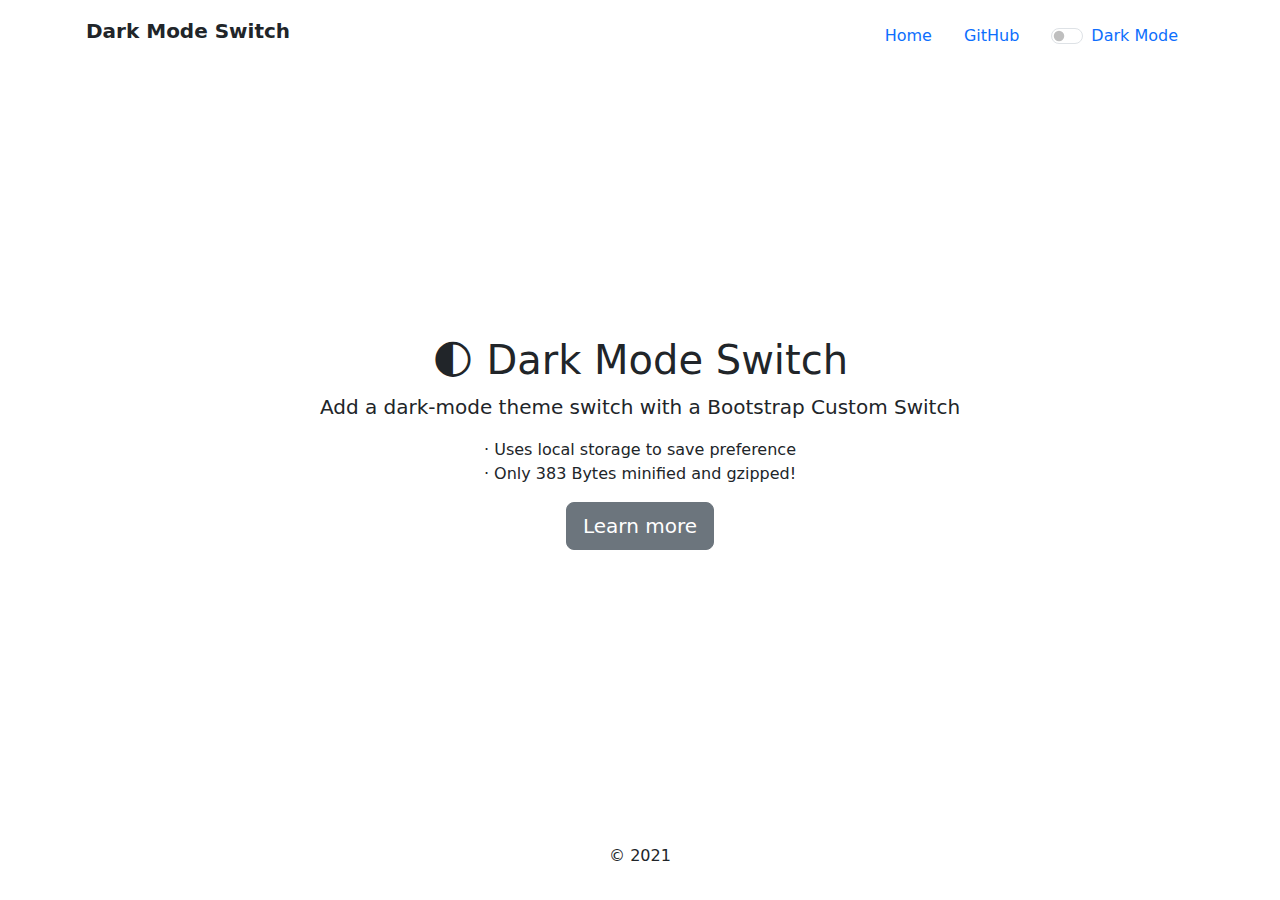
<file: assets/plugins/dark-mode-switch/index.html>
<!doctype html>
<html lang="en" class="h-100">

<head>
  <meta charset="utf-8">
  <meta http-equiv="x-ua-compatible" content="ie=edge">
  <meta name="viewport" content="width=device-width, initial-scale=1">
  <title>Dark Mode Switch</title>
  <meta name="description" content="Add a dark-mode theme toggle with a Bootstrap Custom Switch">

  <link rel="icon"
    href="data:image/svg+xml,<svg xmlns=%22http://www.w3.org/2000/svg%22 viewBox=%220 0 100 100%22><text y=%22.9em%22 font-size=%2280%22>🌓</text></svg>">
  
  <meta property="og:site_name" content="GitHub">
  <meta property="og:image"
    content="https://repository-images.githubusercontent.com/194995309/38db8f80-9db7-11e9-998f-43f2a26d9e0b">
  <meta property="og:title" content="dark-mode-switch">
  <meta property="og:description" content="Add a dark-mode theme toggle with a Bootstrap Custom Switch">
  <meta property="og:url" content="https://coliff.github.io/dark-mode-switch/">
  <link rel="author" href="https://christianoliff.com/">
  <meta name="twitter:creator" content="@christianoliff">
  <meta name="monetization" content="$ilp.uphold.com/Epqzn3YGr2MB">

  <link rel="stylesheet" href="https://cdn.jsdelivr.net/npm/bootstrap@5/dist/css/bootstrap.min.css">

  <!-- IE 11 polyfill for CSS and Custom Properties -->
  <script
    nomodule>window.MSInputMethodContext && document.documentMode && document.write('<link rel="stylesheet" href="https://cdn.jsdelivr.net/npm/bootstrap-ie11@5/css/bootstrap-ie11.min.css"><script src="https://cdn.jsdelivr.net/npm/ie11-custom-properties@4/ie11CustomProperties.min.js"><\/script>');</script>

  <link rel="stylesheet" href="dark-mode.css">

</head>

<body class="bg-white text-center d-flex h-100">

  <div class="container d-flex p-3 mx-auto w-100 flex-column">
    <header class="mb-auto">
      <div class="float-md-start fw-bold fs-5">Dark Mode Switch</div>
      <nav class="nav justify-content-center float-md-end">
        <a class="nav-link active" href="https://coliff.github.io/dark-mode-switch/">Home</a>
        <a class="nav-link" href="https://github.com/coliff/dark-mode-switch" target="_blank">GitHub</a>
        <div class="nav-link">

          <div class="form-check form-switch">
            <input type="checkbox" class="form-check-input" id="darkSwitch">
            <label class="custom-control-label" for="darkSwitch">Dark Mode</label>
          </div>
          <script src="dark-mode-switch.min.js"></script>

        </div>
      </nav>
    </header>

    <main role="main">
      <h1>🌓 Dark Mode Switch</h1>
      <p class="lead">Add a dark-mode theme switch with a Bootstrap Custom Switch</p>
      <ul class="list-unstyled">
        <li>&middot; Uses local storage to save preference</li>
        <li>&middot; Only 383 Bytes minified and gzipped!</li>
      </ul>
      <p>
        <a href="https://github.com/coliff/dark-mode-switch" target="_blank" rel="noopener"
          class="btn btn-lg btn-secondary">
          Learn more
        </a>
      </p>
    </main>

    <footer class="mt-auto">
      <p>&copy; 2021</p>
    </footer>

  </div>
</body>

</html>
</file>
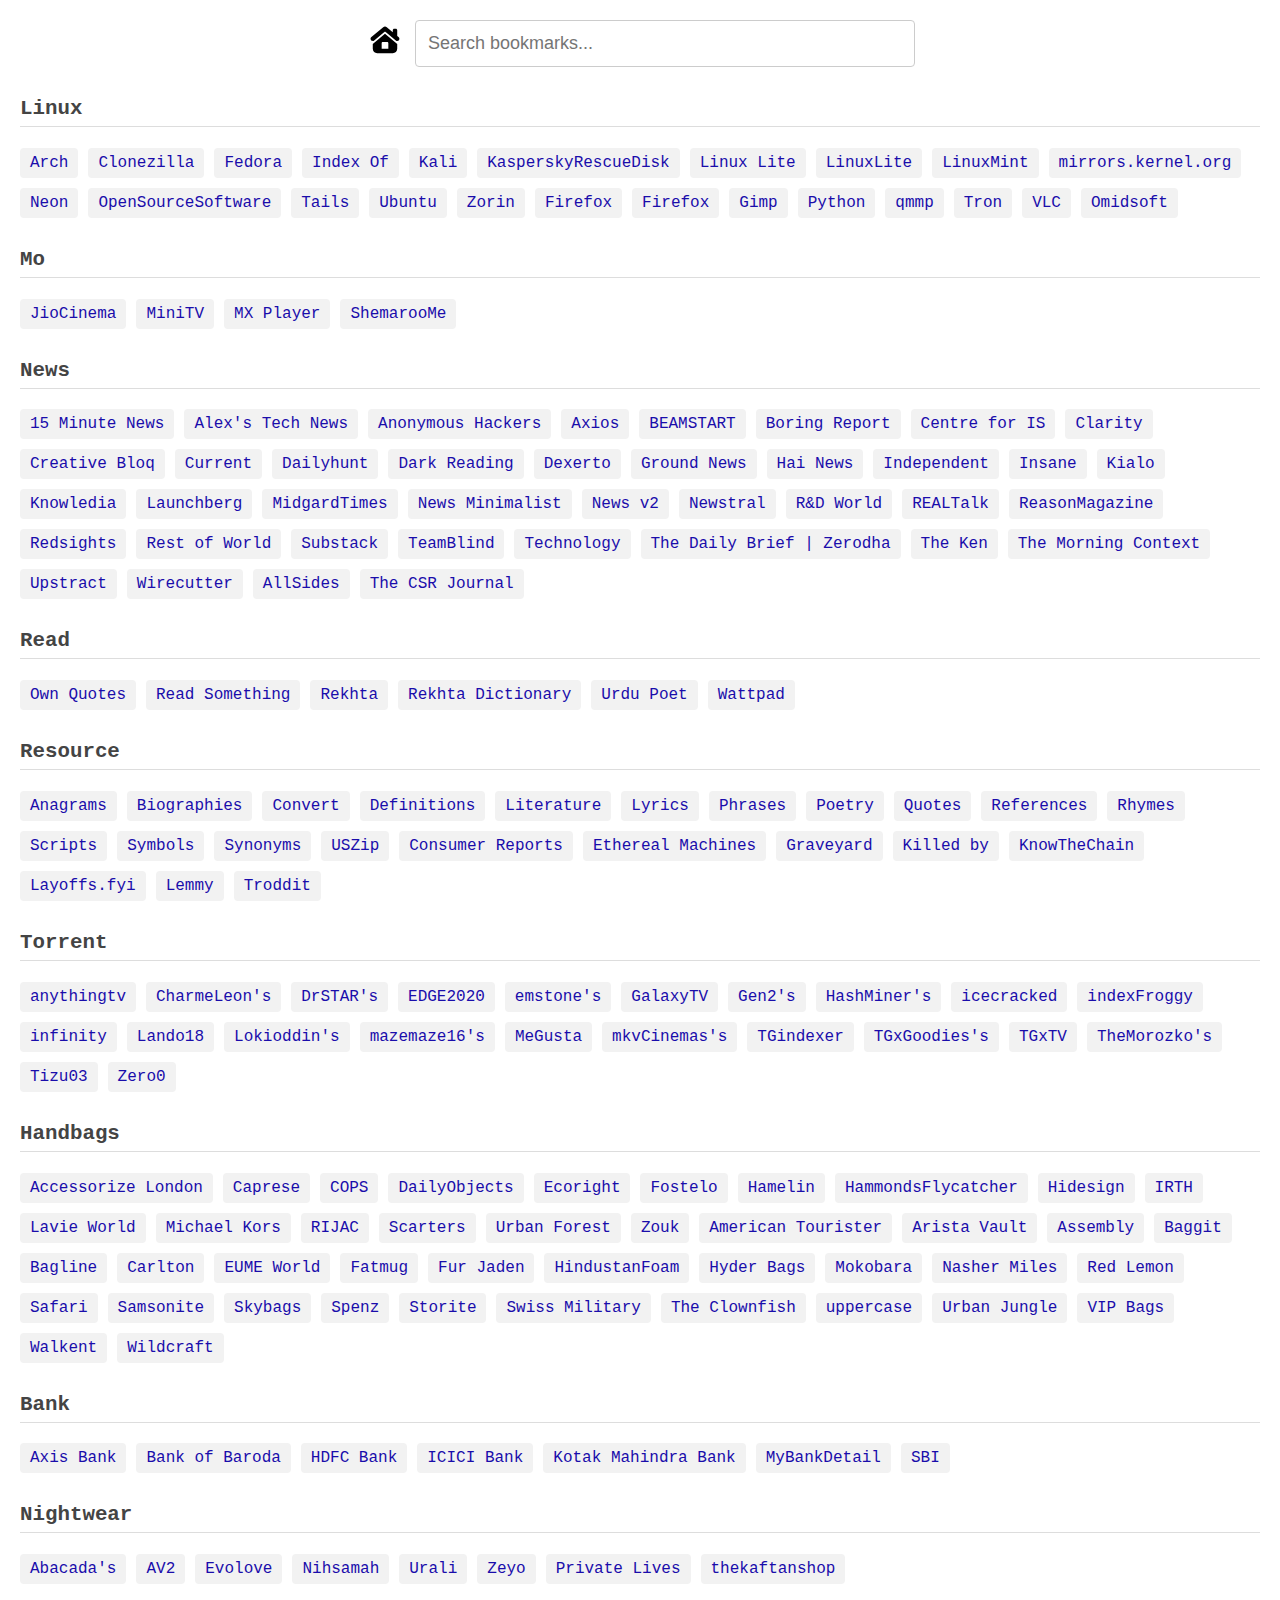
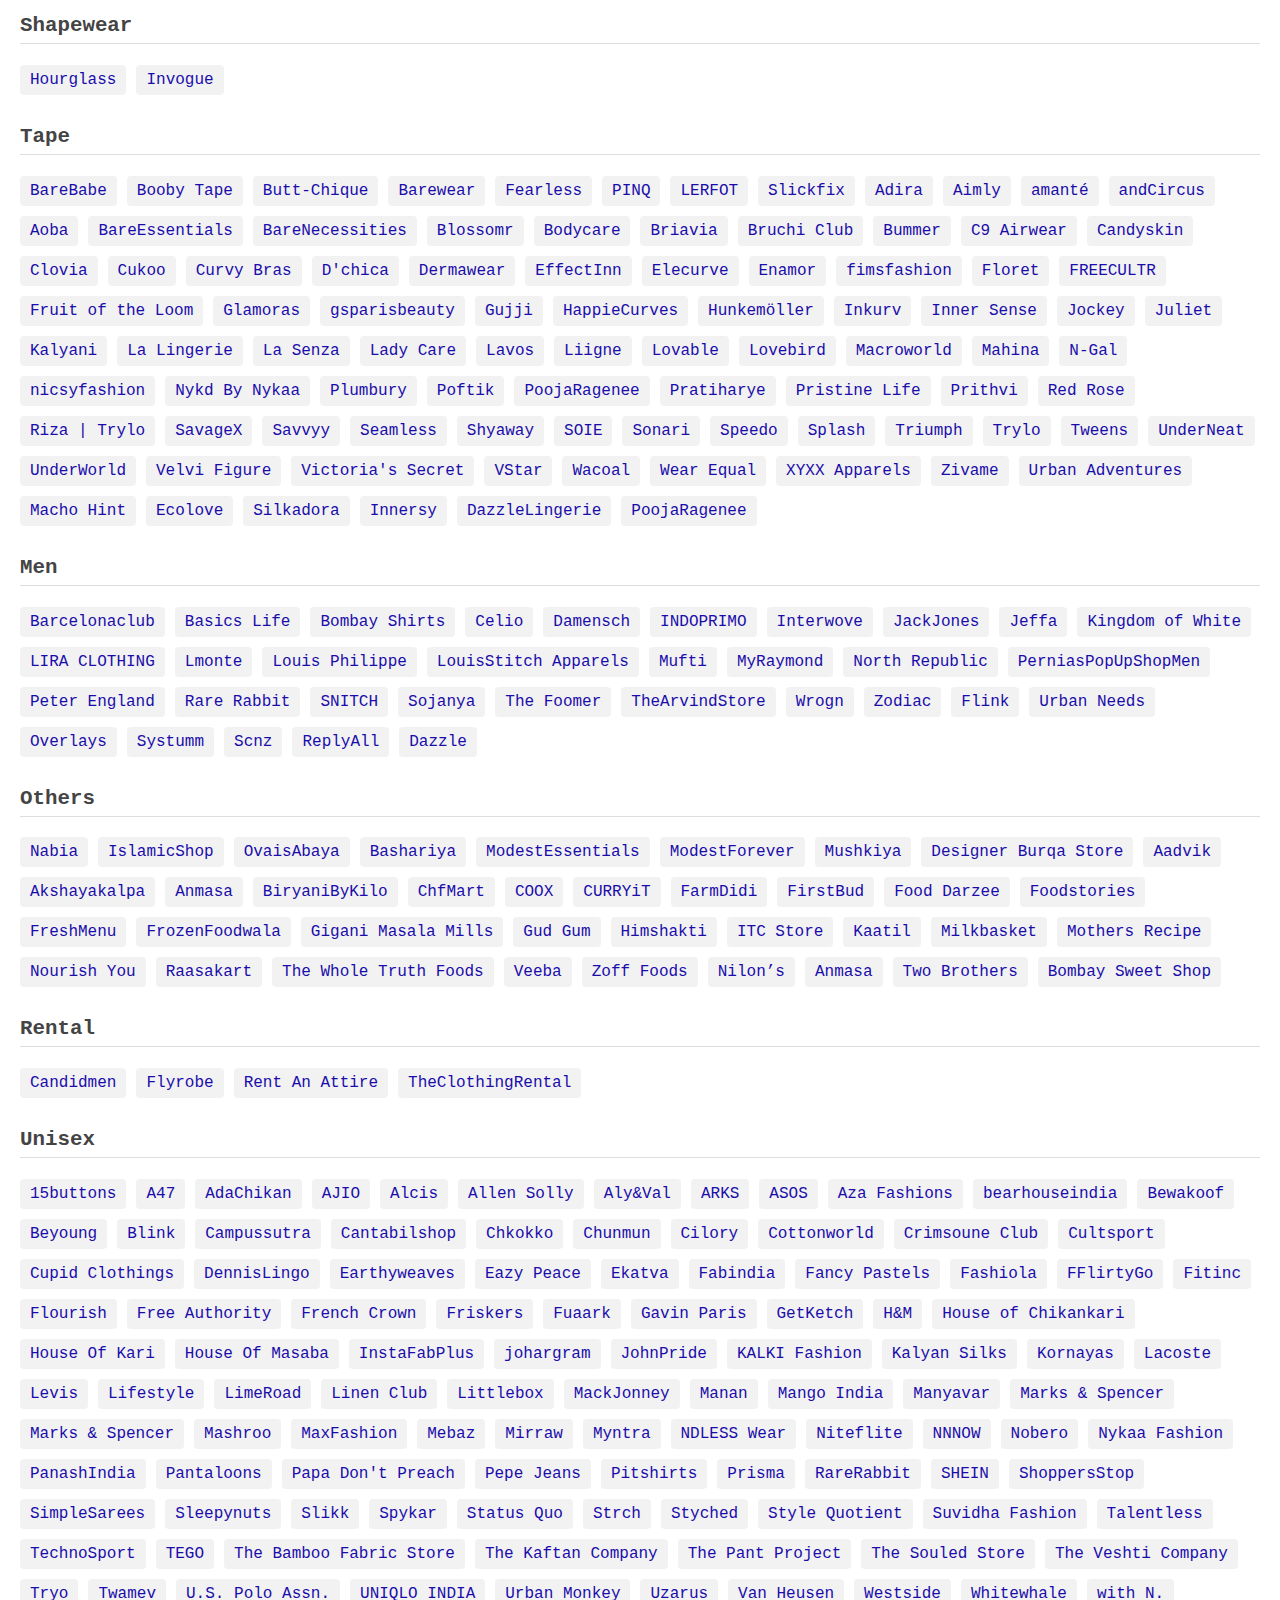
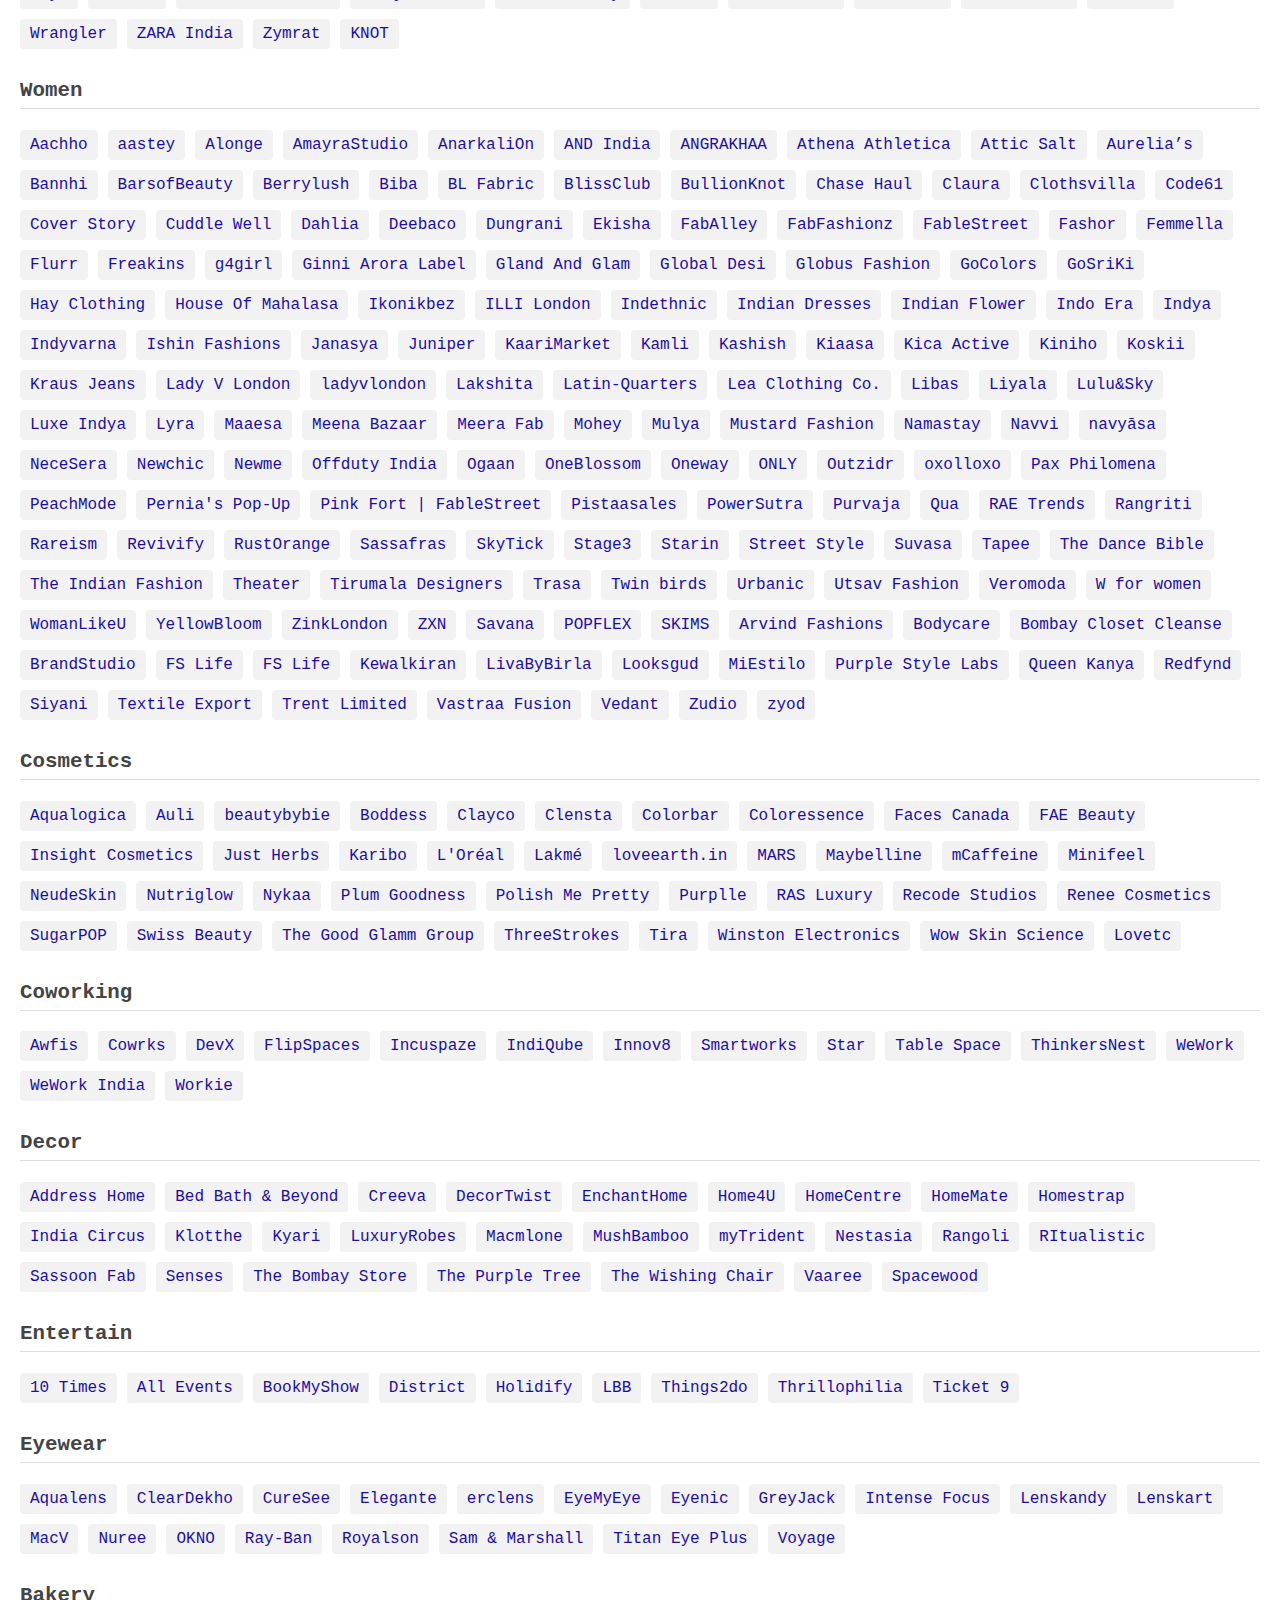
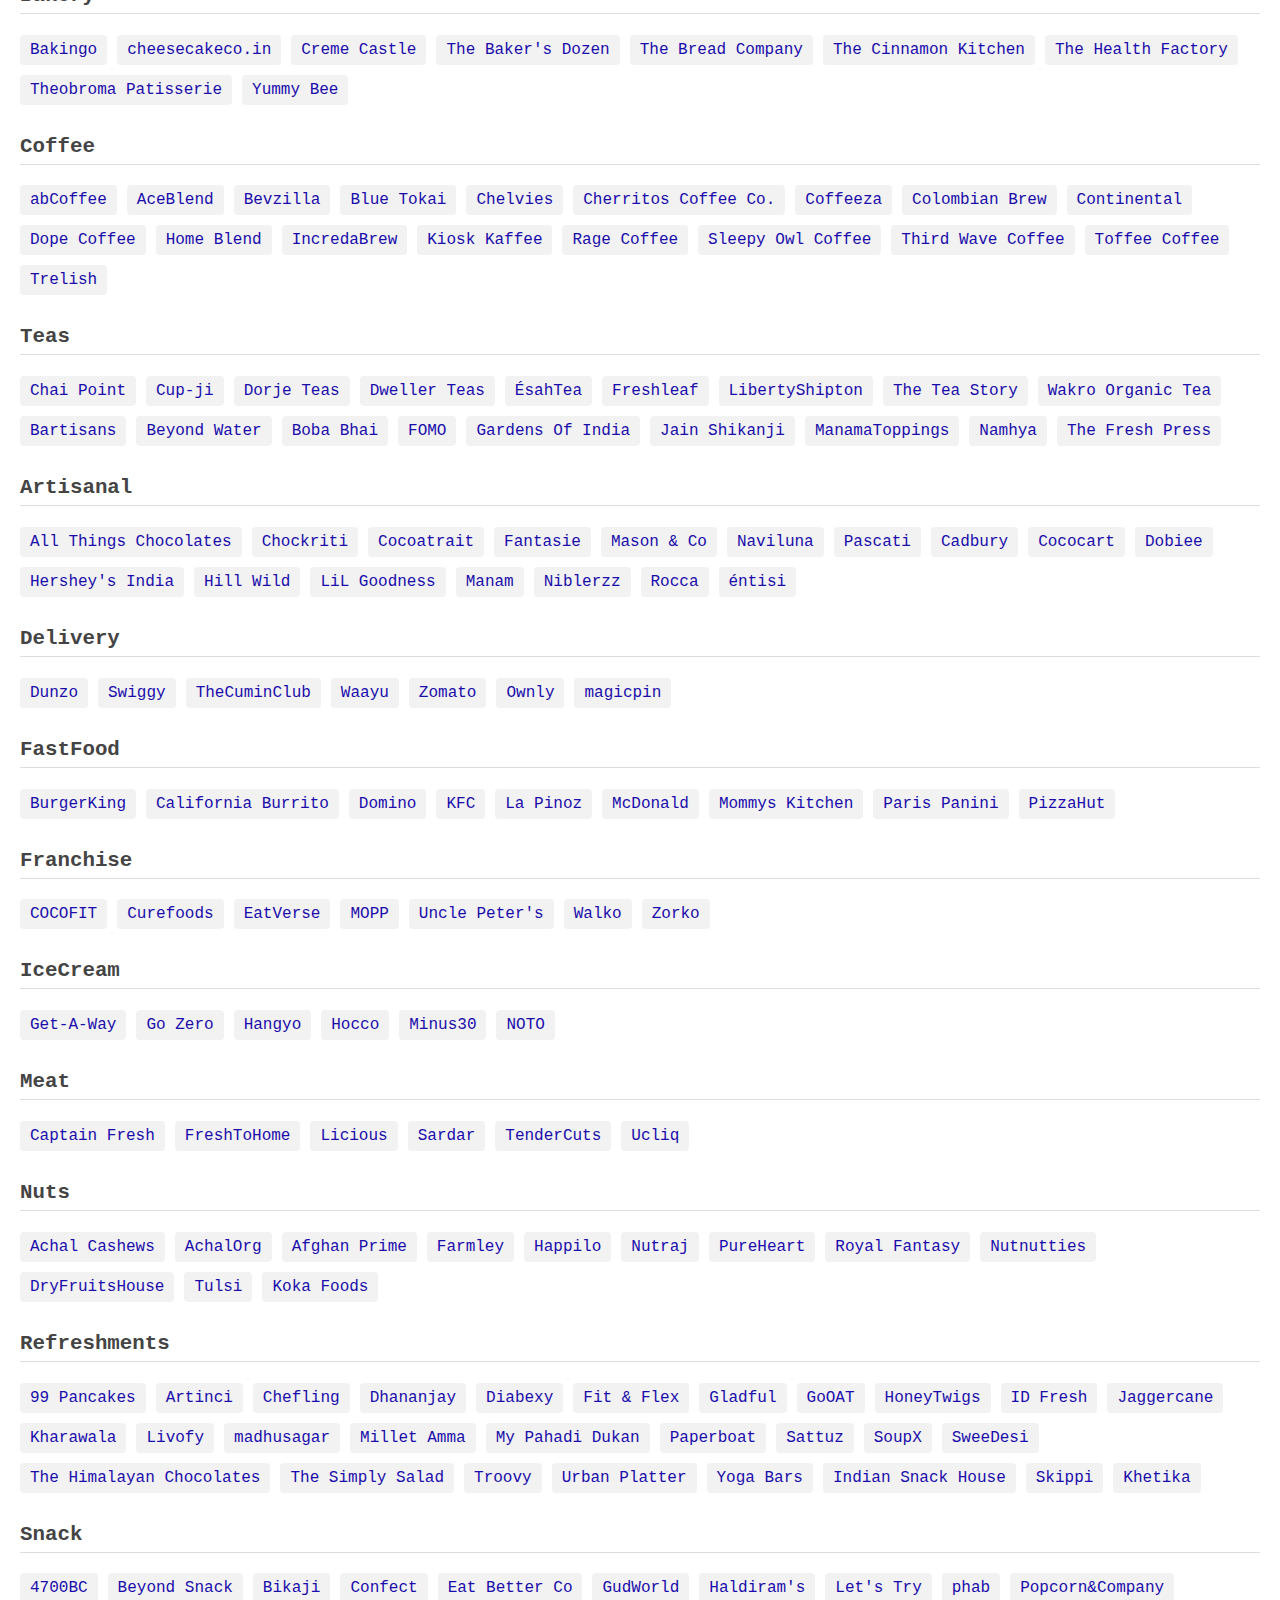
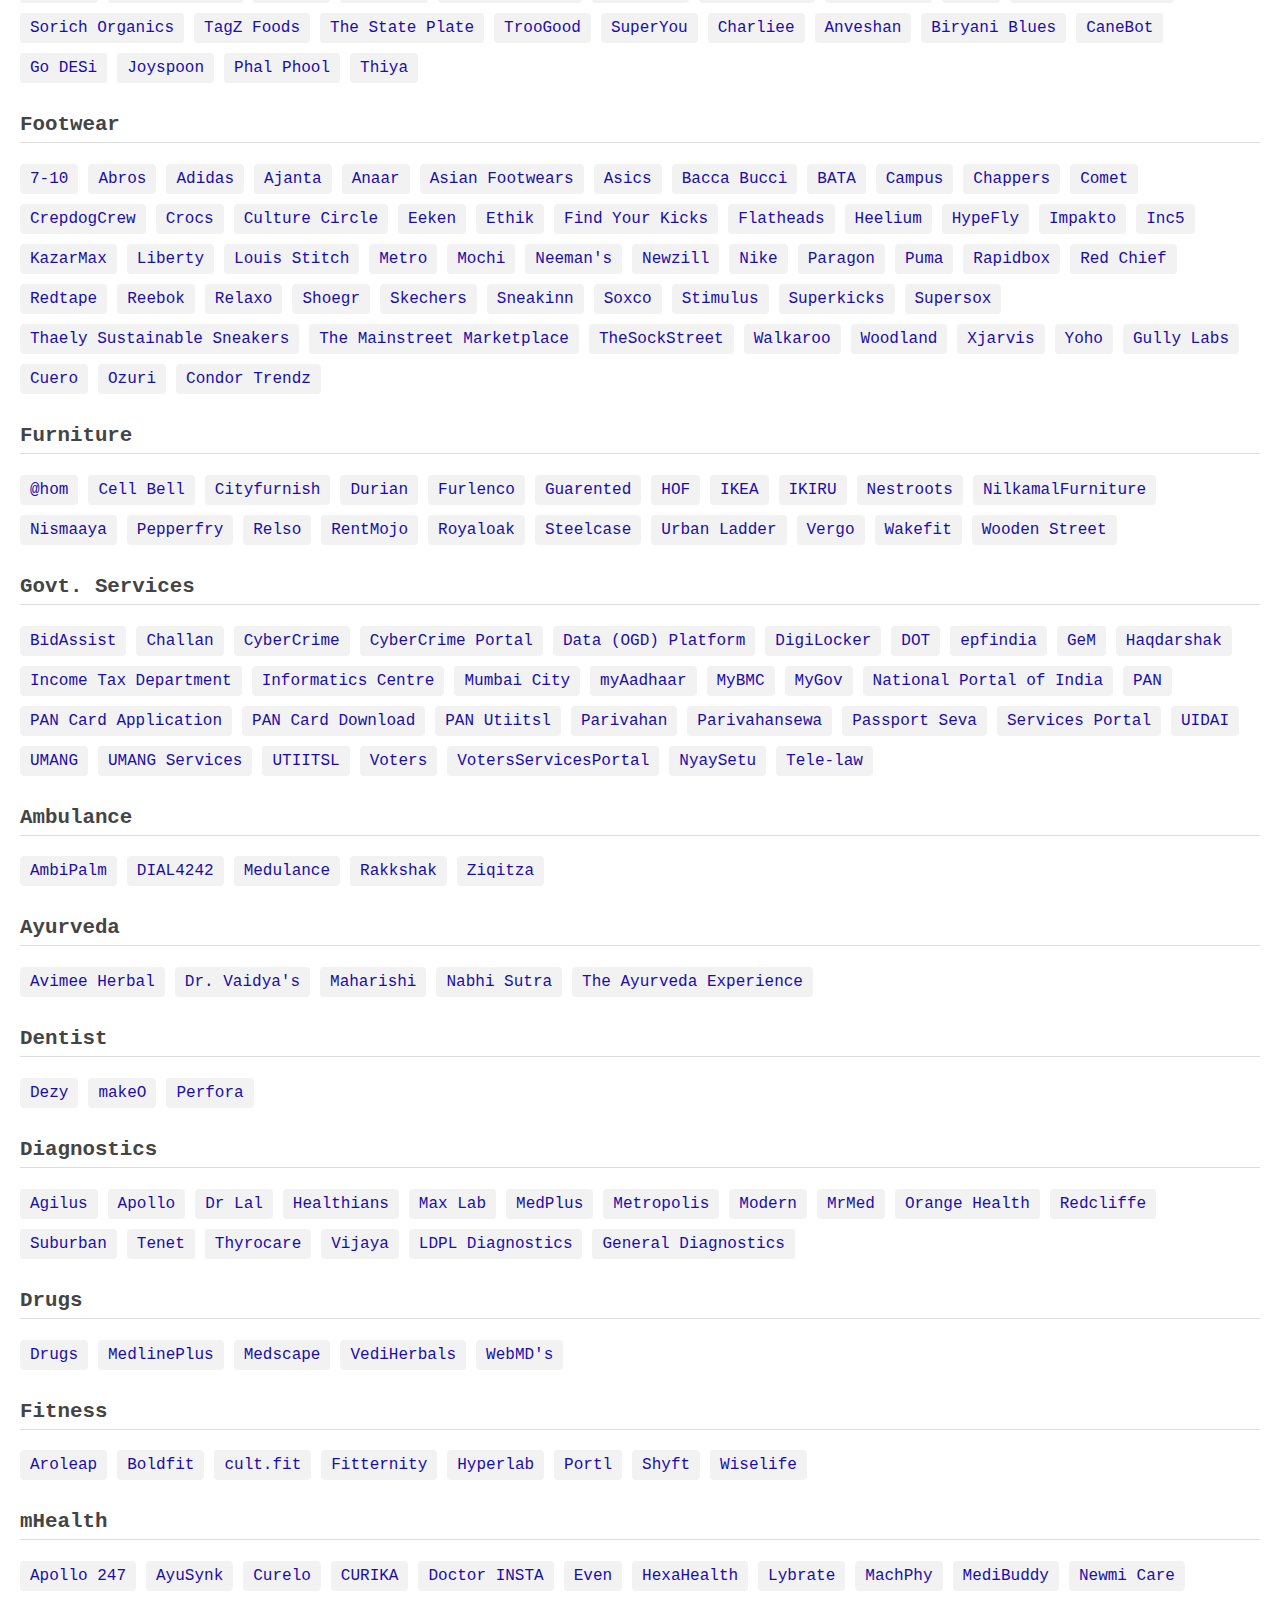
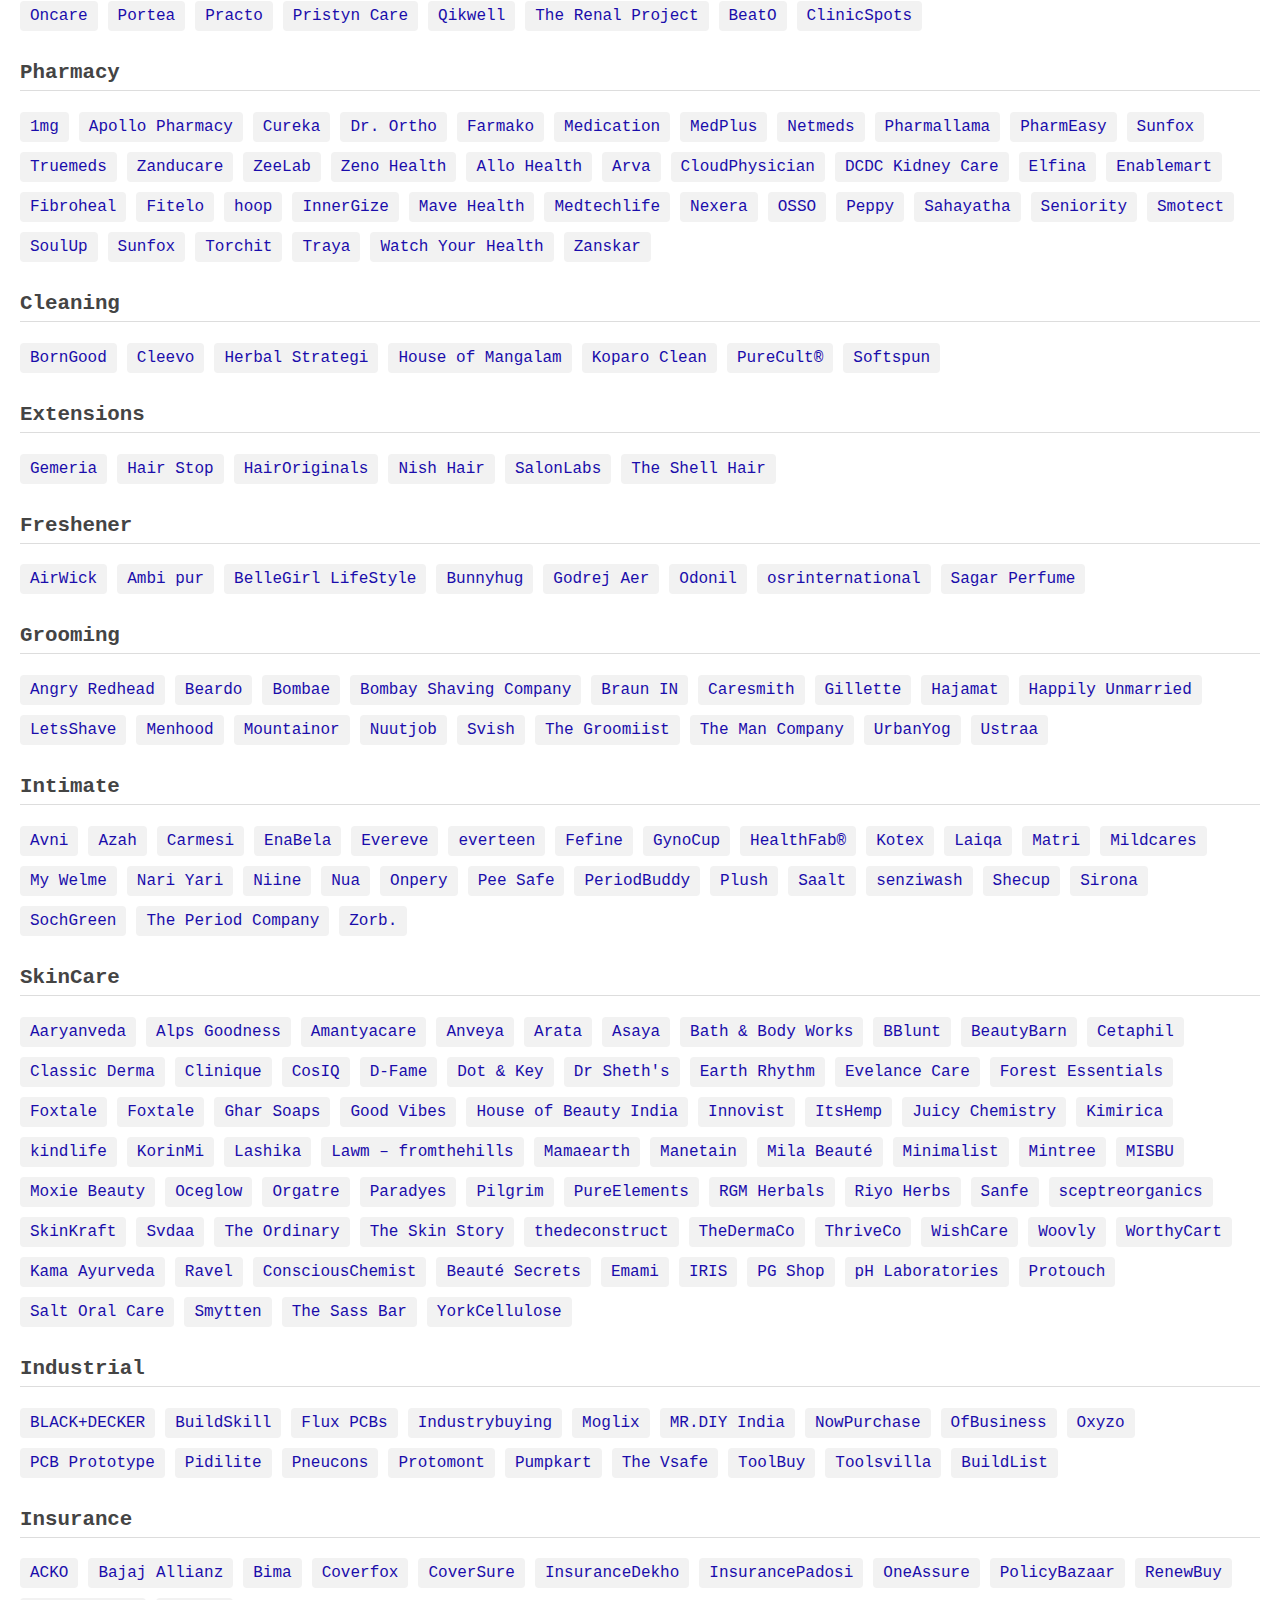
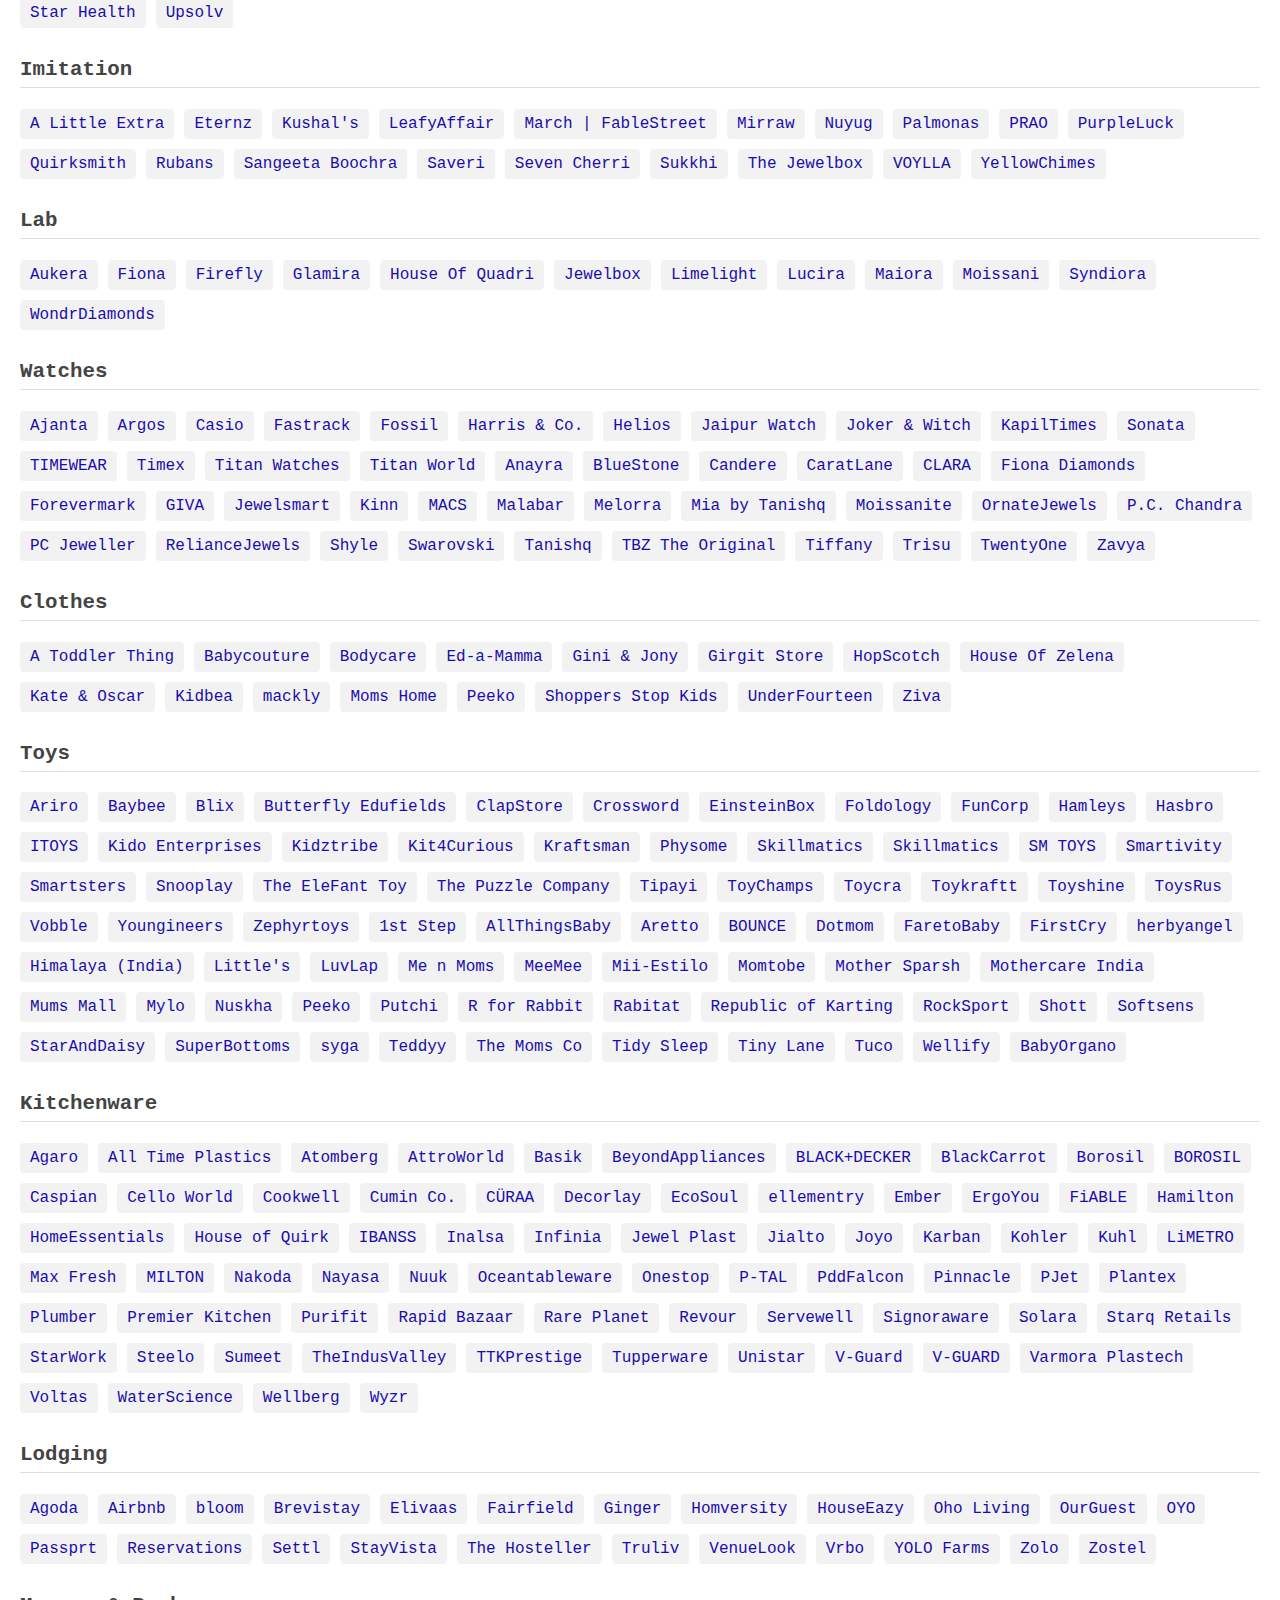
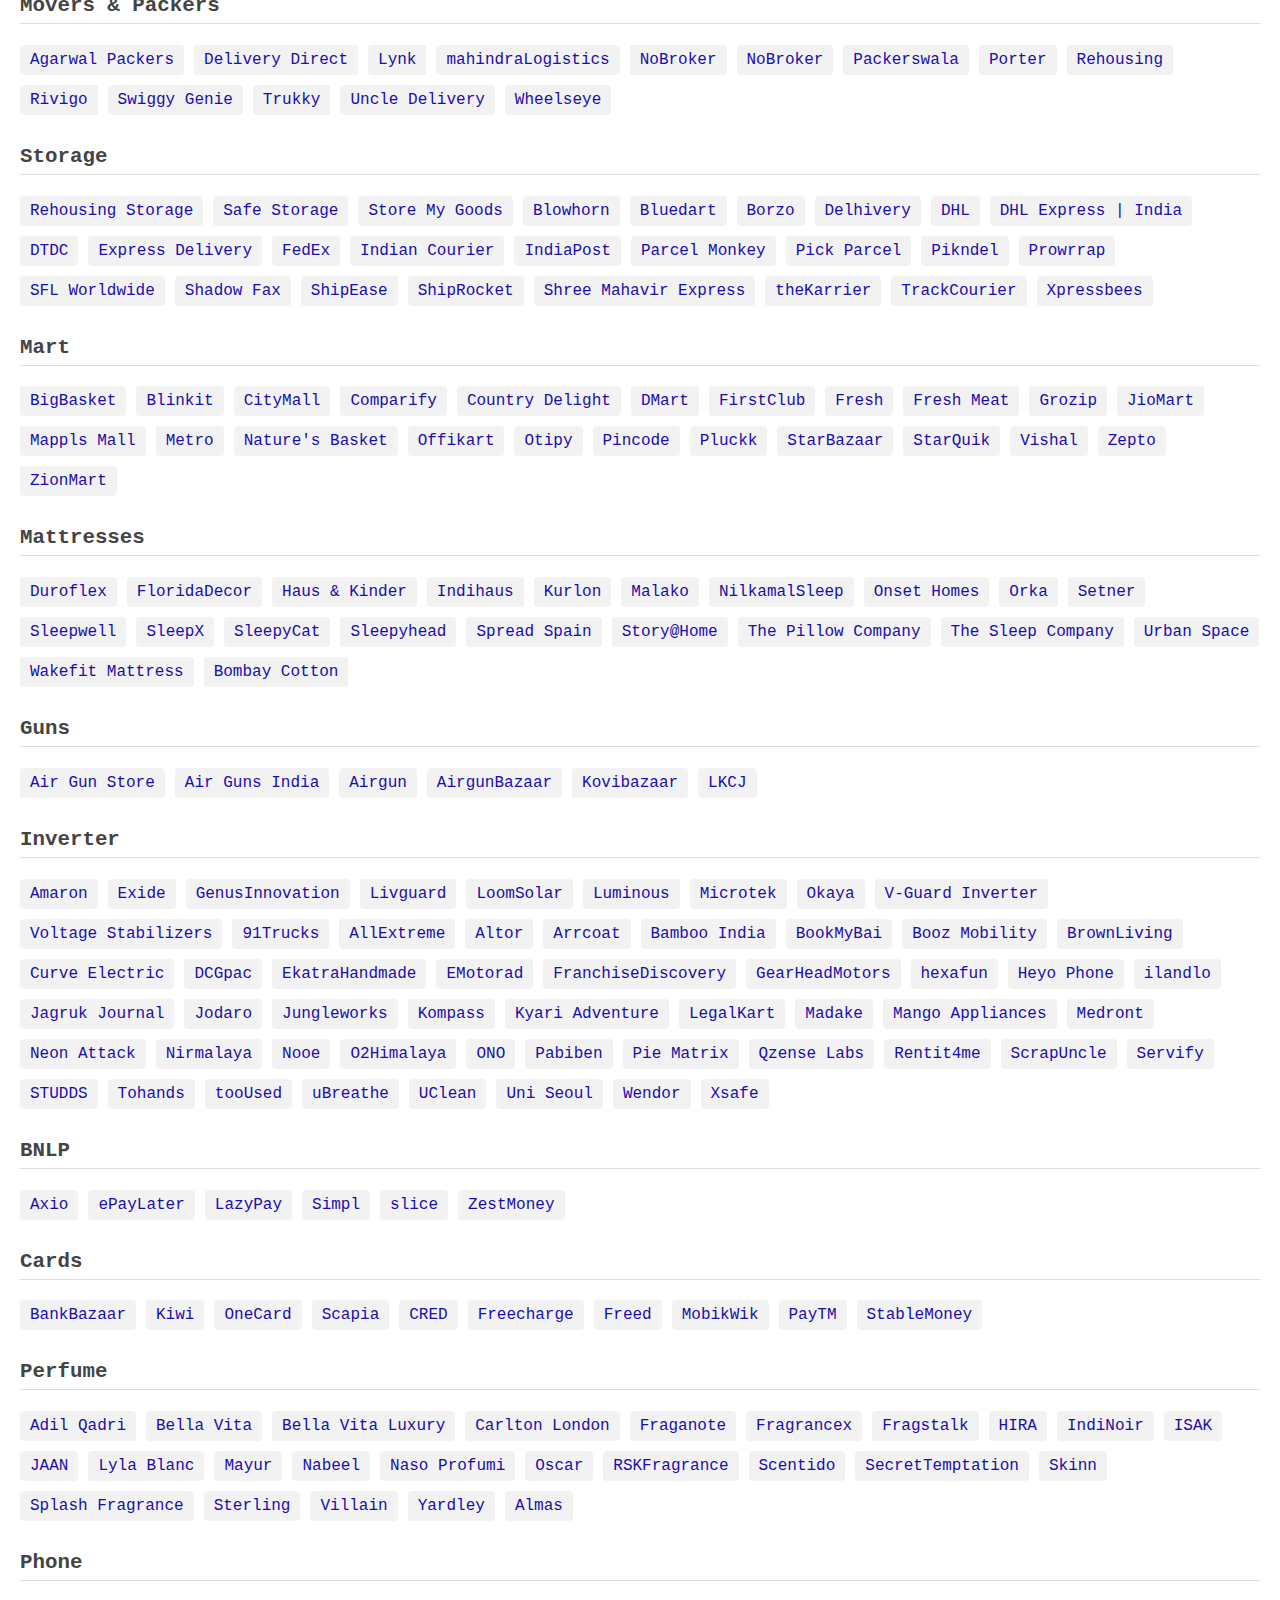
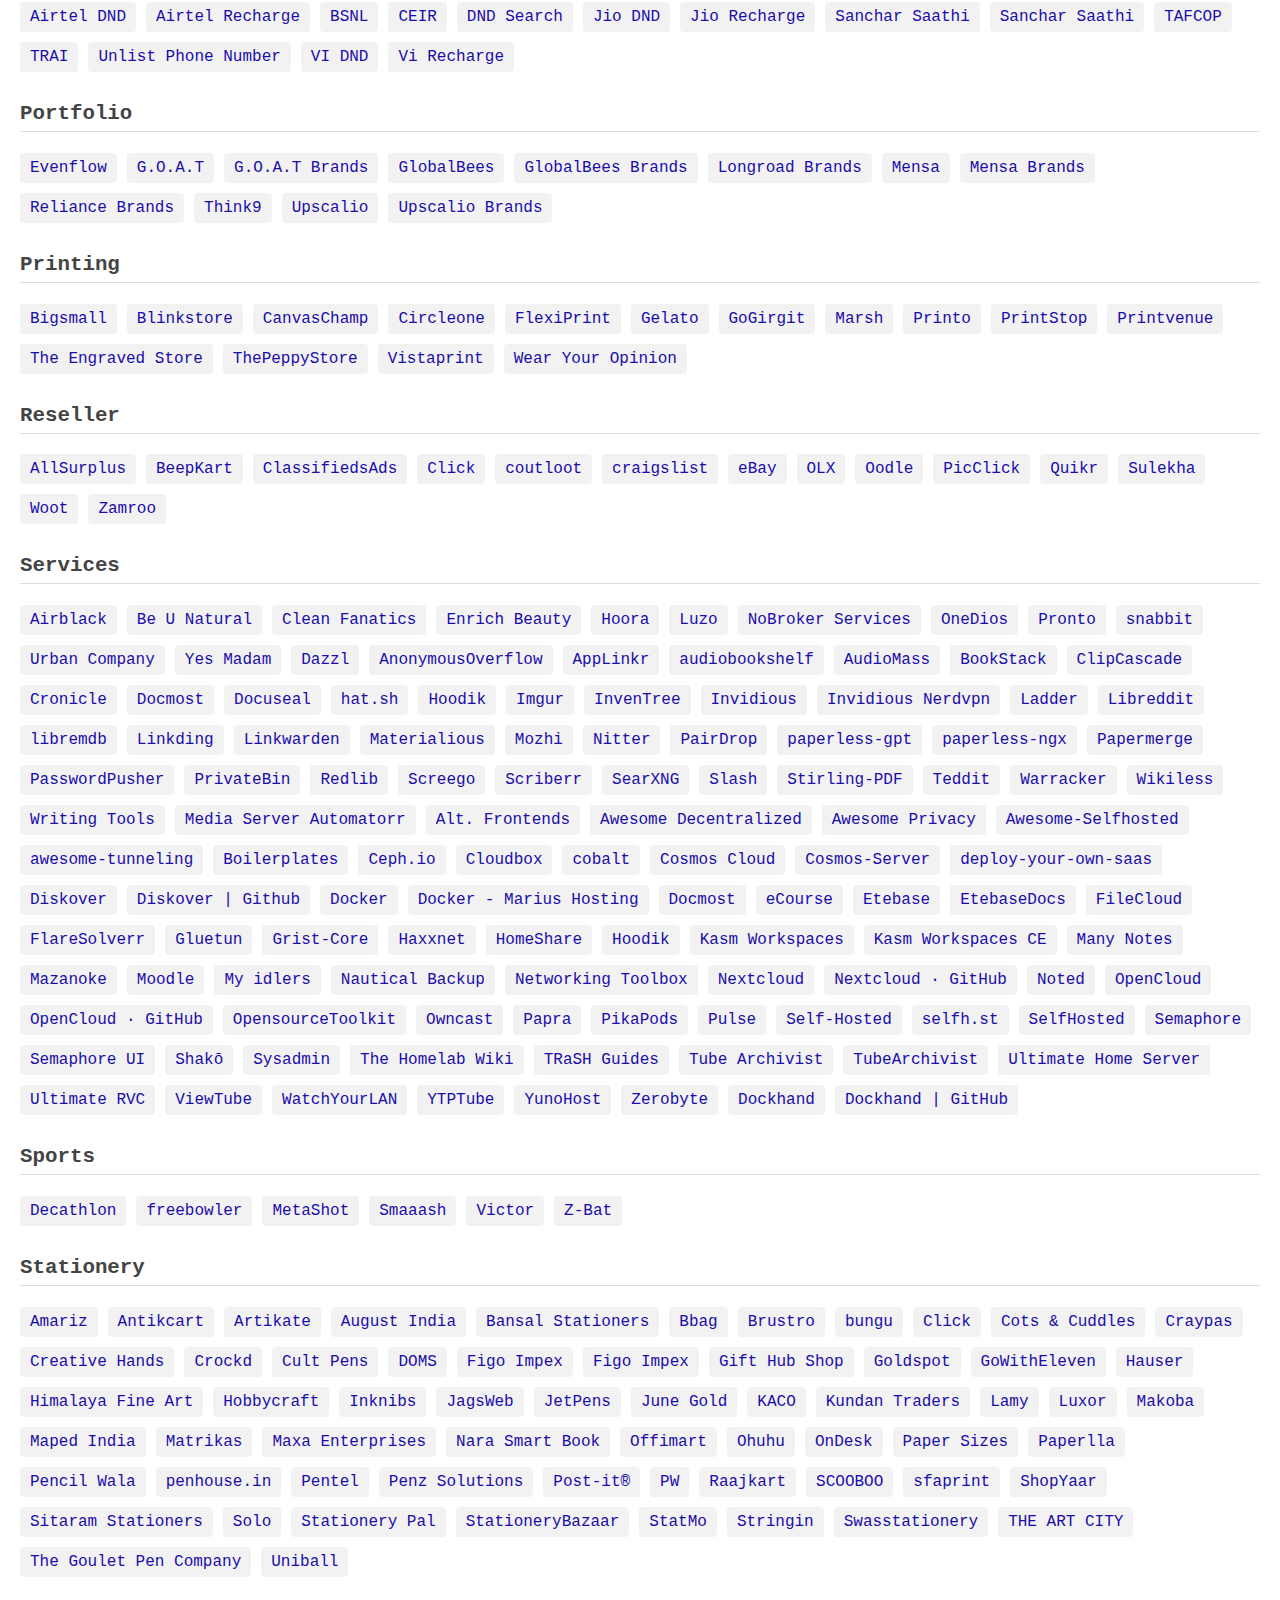
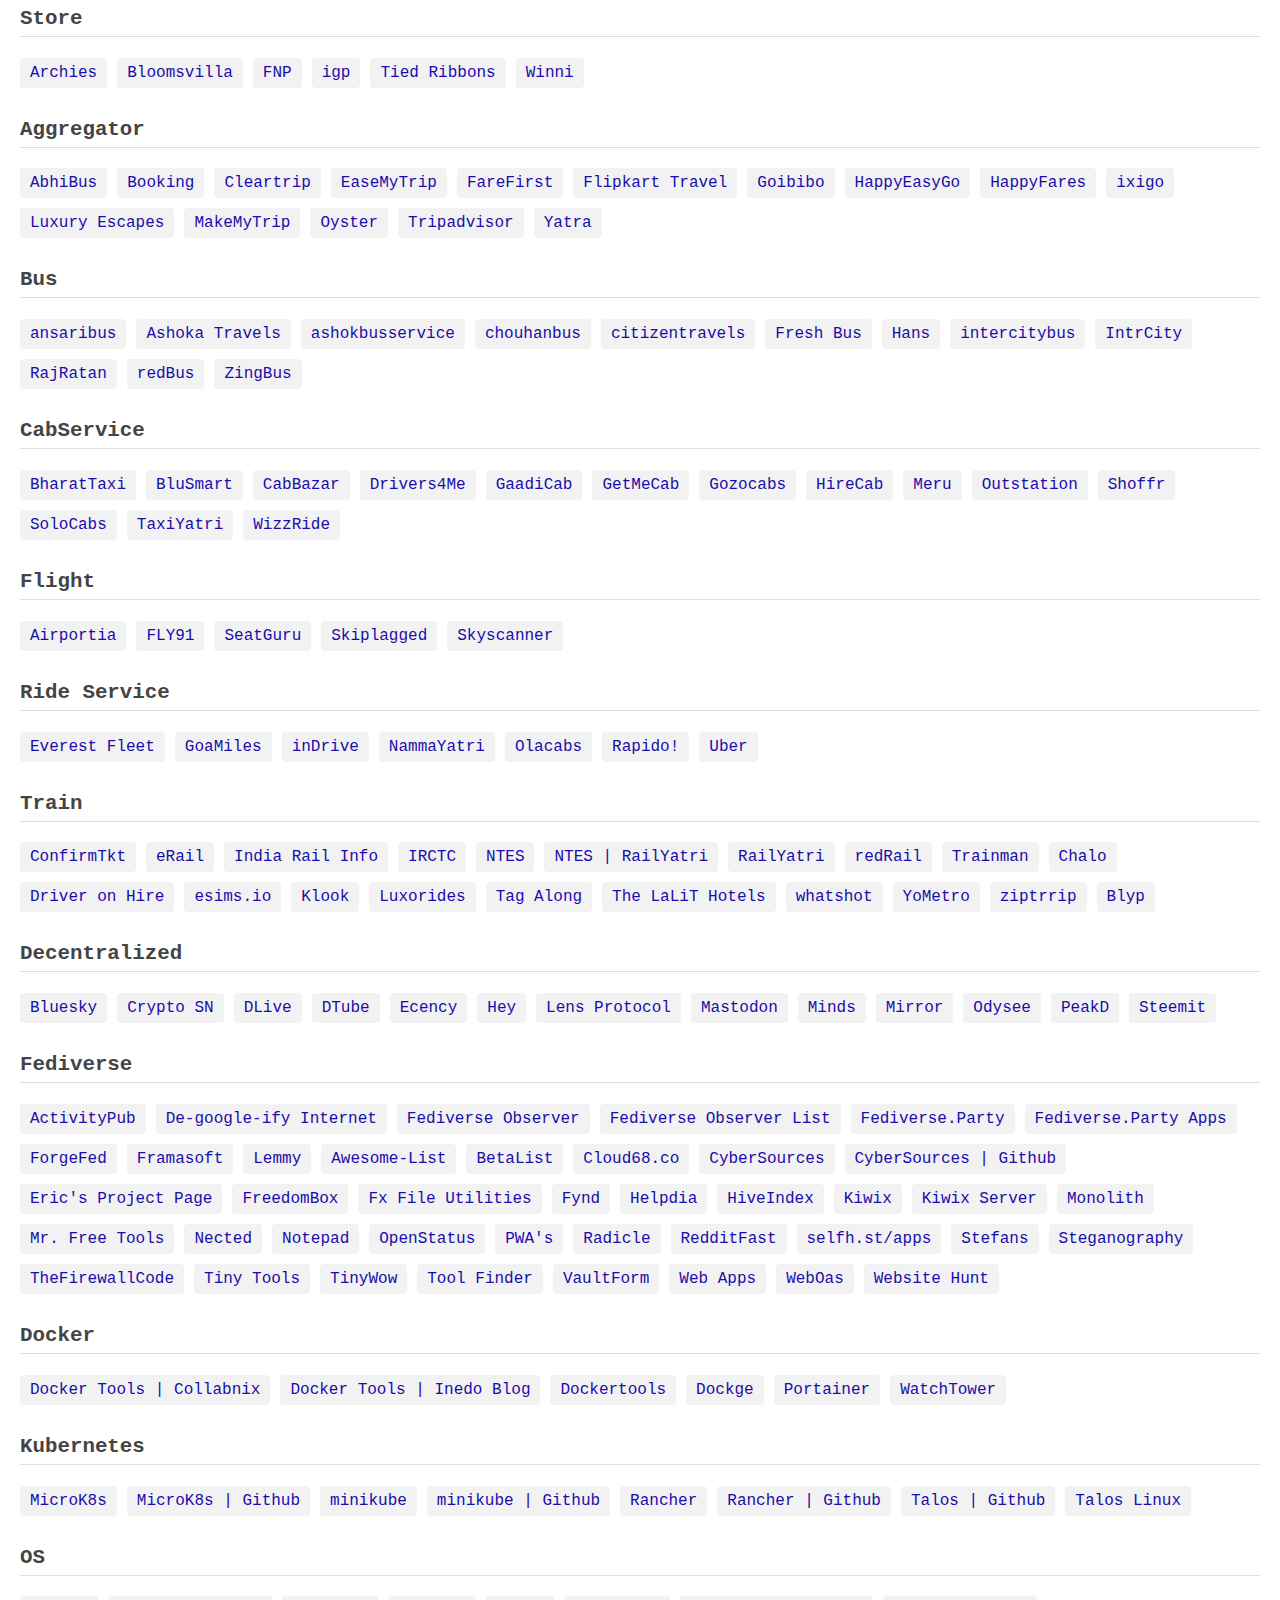
<file: favorites.html>
<!DOCTYPE html>
<html lang="en">
<head>
  <meta charset="UTF-8" />
  <meta name="viewport" content="width=device-width, initial-scale=1.0" />
  <title>Searchable Bookmarks - Responsive</title>
  <style>
    body {
      font-family: Comic Sans MS, 'Courier New', monospace;
      margin: 0;
      padding: 20px;
      box-sizing: border-box;
      max-width: 100%;
    }
    #searchWrapper {
      display: flex;
      flex-wrap: wrap;
      justify-content: center;
      align-items: center;
      gap: 10px;
      margin-bottom: 30px;
    }
    #homeIcon {
      height: 40px;
      width: 40px;
      cursor: pointer;
      fill: #000;
      flex-shrink: 0;
    }
    #searchBox {
      flex: 1 1 300px;
      padding: 12px;
      font-size: 18px;
      border: 1px solid #ccc;
      border-radius: 4px;
      box-sizing: border-box;
      max-width: 500px;
      min-width: 200px;
    }
    h3 {
      width: 100%;
      margin-top: 30px;
      color: #444;
      border-bottom: 1px solid #ddd;
      padding-bottom: 6px;
      font-size: 1.3rem;
    }
    .category {
      display: flex;
      flex-wrap: wrap;
      gap: 10px;
    }
    .category a {
      display: inline-block;
      padding: 6px 10px;
      text-decoration: none;
      font-size: 16px;
      color: #1a0dab;
      background-color: #f2f2f2;
      border-radius: 4px;
      white-space: nowrap;
      overflow: hidden;
      text-overflow: ellipsis;
      max-width: 100%;
    }
    .category a:hover {
      background-color: #e0e0e0;
      text-decoration: underline;
    }
    @media (max-width: 480px) {
      #searchBox {
        width: 100%;
      }
      .category a {
        flex: 1 1 100%;
      }
    }
  </style>
</head>
<body>
<div id="searchWrapper">
  <a href="index.html" title="Home" aria-label="Home">
    <svg id="homeIcon" xmlns="http://www.w3.org/2000/svg" viewBox="0 0 72 72">
      <path d="M 36 10 C 34.861 10 33.722922 10.386609 32.794922 11.162109 L 11.517578 28.941406 C 10.052578 30.165406 9.5519375 32.270219 10.460938 33.949219 C 11.711938 36.258219 14.661453 36.740437 16.564453 35.148438 L 35.359375 19.445312 C 35.730375 19.135313 36.269625 19.135313 36.640625 19.445312 L 55.435547 35.148438 C 56.183547 35.774437 57.093047 36.078125 57.998047 36.078125 C 59.171047 36.078125 60.333953 35.567219 61.126953 34.574219 C 62.503953 32.850219 62.112922 30.303672 60.419922 28.888672 L 58 26.867188 L 58 16.667969 C 58 15.194969 56.805984 14 55.333984 14 L 52.667969 14 C 51.194969 14 50 15.194969 50 16.667969 L 50 20.181641 L 39.205078 11.162109 C 38.277078 10.386609 37.139 10 36 10 z M 35.996094 22.925781 L 13.996094 41.302734 L 13.996094 50 C 13.996094 54.418 17.578094 58 21.996094 58 L 49.996094 58 C 54.414094 58 57.996094 54.418 57.996094 50 L 57.996094 41.302734 L 35.996094 22.925781 z M 32 38 L 40 38 C 41.105 38 42 38.895 42 40 L 42 50 L 30 50 L 30 40 C 30 38.895 30.895 38 32 38 z"></path>
    </svg>
  </a>
  <input type="text" id="searchBox" placeholder="Search bookmarks..." />
</div>
<div id="bookmarksContainer">
<h3>Linux</h3>
<div class='category'>
  <a href="https://geo.mirror.pkgbuild.com/iso/" target="_blank">Arch</a>
  <a href="https://clonezilla.org/downloads/" target="_blank">Clonezilla</a>
  <a href="https://mirror.yer.az/fedora/releases/" target="_blank">Fedora</a>
  <a href="https://mirror.freedif.org/" target="_blank">Index Of</a>
  <a href="https://kali.download/base-images/" target="_blank">Kali</a>
  <a href="https://devbuilds.s.kaspersky-labs.com/krd/" target="_blank">KasperskyRescueDisk</a>
  <a href="https://mirror.clarkson.edu/linux-lite/isos/" target="_blank">Linux Lite</a>
  <a href="https://repo.linuxliteos.com/linuxlite/isos/" target="_blank">LinuxLite</a>
  <a href="https://mirrors.edge.kernel.org/linuxmint/" target="_blank">LinuxMint</a>
  <a href="https://mirrors.edge.kernel.org/" target="_blank">mirrors.kernel.org</a>
  <a href="https://files.kde.org/neon/images/" target="_blank">Neon</a>
  <a href="https://mirror.csclub.uwaterloo.ca/" target="_blank">OpenSourceSoftware</a>
  <a href="https://mirrors.edge.kernel.org/tails/" target="_blank">Tails</a>
  <a href="https://cdimage.ubuntu.com/" target="_blank">Ubuntu</a>
  <a href="https://mirror.freedif.org/zorin/" target="_blank">Zorin</a>
  <a href="https://ftp.mozilla.org/pub/firefox/" target="_blank">Firefox</a>
  <a href="https://ftp.mozilla.org/pub/mozilla.org/firefox/releases/" target="_blank">Firefox</a>
  <a href="https://download.gimp.org/gimp/" target="_blank">Gimp</a>
  <a href="https://www.python.org/ftp/python/" target="_blank">Python</a>
  <a href="https://qmmp.ylsoftware.com/files/" target="_blank">qmmp</a>
  <a href="https://bmrf.org/repos/tron/" target="_blank">Tron</a>
  <a href="https://download.videolan.org/pub/videolan/" target="_blank">VLC</a>
  <a href="https://www.omidsoft.com/download-sys/" target="_blank">Omidsoft</a>
</div>
<h3>Mo</h3>
<div class='category'>
  <a href="https://www.jiocinema.com/" target="_blank">JioCinema</a>
  <a href="https://www.amazon.in/minitv" target="_blank">MiniTV</a>
  <a href="https://www.mxplayer.in/" target="_blank">MX Player</a>
  <a href="https://www.shemaroome.com/" target="_blank">ShemarooMe</a>
</div>
<h3>News</h3>
<div class='category'>
  <a href="https://www.15minutenews.com/technology/" target="_blank">15 Minute News</a>
  <a href="https://news.ktzsystems.com/atn/" target="_blank">Alex's Tech News</a>
  <a href="https://www.anonymoushackers.net/" target="_blank">Anonymous Hackers</a>
  <a href="https://www.axios.com/technology#" target="_blank">Axios</a>
  <a href="https://beamstart.com/category/technology" target="_blank">BEAMSTART</a>
  <a href="https://www.boringreport.org/app" target="_blank">Boring Report</a>
  <a href="https://cis-india.org/" target="_blank">Centre for IS</a>
  <a href="https://useclarity.com/" target="_blank">Clarity</a>
  <a href="https://www.creativebloq.com/news" target="_blank">Creative Bloq</a>
  <a href="https://current.news/" target="_blank">Current</a>
  <a href="https://m.dailyhunt.in/news/india/english/technology" target="_blank">Dailyhunt</a>
  <a href="https://www.darkreading.com/" target="_blank">Dark Reading</a>
  <a href="https://www.dexerto.com/tech/" target="_blank">Dexerto</a>
  <a href="https://ground.news/" target="_blank">Ground News</a>
  <a href="https://hai.news/" target="_blank">Hai News</a>
  <a href="https://www.independent.co.uk/asia" target="_blank">Independent</a>
  <a href="https://www.theinsaneapp.com/" target="_blank">Insane</a>
  <a href="https://www.kialo.com/" target="_blank">Kialo</a>
  <a href="https://news.knowledia.com/IN,US/en/search?query=&category=science_and_technology" target="_blank">Knowledia</a>
  <a href="https://launchberg.com/" target="_blank">Launchberg</a>
  <a href="https://moviesr.net/" target="_blank">MidgardTimes</a>
  <a href="https://www.newsminimalist.com/" target="_blank">News Minimalist</a>
  <a href="https://newsv2.com/live" target="_blank">News v2</a>
  <a href="https://newstral.com/en/topics/technology" target="_blank">Newstral</a>
  <a href="https://www.rdworldonline.com/" target="_blank">R&D World</a>
  <a href="https://newsnap.space/" target="_blank">REALTalk</a>
  <a href="https://reason.com/" target="_blank">ReasonMagazine</a>
  <a href="https://redseer.com/insights/" target="_blank">Redsights</a>
  <a href="https://restofworld.org/" target="_blank">Rest of World</a>
  <a href="https://substack.com/" target="_blank">Substack</a>
  <a href="https://www.teamblind.com/topics/Industries/Tech" target="_blank">TeamBlind</a>
  <a href="https://inshorts.com/en/read/technology" target="_blank">Technology</a>
  <a href="https://thedailybriefing.substack.com/" target="_blank">The Daily Brief | Zerodha</a>
  <a href="https://the-ken.com/" target="_blank">The Ken</a>
  <a href="https://themorningcontext.com/" target="_blank">The Morning Context</a>
  <a href="https://upstract.com/" target="_blank">Upstract</a>
  <a href="https://www.nytimes.com/wirecutter/electronics/" target="_blank">Wirecutter</a>
  <a href="https://www.allsides.com/unbiased-balanced-news" target="_blank">AllSides</a>
  <a href="https://thecsrjournal.in/" target="_blank">The CSR Journal</a>
</div>
<h3>Read</h3>
<div class='category'>
  <a href="https://ownquotes.com/" target="_blank">Own Quotes</a>
  <a href="https://readsomethingwonderful.com/" target="_blank">Read Something</a>
  <a href="https://www.rekhta.org/" target="_blank">Rekhta</a>
  <a href="https://www.rekhtadictionary.com/" target="_blank">Rekhta Dictionary</a>
  <a href="https://urdupoet.net/" target="_blank">Urdu Poet</a>
  <a href="https://www.wattpad.com/" target="_blank">Wattpad</a>
</div>
<h3>Resource</h3>
<div class='category'>
  <a href="https://www.anagrams.net/" target="_blank">Anagrams</a>
  <a href="https://www.biographies.net/" target="_blank">Biographies</a>
  <a href="https://www.convert.net/" target="_blank">Convert</a>
  <a href="https://www.definitions.net/" target="_blank">Definitions</a>
  <a href="https://www.literature.com/" target="_blank">Literature</a>
  <a href="https://www.lyrics.com/" target="_blank">Lyrics</a>
  <a href="https://www.phrases.com/" target="_blank">Phrases</a>
  <a href="https://www.poetry.com/" target="_blank">Poetry</a>
  <a href="https://www.quotes.net/" target="_blank">Quotes</a>
  <a href="https://www.references.net/" target="_blank">References</a>
  <a href="https://www.rhymes.com/" target="_blank">Rhymes</a>
  <a href="https://www.scripts.com/" target="_blank">Scripts</a>
  <a href="https://www.symbols.com/" target="_blank">Symbols</a>
  <a href="https://www.synonyms.com/" target="_blank">Synonyms</a>
  <a href="https://www.uszip.com/" target="_blank">USZip</a>
  <a href="https://www.consumerreports.org/" target="_blank">Consumer Reports</a>
  <a href="https://etherealmachines.com/" target="_blank">Ethereal Machines</a>
  <a href="https://killedbygoogle.com/" target="_blank">Graveyard</a>
  <a href="https://killedby.tech/" target="_blank">Killed by</a>
  <a href="https://knowthechain.org/" target="_blank">KnowTheChain</a>
  <a href="https://layoffs.fyi/" target="_blank">Layoffs.fyi</a>
  <a href="https://lemmy.sdf.org/" target="_blank">Lemmy</a>
  <a href="https://www.troddit.com/" target="_blank">Troddit</a>
</div>
<h3>Torrent</h3>
<div class='category'>
  <a href="https://torrentgalaxy.one/get-posts/user:anythingtv" target="_blank">anythingtv</a>
  <a href="https://1337x.to/user/CharmeLeon/" target="_blank">CharmeLeon's</a>
  <a href="https://1337x.to/user/DrSTAR/" target="_blank">DrSTAR's</a>
  <a href="https://torrentgalaxy.one/get-posts/user:EDGE2020" target="_blank">EDGE2020</a>
  <a href="https://1337x.to/user/emstone/" target="_blank">emstone's</a>
  <a href="https://torrentgalaxy.one/get-posts/user:GalaxyTV" target="_blank">GalaxyTV</a>
  <a href="https://1337x.to/user/Gen2/" target="_blank">Gen2's</a>
  <a href="https://1337x.to/user/HashMiner/" target="_blank">HashMiner's</a>
  <a href="https://torrentgalaxy.one/get-posts/user:icecracked" target="_blank">icecracked</a>
  <a href="https://torrentgalaxy.one/get-posts/user:indexFroggy" target="_blank">indexFroggy</a>
  <a href="https://torrentgalaxy.one/get-posts/user:infinity" target="_blank">infinity</a>
  <a href="https://torrentgalaxy.one/get-posts/user:Lando18" target="_blank">Lando18</a>
  <a href="https://1337x.to/user/Lokioddin/" target="_blank">Lokioddin's</a>
  <a href="https://1337x.to/user/mazemaze16/" target="_blank">mazemaze16's</a>
  <a href="https://1337x.to/search/MeGusta/1/" target="_blank">MeGusta</a>
  <a href="https://1337x.to/user/mkvCinemas/" target="_blank">mkvCinemas's</a>
  <a href="https://torrentgalaxy.one/get-posts/user:TGindexer" target="_blank">TGindexer</a>
  <a href="https://1337x.to/user/TGxGoodies/" target="_blank">TGxGoodies's</a>
  <a href="https://torrentgalaxy.one/get-posts/user:TGxTV" target="_blank">TGxTV</a>
  <a href="https://1337x.to/user/TheMorozko/" target="_blank">TheMorozko's</a>
  <a href="https://torrentgalaxy.one/get-posts/user:Tizu03" target="_blank">Tizu03</a>
  <a href="https://torrentgalaxy.one/get-posts/user:Zero0" target="_blank">Zero0</a>
</div>
<h3>Handbags</h3>
<div class='category'>
  <a href="https://accessorizelondon.in/" target="_blank">Accessorize London</a>
  <a href="https://www.capresebags.com/" target="_blank">Caprese</a>
  <a href="https://copsindia.com/" target="_blank">COPS</a>
  <a href="https://www.dailyobjects.com/bags/cp?f=cid~1200" target="_blank">DailyObjects</a>
  <a href="https://ecoright.com/" target="_blank">Ecoright</a>
  <a href="https://www.fostelo.com/" target="_blank">Fostelo</a>
  <a href="https://www.hamelin.co/" target="_blank">Hamelin</a>
  <a href="https://www.hammondsflycatcher.com/" target="_blank">HammondsFlycatcher</a>
  <a href="https://hidesign.com/" target="_blank">Hidesign</a>
  <a href="https://www.irth.in/" target="_blank">IRTH</a>
  <a href="https://www.lavieworld.com/" target="_blank">Lavie World</a>
  <a href="https://www.michaelkors.global/in/en/" target="_blank">Michael Kors</a>
  <a href="https://www.rijac.com/" target="_blank">RIJAC</a>
  <a href="https://scarters.com/" target="_blank">Scarters</a>
  <a href="https://urbanforest.co.in/" target="_blank">Urban Forest</a>
  <a href="https://zouk.co.in/" target="_blank">Zouk</a>
  <a href="https://americantourister.in/" target="_blank">American Tourister</a>
  <a href="https://aristavault.com/" target="_blank">Arista Vault</a>
  <a href="https://assemblytravel.com/" target="_blank">Assembly</a>
  <a href="https://baggit.com/" target="_blank">Baggit</a>
  <a href="https://www.bagline.com/" target="_blank">Bagline</a>
  <a href="https://movewithcarlton.com/" target="_blank">Carlton</a>
  <a href="https://eumeworld.com/" target="_blank">EUME World</a>
  <a href="https://fatmug.in/" target="_blank">Fatmug</a>
  <a href="https://www.furjaden.com/" target="_blank">Fur Jaden</a>
  <a href="https://www.hammondsflycatcher.in/" target="_blank">HindustanFoam</a>
  <a href="https://hyderbags.com/" target="_blank">Hyder Bags</a>
  <a href="https://mokobara.com/" target="_blank">Mokobara</a>
  <a href="https://nashermiles.com/" target="_blank">Nasher Miles</a>
  <a href="https://redlemon-lifestyle.in/" target="_blank">Red Lemon</a>
  <a href="https://safaribags.com/" target="_blank">Safari</a>
  <a href="https://www.samsonite.in/" target="_blank">Samsonite</a>
  <a href="https://skybags.co.in/" target="_blank">Skybags</a>
  <a href="https://spenzbags.com/" target="_blank">Spenz</a>
  <a href="https://storite.in/" target="_blank">Storite</a>
  <a href="https://www.swissmilitaryindia.com/" target="_blank">Swiss Military</a>
  <a href="https://www.theclownfish.com/" target="_blank">The Clownfish</a>
  <a href="https://uppercase.co.in/" target="_blank">uppercase</a>
  <a href="https://urbanjungle.shop/" target="_blank">Urban Jungle</a>
  <a href="https://vipbags.com/" target="_blank">VIP Bags</a>
  <a href="https://www.walkent.com/" target="_blank">Walkent</a>
  <a href="https://wildcraft.com/" target="_blank">Wildcraft</a>
</div>
<h3>Bank</h3>
<div class='category'>
  <a href="https://omni.axis.bank.in/axisretailbanking/" target="_blank">Axis Bank</a>
  <a href="https://bobibanking.bankofbaroda.bank.in/corp/AuthenticationController?__START_TRAN_FLAG__=Y&FORMSGROUP_ID__=AuthenticationFG&__EVENT_ID__=LOAD&FG_BUTTONS__=LOAD&ACTION.LOAD=Y&AuthenticationFG.LOGIN_FLAG=1&BANK_ID=012&LANGUAGE_ID=001" target="_blank">Bank of Baroda</a>
  <a href="https://netbanking.hdfcbank.com/netbanking/" target="_blank">HDFC Bank</a>
  <a href="https://retailnetbanking.icici.bank.in/login-page?ITM=nli_home_na_headerComponent_0CTA_CMS_loginToInternetBanking_personal_NLI" target="_blank">ICICI Bank</a>
  <a href="https://netbanking.kotak.bank.in/knb2/" target="_blank">Kotak Mahindra Bank</a>
  <a href="https://mybankdetail.com/" target="_blank">MyBankDetail</a>
  <a href="https://retail.sbi.bank.in/retail/login.htm" target="_blank">SBI</a>
</div>
<h3>Nightwear</h3>
<div class='category'>
  <a href="https://abacadasgajab.com/" target="_blank">Abacada's</a>
  <a href="https://av2online.in/" target="_blank">AV2</a>
  <a href="https://evoloveindia.com/" target="_blank">Evolove</a>
  <a href="https://nihsamah.com/" target="_blank">Nihsamah</a>
  <a href="https://www.urali.in/" target="_blank">Urali</a>
  <a href="https://zeyo.in/" target="_blank">Zeyo</a>
  <a href="https://www.privatelives.in/" target="_blank">Private Lives</a>
  <a href="https://thekaftanshop.com/" target="_blank">thekaftanshop</a>
</div>
<h3>Shapewear</h3>
<div class='category'>
  <a href="https://wearhourglass.com/" target="_blank">Hourglass</a>
  <a href="https://invogue.shop/" target="_blank">Invogue</a>
</div>
<h3>Tape</h3>
<div class='category'>
  <a href="https://bare-babe.com/" target="_blank">BareBabe</a>
  <a href="https://boobytape.com/" target="_blank">Booby Tape</a>
  <a href="https://buttchique.com/" target="_blank">Butt-Chique</a>
  <a href="https://barewear.in/" target="_blank">Barewear</a>
  <a href="https://www.fearlesstape.com/" target="_blank">Fearless</a>
  <a href="https://www.pinq.co/" target="_blank">PINQ</a>
  <a href="https://www.lerfot.com/" target="_blank">LERFOT</a>
  <a href="https://slickfix.in/" target="_blank">Slickfix</a>
  <a href="https://myadira.com/" target="_blank">Adira</a>
  <a href="https://aimly.in/" target="_blank">Aimly</a>
  <a href="https://www.amantelingerie.in/" target="_blank">amanté</a>
  <a href="https://www.andcircus.com/" target="_blank">andCircus</a>
  <a href="https://shopaoba.com/" target="_blank">Aoba</a>
  <a href="https://www.bareessentials.in/" target="_blank">BareEssentials</a>
  <a href="https://www.barenecessities.com/" target="_blank">BareNecessities</a>
  <a href="https://blossominners.com/" target="_blank">Blossomr</a>
  <a href="https://ebodycare.in/" target="_blank">Bodycare</a>
  <a href="https://briavia.com/" target="_blank">Briavia</a>
  <a href="https://www.bruchiclub.com/" target="_blank">Bruchi Club</a>
  <a href="https://bummer.in/" target="_blank">Bummer</a>
  <a href="https://c9airwear.com/" target="_blank">C9 Airwear</a>
  <a href="https://www.candyskin.com/" target="_blank">Candyskin</a>
  <a href="https://www.clovia.com/" target="_blank">Clovia</a>
  <a href="https://www.cukoo.in/" target="_blank">Cukoo</a>
  <a href="https://www.curvybras.com/" target="_blank">Curvy Bras</a>
  <a href="https://www.dchica.in/" target="_blank">D'chica</a>
  <a href="https://dermawear.co.in/" target="_blank">Dermawear</a>
  <a href="https://effectinnlingerie.com/" target="_blank">EffectInn</a>
  <a href="https://elecurve.com/" target="_blank">Elecurve</a>
  <a href="https://www.enamor.co.in/" target="_blank">Enamor</a>
  <a href="https://fimsfashion.com/" target="_blank">fimsfashion</a>
  <a href="https://www.floretonline.in/" target="_blank">Floret</a>
  <a href="https://freecultr.com/" target="_blank">FREECULTR</a>
  <a href="https://fruitoftheloom.in/" target="_blank">Fruit of the Loom</a>
  <a href="https://glamorasworld.com/" target="_blank">Glamoras</a>
  <a href="https://gsparisbeauty.com/" target="_blank">gsparisbeauty</a>
  <a href="https://gujji.in/" target="_blank">Gujji</a>
  <a href="https://www.happiecurves.com/" target="_blank">HappieCurves</a>
  <a href="https://hunkemoller.in/" target="_blank">Hunkemöller</a>
  <a href="https://www.inkurv.com/" target="_blank">Inkurv</a>
  <a href="https://innersense.co.in/" target="_blank">Inner Sense</a>
  <a href="https://www.jockey.in/" target="_blank">Jockey</a>
  <a href="https://julietindia.com/" target="_blank">Juliet</a>
  <a href="https://kalyaniinnerwear.com/" target="_blank">Kalyani</a>
  <a href="https://lalingerie.in/" target="_blank">La Lingerie</a>
  <a href="https://www.lasenza.com/" target="_blank">La Senza</a>
  <a href="https://ladycare.in/" target="_blank">Lady Care</a>
  <a href="https://www.lavosperformance.com/" target="_blank">Lavos</a>
  <a href="https://liigne.com/" target="_blank">Liigne</a>
  <a href="https://lovableindia.in/" target="_blank">Lovable</a>
  <a href="https://www.lovebirdlingerie.com/" target="_blank">Lovebird</a>
  <a href="https://www.macroworld.in/" target="_blank">Macroworld</a>
  <a href="https://mahina.co/" target="_blank">Mahina</a>
  <a href="https://n-gal.com/" target="_blank">N-Gal</a>
  <a href="https://nicsyfashion.com/" target="_blank">nicsyfashion</a>
  <a href="https://nykdbynykaa.com/" target="_blank">Nykd By Nykaa</a>
  <a href="https://plumbury.co.in/" target="_blank">Plumbury</a>
  <a href="https://www.poftik.com/" target="_blank">Poftik</a>
  <a href="https://poojaragenee.com/" target="_blank">PoojaRagenee</a>
  <a href="https://pratiharye.com/" target="_blank">Pratiharye</a>
  <a href="https://pristine-life.com/" target="_blank">Pristine Life</a>
  <a href="https://www.prithviinnerwears.com/" target="_blank">Prithvi</a>
  <a href="https://redroseindia.in/" target="_blank">Red Rose</a>
  <a href="https://www.tryloindia.com/" target="_blank">Riza | Trylo</a>
  <a href="https://www.savagex.com/" target="_blank">SavageX</a>
  <a href="https://savvyy.in/" target="_blank">Savvyy</a>
  <a href="https://seamlesslingerie.com/" target="_blank">Seamless</a>
  <a href="https://www.shyaway.com/" target="_blank">Shyaway</a>
  <a href="https://soie.in/" target="_blank">SOIE</a>
  <a href="https://sonari.in/" target="_blank">Sonari</a>
  <a href="https://www.speedo.in/" target="_blank">Speedo</a>
  <a href="https://splashindia.net/" target="_blank">Splash</a>
  <a href="https://in.triumph.com/" target="_blank">Triumph</a>
  <a href="https://www.trylo.com/" target="_blank">Trylo</a>
  <a href="https://tweensinvisifit.com/" target="_blank">Tweens</a>
  <a href="https://underneat.in/" target="_blank">UnderNeat</a>
  <a href="https://theunderworld.co/" target="_blank">UnderWorld</a>
  <a href="https://velvifigure.com/" target="_blank">Velvi Figure</a>
  <a href="https://www.victoriassecret.in/" target="_blank">Victoria's Secret</a>
  <a href="https://www.vstar.in/" target="_blank">VStar</a>
  <a href="https://www.wacoalindia.com/" target="_blank">Wacoal</a>
  <a href="https://www.wewearequal.com/" target="_blank">Wear Equal</a>
  <a href="https://xyxxcrew.com/" target="_blank">XYXX Apparels</a>
  <a href="https://www.zivame.com/" target="_blank">Zivame</a>
  <a href="https://urbanadventure.in/" target="_blank">Urban Adventures</a>
  <a href="https://www.hintworld.com/" target="_blank">Macho Hint</a>
  <a href="https://www.ecoloveclothing.com/" target="_blank">Ecolove</a>
  <a href="https://silkadora.com/" target="_blank">Silkadora</a>
  <a href="https://innersy.com/" target="_blank">Innersy</a>
  <a href="https://dazzlelingerie.com/" target="_blank">DazzleLingerie</a>
  <a href="https://www.poojaragenee.in/" target="_blank">PoojaRagenee</a>
</div>
<h3>Men</h3>
<div class='category'>
  <a href="https://barcelonaclub.in/" target="_blank">Barcelonaclub</a>
  <a href="https://basicslife.com/" target="_blank">Basics Life</a>
  <a href="https://www.bombayshirts.com/" target="_blank">Bombay Shirts</a>
  <a href="https://celio.in/" target="_blank">Celio</a>
  <a href="https://www.damensch.com/" target="_blank">Damensch</a>
  <a href="https://indoprimo.com/" target="_blank">INDOPRIMO</a>
  <a href="https://interwove.in/" target="_blank">Interwove</a>
  <a href="https://www.jackjones.in/" target="_blank">JackJones</a>
  <a href="https://www.jeffa.in/" target="_blank">Jeffa</a>
  <a href="https://kingdomofwhite.com/" target="_blank">Kingdom of White</a>
  <a href="https://www.liraclothing.com/" target="_blank">LIRA CLOTHING</a>
  <a href="https://www.lmonteinternational.com/" target="_blank">Lmonte</a>
  <a href="https://louisphilippe.abfrl.in/" target="_blank">Louis Philippe</a>
  <a href="https://www.louisstitch.com/collections/apparels" target="_blank">LouisStitch Apparels</a>
  <a href="https://www.muftijeans.in/" target="_blank">Mufti</a>
  <a href="https://myraymond.com/" target="_blank">MyRaymond</a>
  <a href="https://northrepublic.com/" target="_blank">North Republic</a>
  <a href="https://www.perniaspopupshopmen.com/" target="_blank">PerniasPopUpShopMen</a>
  <a href="https://peterengland.abfrl.in/" target="_blank">Peter England</a>
  <a href="https://thehouseofrare.com/pages/rare-rabbit" target="_blank">Rare Rabbit</a>
  <a href="https://www.snitch.co.in/" target="_blank">SNITCH</a>
  <a href="https://sojanya.com/" target="_blank">Sojanya</a>
  <a href="https://thefoomer.in/" target="_blank">The Foomer</a>
  <a href="https://www.thearvindstore.com/" target="_blank">TheArvindStore</a>
  <a href="https://wrogn.com/" target="_blank">Wrogn</a>
  <a href="https://www.zodiaconline.com/" target="_blank">Zodiac</a>
  <a href="https://www.flinkapparels.com/" target="_blank">Flink</a>
  <a href="https://www.urbanneeds.in/" target="_blank">Urban Needs</a>
  <a href="https://overlaysnow.com/" target="_blank">Overlays</a>
  <a href="https://systumm.com/" target="_blank">Systumm</a>
  <a href="https://www.scnzcrew.com/" target="_blank">Scnz</a>
  <a href="https://replyall.in/" target="_blank">ReplyAll</a>
  <a href="https://www.dazzlesportswear.com/" target="_blank">Dazzle</a>
</div>
<h3>Others</h3>
<div class='category'>
  <a href="https://www.nabia.in/" target="_blank">Nabia</a>
  <a href="https://islamicshop.in/" target="_blank">IslamicShop</a>
  <a href="https://ovaisabayacollection.in/" target="_blank">OvaisAbaya</a>
  <a href="https://bashariya.com/" target="_blank">Bashariya</a>
  <a href="https://www.modestessential.com/" target="_blank">ModestEssentials</a>
  <a href="https://www.modestforever.com/" target="_blank">ModestForever</a>
  <a href="https://mushkiya.com/" target="_blank">Mushkiya</a>
  <a href="https://designerburqastore.in/" target="_blank">Designer Burqa Store</a>
  <a href="https://aadvikfoods.com/" target="_blank">Aadvik</a>
  <a href="https://akshayakalpa.org/" target="_blank">Akshayakalpa</a>
  <a href="https://anmasa.shop/" target="_blank">Anmasa</a>
  <a href="https://biryanibykilo.com/" target="_blank">BiryaniByKilo</a>
  <a href="https://www.chfmart.com/" target="_blank">ChfMart</a>
  <a href="https://www.coox.in/" target="_blank">COOX</a>
  <a href="https://www.curryit.in/" target="_blank">CURRYiT</a>
  <a href="https://www.farmdidi.com/" target="_blank">FarmDidi</a>
  <a href="https://firstbud.in/collections/all" target="_blank">FirstBud</a>
  <a href="https://fooddarzee.com/mumbai" target="_blank">Food Darzee</a>
  <a href="https://www.foodstories.shop/" target="_blank">Foodstories</a>
  <a href="https://www.freshmenu.com/" target="_blank">FreshMenu</a>
  <a href="https://www.frozenfoodwala.online/" target="_blank">FrozenFoodwala</a>
  <a href="https://gigani.shop/shop/" target="_blank">Gigani Masala Mills</a>
  <a href="https://gudgum.in/" target="_blank">Gud Gum</a>
  <a href="https://him-shakti.com/" target="_blank">Himshakti</a>
  <a href="https://www.itcstore.in/" target="_blank">ITC Store</a>
  <a href="https://www.kaatil.in/" target="_blank">Kaatil</a>
  <a href="https://www.milkbasket.com/" target="_blank">Milkbasket</a>
  <a href="https://www.mothersrecipe.com/" target="_blank">Mothers Recipe</a>
  <a href="https://nourishyou.in/" target="_blank">Nourish You</a>
  <a href="https://raasakarts.com/" target="_blank">Raasakart</a>
  <a href="https://thewholetruthfoods.com/" target="_blank">The Whole Truth Foods</a>
  <a href="https://veeba.in/" target="_blank">Veeba</a>
  <a href="https://zofffoods.com/" target="_blank">Zoff Foods</a>
  <a href="https://www.nilons.com/" target="_blank">Nilon’s</a>
  <a href="https://www.anmasa.com/" target="_blank">Anmasa</a>
  <a href="https://twobrothersindiashop.com/" target="_blank">Two Brothers</a>
  <a href="https://bombaysweetshop.com/" target="_blank">Bombay Sweet Shop</a>
</div>
<h3>Rental</h3>
<div class='category'>
  <a href="https://candidmen.in/" target="_blank">Candidmen</a>
  <a href="https://flyrobe.com/home/" target="_blank">Flyrobe</a>
  <a href="https://www.rentanattire.com/" target="_blank">Rent An Attire</a>
  <a href="https://theclothingrental.com/" target="_blank">TheClothingRental</a>
</div>
<h3>Unisex</h3>
<div class='category'>
  <a href="https://15buttons.in/" target="_blank">15buttons</a>
  <a href="https://www.a47.in/" target="_blank">A47</a>
  <a href="https://www.adachikan.com/" target="_blank">AdaChikan</a>
  <a href="https://www.ajio.com/" target="_blank">AJIO</a>
  <a href="https://www.alcissports.com/" target="_blank">Alcis</a>
  <a href="https://allensolly.abfrl.in/" target="_blank">Allen Solly</a>
  <a href="https://alyandval.com/" target="_blank">Aly&Val</a>
  <a href="https://arks.club/" target="_blank">ARKS</a>
  <a href="https://www.asos.com/" target="_blank">ASOS</a>
  <a href="https://www.azafashions.com/" target="_blank">Aza Fashions</a>
  <a href="https://thebearhouse.com/" target="_blank">bearhouseindia</a>
  <a href="https://www.bewakoof.com/" target="_blank">Bewakoof</a>
  <a href="https://www.beyoung.in/" target="_blank">Beyoung</a>
  <a href="https://blinkclothings.com/" target="_blank">Blink</a>
  <a href="https://campussutra.com/" target="_blank">Campussutra</a>
  <a href="https://cantabilshop.com/" target="_blank">Cantabilshop</a>
  <a href="https://chkokko.com/" target="_blank">Chkokko</a>
  <a href="https://chunmun.in/" target="_blank">Chunmun</a>
  <a href="https://www.cilory.com/" target="_blank">Cilory</a>
  <a href="https://cottonworld.net/" target="_blank">Cottonworld</a>
  <a href="https://www.crimsouneclub.com/" target="_blank">Crimsoune Club</a>
  <a href="https://cultstore.com/" target="_blank">Cultsport</a>
  <a href="https://cupidclothings.com/" target="_blank">Cupid Clothings</a>
  <a href="https://www.dennislingo.com/" target="_blank">DennisLingo</a>
  <a href="https://earthyweaves.com/" target="_blank">Earthyweaves</a>
  <a href="https://eazypeace.com/" target="_blank">Eazy Peace</a>
  <a href="https://ekatvacollections.com/" target="_blank">Ekatva</a>
  <a href="https://www.fabindia.com/" target="_blank">Fabindia</a>
  <a href="https://thefancypastels.com/" target="_blank">Fancy Pastels</a>
  <a href="https://www.fashiola.in/" target="_blank">Fashiola</a>
  <a href="https://www.fflirtygo.com/" target="_blank">FFlirtyGo</a>
  <a href="https://fitinc.in/" target="_blank">Fitinc</a>
  <a href="https://flourish.shop/" target="_blank">Flourish</a>
  <a href="https://www.freeauthority.co/" target="_blank">Free Authority</a>
  <a href="https://frenchcrown.in/" target="_blank">French Crown</a>
  <a href="https://friskers.in/" target="_blank">Friskers</a>
  <a href="https://fuaark.com/" target="_blank">Fuaark</a>
  <a href="https://www.gavinparis.com/" target="_blank">Gavin Paris</a>
  <a href="https://www.getketch.com/" target="_blank">GetKetch</a>
  <a href="https://www2.hm.com/en_in/index.html" target="_blank">H&M</a>
  <a href="https://www.houseofchikankari.in/" target="_blank">House of Chikankari</a>
  <a href="https://houseofkari.in/" target="_blank">House Of Kari</a>
  <a href="https://www.houseofmasaba.com/" target="_blank">House Of Masaba</a>
  <a href="https://www.instafabplus.com/" target="_blank">InstaFabPlus</a>
  <a href="https://johargram.co.in/" target="_blank">johargram</a>
  <a href="https://www.johnpride.in/" target="_blank">JohnPride</a>
  <a href="https://in.kalkifashion.com/" target="_blank">KALKI Fashion</a>
  <a href="https://kalyansilks.com/" target="_blank">Kalyan Silks</a>
  <a href="https://kornayas.com/" target="_blank">Kornayas</a>
  <a href="https://www.lacoste.in/" target="_blank">Lacoste</a>
  <a href="https://levi.in/" target="_blank">Levis</a>
  <a href="https://www.lifestylestores.com/in/en/" target="_blank">Lifestyle</a>
  <a href="https://www.limeroad.com/" target="_blank">LimeRoad</a>
  <a href="https://www.linenclub.com/" target="_blank">Linen Club</a>
  <a href="https://littleboxindia.com/" target="_blank">Littlebox</a>
  <a href="https://mackjonney.com/" target="_blank">MackJonney</a>
  <a href="https://www.manandesign.com/" target="_blank">Manan</a>
  <a href="https://shop.mango.com/in/en" target="_blank">Mango India</a>
  <a href="https://www.manyavar.com/" target="_blank">Manyavar</a>
  <a href="https://www.marksandspencer.in/" target="_blank">Marks & Spencer</a>
  <a href="https://www.marksandspencer.com/" target="_blank">Marks & Spencer</a>
  <a href="https://mashroostore.com/" target="_blank">Mashroo</a>
  <a href="https://www.maxfashion.in/in/en/" target="_blank">MaxFashion</a>
  <a href="https://www.mebaz.com/" target="_blank">Mebaz</a>
  <a href="https://www.mirraw.com/" target="_blank">Mirraw</a>
  <a href="https://www.myntra.com/" target="_blank">Myntra</a>
  <a href="https://ndlesswear.com/" target="_blank">NDLESS Wear</a>
  <a href="https://niteflite.in/" target="_blank">Niteflite</a>
  <a href="https://www.nnnow.com/" target="_blank">NNNOW</a>
  <a href="https://nobero.com/" target="_blank">Nobero</a>
  <a href="https://www.nykaafashion.com/" target="_blank">Nykaa Fashion</a>
  <a href="https://www.panashindia.com/" target="_blank">PanashIndia</a>
  <a href="https://www.pantaloons.com/" target="_blank">Pantaloons</a>
  <a href="https://www.papadontpreach.com/" target="_blank">Papa Don't Preach</a>
  <a href="https://www.pepejeans.in/" target="_blank">Pepe Jeans</a>
  <a href="https://pitshirts.in/" target="_blank">Pitshirts</a>
  <a href="https://myprisma.in/" target="_blank">Prisma</a>
  <a href="https://thehouseofrare.com/" target="_blank">RareRabbit</a>
  <a href="https://www.sheinindia.in/" target="_blank">SHEIN</a>
  <a href="https://www.shoppersstop.com/" target="_blank">ShoppersStop</a>
  <a href="https://simplesarees.com/" target="_blank">SimpleSarees</a>
  <a href="https://www.sleepynuts.in/" target="_blank">Sleepynuts</a>
  <a href="https://www.slikk.club/" target="_blank">Slikk</a>
  <a href="https://spykar.com/" target="_blank">Spykar</a>
  <a href="https://statusquo.in/" target="_blank">Status Quo</a>
  <a href="https://strch.in/" target="_blank">Strch</a>
  <a href="https://www.styched.in/" target="_blank">Styched</a>
  <a href="https://stylequotient.co.in/" target="_blank">Style Quotient</a>
  <a href="https://suvidhafashion.com/" target="_blank">Suvidha Fashion</a>
  <a href="https://talentless.co/" target="_blank">Talentless</a>
  <a href="https://www.technosport.in/" target="_blank">TechnoSport</a>
  <a href="https://tego.fit/" target="_blank">TEGO</a>
  <a href="https://bamboologytrends.com/" target="_blank">The Bamboo Fabric Store</a>
  <a href="https://www.thekaftancompany.com/" target="_blank">The Kaftan Company</a>
  <a href="https://pantproject.com/" target="_blank">The Pant Project</a>
  <a href="https://www.thesouledstore.com/" target="_blank">The Souled Store</a>
  <a href="https://theveshticompany.com/" target="_blank">The Veshti Company</a>
  <a href="https://tryo.club/" target="_blank">Tryo</a>
  <a href="https://www.twamev.com/" target="_blank">Twamev</a>
  <a href="https://uspoloassn.in/" target="_blank">U.S. Polo Assn.</a>
  <a href="https://www.uniqlo.com/in/en/" target="_blank">UNIQLO INDIA</a>
  <a href="https://www.urbanmonkey.com/en-us" target="_blank">Urban Monkey</a>
  <a href="https://www.uzarus.com/" target="_blank">Uzarus</a>
  <a href="https://vanheusenindia.abfrl.in/" target="_blank">Van Heusen</a>
  <a href="https://www.westside.com/" target="_blank">Westside</a>
  <a href="https://www.whitewhale.co.in/" target="_blank">Whitewhale</a>
  <a href="https://withn.in/" target="_blank">with N.</a>
  <a href="https://www.wrangler.in/" target="_blank">Wrangler</a>
  <a href="https://www.zara.com/in/" target="_blank">ZARA India</a>
  <a href="https://zymrat.com/" target="_blank">Zymrat</a>
  <a href="https://knotnow.co/" target="_blank">KNOT</a>
</div>
<h3>Women</h3>
<div class='category'>
  <a href="https://www.aachho.com/" target="_blank">Aachho</a>
  <a href="https://aastey.com/" target="_blank">aastey</a>
  <a href="https://www.alonge.in/" target="_blank">Alonge</a>
  <a href="https://amayrastudio.com/" target="_blank">AmayraStudio</a>
  <a href="https://anarkalion.com/" target="_blank">AnarkaliOn</a>
  <a href="https://www.andindia.com/" target="_blank">AND India</a>
  <a href="https://www.angrakhaa.com/" target="_blank">ANGRAKHAA</a>
  <a href="https://athena-athletica.com/" target="_blank">Athena Athletica</a>
  <a href="https://www.atticsalt.in/" target="_blank">Attic Salt</a>
  <a href="https://shopforaurelia.com/" target="_blank">Aurelia’s</a>
  <a href="https://bannhi.com/" target="_blank">Bannhi</a>
  <a href="https://barsofbeauty.in/" target="_blank">BarsofBeauty</a>
  <a href="https://www.berrylush.com/" target="_blank">Berrylush</a>
  <a href="https://www.biba.in/" target="_blank">Biba</a>
  <a href="https://blfabric.com/" target="_blank">BL Fabric</a>
  <a href="https://blissclub.com/" target="_blank">BlissClub</a>
  <a href="https://www.bullionknot.com/" target="_blank">BullionKnot</a>
  <a href="https://chasehaul.com/" target="_blank">Chase Haul</a>
  <a href="https://claura.in/" target="_blank">Claura</a>
  <a href="https://clothsvilla.com/" target="_blank">Clothsvilla</a>
  <a href="https://code61.in/" target="_blank">Code61</a>
  <a href="https://coverstory.co.in/" target="_blank">Cover Story</a>
  <a href="https://cuddlewell.in/" target="_blank">Cuddle Well</a>
  <a href="https://dahliaindia.in/" target="_blank">Dahlia</a>
  <a href="https://deebaco.com/" target="_blank">Deebaco</a>
  <a href="https://dungrani.com/" target="_blank">Dungrani</a>
  <a href="https://www.ekisha.co.in/" target="_blank">Ekisha</a>
  <a href="https://www.faballey.com/" target="_blank">FabAlley</a>
  <a href="https://fabfashionz.com/" target="_blank">FabFashionz</a>
  <a href="https://www.fablestreet.com/" target="_blank">FableStreet</a>
  <a href="https://fashor.com/" target="_blank">Fashor</a>
  <a href="https://www.femmella.com/" target="_blank">Femmella</a>
  <a href="https://flurr.in/" target="_blank">Flurr</a>
  <a href="https://freakins.com/" target="_blank">Freakins</a>
  <a href="https://g4girl.in/" target="_blank">g4girl</a>
  <a href="https://ginniaroralabel.in/" target="_blank">Ginni Arora Label</a>
  <a href="https://www.gladandglam.com/" target="_blank">Gland And Glam</a>
  <a href="https://www.globaldesi.in/" target="_blank">Global Desi</a>
  <a href="https://globusfashion.com/" target="_blank">Globus Fashion</a>
  <a href="https://gocolors.com/" target="_blank">GoColors</a>
  <a href="https://gosriki.com/" target="_blank">GoSriKi</a>
  <a href="https://www.hayclothing.in/" target="_blank">Hay Clothing</a>
  <a href="https://www.houseofmahalasa.com/" target="_blank">House Of Mahalasa</a>
  <a href="https://www.ikonikbez.com/" target="_blank">Ikonikbez</a>
  <a href="https://www.illilondon.com/" target="_blank">ILLI London</a>
  <a href="https://indethnic.com/" target="_blank">Indethnic</a>
  <a href="https://www.indianweddingsaree.com/" target="_blank">Indian Dresses</a>
  <a href="https://indianflower.com/" target="_blank">Indian Flower</a>
  <a href="https://www.indoera.in/" target="_blank">Indo Era</a>
  <a href="https://www.houseofindya.com/" target="_blank">Indya</a>
  <a href="https://indyvarna.com/" target="_blank">Indyvarna</a>
  <a href="https://ishinfashions.com/" target="_blank">Ishin Fashions</a>
  <a href="https://janasya.com/" target="_blank">Janasya</a>
  <a href="https://juniperfashion.com/" target="_blank">Juniper</a>
  <a href="https://www.kaarimarket.com/" target="_blank">KaariMarket</a>
  <a href="https://kamlicollective.com/" target="_blank">Kamli</a>
  <a href="https://kashishindia.com/" target="_blank">Kashish</a>
  <a href="https://kiaasa.com/" target="_blank">Kiaasa</a>
  <a href="https://kicaactive.com/" target="_blank">Kica Active</a>
  <a href="https://kiniho.com/shop/" target="_blank">Kiniho</a>
  <a href="https://www.koskii.com/" target="_blank">Koskii</a>
  <a href="https://www.krausjeans.com/" target="_blank">Kraus Jeans</a>
  <a href="https://ladyvlondon.com/en-in" target="_blank">Lady V London</a>
  <a href="https://ladyvlondon.com/en-in/" target="_blank">ladyvlondon</a>
  <a href="https://www.lakshita.com/" target="_blank">Lakshita</a>
  <a href="https://latin-quarters.com/" target="_blank">Latin-Quarters</a>
  <a href="https://www.leaclothingco.com/" target="_blank">Lea Clothing Co.</a>
  <a href="https://www.libas.in/" target="_blank">Libas</a>
  <a href="https://liyala.in/" target="_blank">Liyala</a>
  <a href="https://www.luluandsky.com/" target="_blank">Lulu&Sky</a>
  <a href="https://luxe.houseofindya.com/" target="_blank">Luxe Indya</a>
  <a href="https://mylyra.com/" target="_blank">Lyra</a>
  <a href="https://www.maaesaclothing.com/" target="_blank">Maaesa</a>
  <a href="https://mbz.in/" target="_blank">Meena Bazaar</a>
  <a href="https://meerafab.com/" target="_blank">Meera Fab</a>
  <a href="https://www.manyavar.com/en-in/mohey" target="_blank">Mohey</a>
  <a href="https://mulya.co.in/collections/" target="_blank">Mulya</a>
  <a href="https://www.mustardfashion.com/" target="_blank">Mustard Fashion</a>
  <a href="https://www.shopnamastay.com/" target="_blank">Namastay</a>
  <a href="https://navvi.in/" target="_blank">Navvi</a>
  <a href="https://navyasabyliva.in/" target="_blank">navyāsa</a>
  <a href="https://www.necesera.com/" target="_blank">NeceSera</a>
  <a href="https://www.newchic.com/" target="_blank">Newchic</a>
  <a href="https://newme.asia/" target="_blank">Newme</a>
  <a href="https://offduty.in/" target="_blank">Offduty India</a>
  <a href="https://www.ogaan.com/" target="_blank">Ogaan</a>
  <a href="https://oneblossom.in/" target="_blank">OneBlossom</a>
  <a href="https://onewayclothing.co.in/" target="_blank">Oneway</a>
  <a href="https://www.only.in/" target="_blank">ONLY</a>
  <a href="https://outzidr.com/" target="_blank">Outzidr</a>
  <a href="https://oxolloxo.com/" target="_blank">oxolloxo</a>
  <a href="https://paxphilomena.com/" target="_blank">Pax Philomena</a>
  <a href="https://peachmode.com/" target="_blank">PeachMode</a>
  <a href="https://www.perniaspopupshop.com/" target="_blank">Pernia's Pop-Up</a>
  <a href="https://pinkfort.co/" target="_blank">Pink Fort | FableStreet</a>
  <a href="https://pistaasales.com/" target="_blank">Pistaasales</a>
  <a href="https://www.powersutra.co/" target="_blank">PowerSutra</a>
  <a href="https://purvaja.com/" target="_blank">Purvaja</a>
  <a href="https://www.qua.clothing/" target="_blank">Qua</a>
  <a href="https://www.raetrends.com/" target="_blank">RAE Trends</a>
  <a href="https://www.rangriti.com/" target="_blank">Rangriti</a>
  <a href="https://thehouseofrare.com/pages/rareism" target="_blank">Rareism</a>
  <a href="https://www.revivify.com/" target="_blank">Revivify</a>
  <a href="https://www.rustorange.com/" target="_blank">RustOrange</a>
  <a href="https://sassafras.in/" target="_blank">Sassafras</a>
  <a href="https://skytick.in/" target="_blank">SkyTick</a>
  <a href="https://stage3.co/" target="_blank">Stage3</a>
  <a href="https://www.starin.in/" target="_blank">Starin</a>
  <a href="https://streetstylestore.com/" target="_blank">Street Style</a>
  <a href="https://suvasa.in/" target="_blank">Suvasa</a>
  <a href="https://tapee.in/" target="_blank">Tapee</a>
  <a href="https://thedancebible.com/" target="_blank">The Dance Bible</a>
  <a href="https://www.theindianfashion.in/" target="_blank">The Indian Fashion</a>
  <a href="https://theater.xyz/" target="_blank">Theater</a>
  <a href="https://tirumaladesigners.in/" target="_blank">Tirumala Designers</a>
  <a href="https://trasa.in/" target="_blank">Trasa</a>
  <a href="https://twinbirds.co.in/" target="_blank">Twin birds</a>
  <a href="https://in.urbanic.com/" target="_blank">Urbanic</a>
  <a href="https://www.utsavfashion.com/" target="_blank">Utsav Fashion</a>
  <a href="https://www.veromoda.in/" target="_blank">Veromoda</a>
  <a href="https://wforwoman.com/" target="_blank">W for women</a>
  <a href="https://www.womanlikeu.com/" target="_blank">WomanLikeU</a>
  <a href="https://yellowbloom.in/" target="_blank">YellowBloom</a>
  <a href="https://zinklondon.in/" target="_blank">ZinkLondon</a>
  <a href="https://zxnclothing.com/" target="_blank">ZXN</a>
  <a href="https://www.savana.com/" target="_blank">Savana</a>
  <a href="https://www.popflexactive.com/" target="_blank">POPFLEX</a>
  <a href="https://skims.com/en-in" target="_blank">SKIMS</a>
  <a href="https://www.arvindfashions.com/" target="_blank">Arvind Fashions</a>
  <a href="https://www.bodycarecreations.com/" target="_blank">Bodycare</a>
  <a href="https://bombayclosetcleanse.in/" target="_blank">Bombay Closet Cleanse</a>
  <a href="https://www.brandstudiolifestyle.com/brand.html" target="_blank">BrandStudio</a>
  <a href="https://www.fslife.co/" target="_blank">FS Life</a>
  <a href="https://fslife.co/" target="_blank">FS Life</a>
  <a href="https://www.kewalkiran.com/brands.php" target="_blank">Kewalkiran</a>
  <a href="https://www.livabybirlacellulose.com/" target="_blank">LivaByBirla</a>
  <a href="https://www.looksgud.in/" target="_blank">Looksgud</a>
  <a href="https://miestilo.in/product/" target="_blank">MiEstilo</a>
  <a href="https://www.purplestylelabs.com/" target="_blank">Purple Style Labs</a>
  <a href="https://www.queenkanya.com/" target="_blank">Queen Kanya</a>
  <a href="https://www.redfynd.com/" target="_blank">Redfynd</a>
  <a href="https://siyaniclothing.in/" target="_blank">Siyani</a>
  <a href="https://www.textileexport.in/" target="_blank">Textile Export</a>
  <a href="https://trentlimited.com/" target="_blank">Trent Limited</a>
  <a href="https://www.vastraafusionstore.com/" target="_blank">Vastraa Fusion</a>
  <a href="https://www.vedantfashions.com/" target="_blank">Vedant</a>
  <a href="https://www.zudio.com/" target="_blank">Zudio</a>
  <a href="https://www.zyod.com/" target="_blank">zyod</a>
</div>
<h3>Cosmetics</h3>
<div class='category'>
  <a href="https://aqualogica.in/" target="_blank">Aqualogica</a>
  <a href="https://aulilifestyle.com/" target="_blank">Auli</a>
  <a href="https://beautybybie.com/" target="_blank">beautybybie</a>
  <a href="https://www.boddess.com/" target="_blank">Boddess</a>
  <a href="https://clayco.in/" target="_blank">Clayco</a>
  <a href="https://clensta.com/" target="_blank">Clensta</a>
  <a href="https://www.colorbarcosmetics.com/" target="_blank">Colorbar</a>
  <a href="https://www.coloressence.com/" target="_blank">Coloressence</a>
  <a href="https://www.facescanada.com/" target="_blank">Faces Canada</a>
  <a href="https://www.faebeauty.in/" target="_blank">FAE Beauty</a>
  <a href="https://insightcosmetics.in/" target="_blank">Insight Cosmetics</a>
  <a href="https://www.justherbs.in/" target="_blank">Just Herbs</a>
  <a href="https://karibocosmetics.com/" target="_blank">Karibo</a>
  <a href="https://www.lorealparis.co.in/" target="_blank">L'Oréal</a>
  <a href="https://www.lakmeindia.com/" target="_blank">Lakmé</a>
  <a href="https://loveearth.in/" target="_blank">loveearth.in</a>
  <a href="https://marscosmetics.in/" target="_blank">MARS</a>
  <a href="https://www.maybelline.co.in/" target="_blank">Maybelline</a>
  <a href="https://www.mcaffeine.com/" target="_blank">mCaffeine</a>
  <a href="https://www.minifeel.in/" target="_blank">Minifeel</a>
  <a href="https://neudeskin.com/" target="_blank">NeudeSkin</a>
  <a href="https://www.nutriglowcosmetics.com/" target="_blank">Nutriglow</a>
  <a href="https://www.nykaa.com/" target="_blank">Nykaa</a>
  <a href="https://plumgoodness.com/" target="_blank">Plum Goodness</a>
  <a href="https://www.polishmepretty.in/" target="_blank">Polish Me Pretty</a>
  <a href="https://www.purplle.com/" target="_blank">Purplle</a>
  <a href="https://www.rasluxuryoils.com/" target="_blank">RAS Luxury</a>
  <a href="https://shop.recodestudios.com/" target="_blank">Recode Studios</a>
  <a href="https://www.reneecosmetics.in/" target="_blank">Renee Cosmetics</a>
  <a href="https://www.sugarcosmetics.com/" target="_blank">SugarPOP</a>
  <a href="https://swissbeauty.in/" target="_blank">Swiss Beauty</a>
  <a href="https://goodglamm.com/" target="_blank">The Good Glamm Group</a>
  <a href="https://www.threestrokes.com/" target="_blank">ThreeStrokes</a>
  <a href="https://www.tirabeauty.com/" target="_blank">Tira</a>
  <a href="https://winstonindia.com/" target="_blank">Winston Electronics</a>
  <a href="https://www.buywow.in/" target="_blank">Wow Skin Science</a>
  <a href="https://lovetc.com/" target="_blank">Lovetc</a>
</div>
<h3>Coworking</h3>
<div class='category'>
  <a href="https://www.awfis.com/" target="_blank">Awfis</a>
  <a href="https://www.cowrks.com/" target="_blank">Cowrks</a>
  <a href="https://www.devx.work/" target="_blank">DevX</a>
  <a href="https://www.flipspaces.com/in" target="_blank">FlipSpaces</a>
  <a href="https://www.incuspaze.com/" target="_blank">Incuspaze</a>
  <a href="https://indiqube.com/" target="_blank">IndiQube</a>
  <a href="https://www.innov8.work/" target="_blank">Innov8</a>
  <a href="https://www.smartworksoffice.com/" target="_blank">Smartworks</a>
  <a href="https://www.starcoworking.com/" target="_blank">Star</a>
  <a href="https://tablespace.com/" target="_blank">Table Space</a>
  <a href="https://thinkersnest.com/" target="_blank">ThinkersNest</a>
  <a href="https://www.wework.com/" target="_blank">WeWork</a>
  <a href="https://wework.co.in/" target="_blank">WeWork India</a>
  <a href="https://workie.in/" target="_blank">Workie</a>
</div>
<h3>Decor</h3>
<div class='category'>
  <a href="https://addresshome.com/" target="_blank">Address Home</a>
  <a href="https://www.bedbathandbeyond.com/" target="_blank">Bed Bath & Beyond</a>
  <a href="https://creeva.in/" target="_blank">Creeva</a>
  <a href="https://decortwist.com/" target="_blank">DecorTwist</a>
  <a href="https://enchanthome.in/" target="_blank">EnchantHome</a>
  <a href="https://www.home4u.in/" target="_blank">Home4U</a>
  <a href="https://www.homecentre.in/in/en/" target="_blank">HomeCentre</a>
  <a href="https://homemate.co.in/" target="_blank">HomeMate</a>
  <a href="https://www.homestrap.com/" target="_blank">Homestrap</a>
  <a href="https://indiacircus.com/" target="_blank">India Circus</a>
  <a href="https://www.klotthe.com/" target="_blank">Klotthe</a>
  <a href="https://kyari.co/" target="_blank">Kyari</a>
  <a href="https://luxurysparobes.com/" target="_blank">LuxuryRobes</a>
  <a href="https://macmlone.com/" target="_blank">Macmlone</a>
  <a href="https://mush.co.in/" target="_blank">MushBamboo</a>
  <a href="https://mytrident.com/" target="_blank">myTrident</a>
  <a href="https://nestasia.in/" target="_blank">Nestasia</a>
  <a href="https://shoprangoli.in/" target="_blank">Rangoli</a>
  <a href="https://www.ritualistic.in/" target="_blank">RItualistic</a>
  <a href="https://sassoon.co/" target="_blank">Sassoon Fab</a>
  <a href="https://sensesbyriba.com/" target="_blank">Senses</a>
  <a href="https://thebombaystore.com/" target="_blank">The Bombay Store</a>
  <a href="https://www.thepurpletree.in/" target="_blank">The Purple Tree</a>
  <a href="https://wishingchair.in/" target="_blank">The Wishing Chair</a>
  <a href="https://vaaree.com/" target="_blank">Vaaree</a>
  <a href="https://spacewood.in/" target="_blank">Spacewood</a>
</div>
<h3>Entertain</h3>
<div class='category'>
  <a href="https://10times.com/" target="_blank">10 Times</a>
  <a href="https://allevents.in/" target="_blank">All Events</a>
  <a href="https://in.bookmyshow.com/explore/home/mumbai" target="_blank">BookMyShow</a>
  <a href="https://www.district.in/" target="_blank">District</a>
  <a href="https://www.holidify.com/" target="_blank">Holidify</a>
  <a href="https://lbb.in/" target="_blank">LBB</a>
  <a href="https://things2.do/mumbai/exclusives" target="_blank">Things2do</a>
  <a href="https://www.thrillophilia.com/" target="_blank">Thrillophilia</a>
  <a href="https://www.theticket9.com/" target="_blank">Ticket 9</a>
</div>
<h3>Eyewear</h3>
<div class='category'>
  <a href="https://aqualens.in/" target="_blank">Aqualens</a>
  <a href="https://www.cleardekho.com/" target="_blank">ClearDekho</a>
  <a href="https://curesee.com/" target="_blank">CureSee</a>
  <a href="https://eleganteeyewear.com/" target="_blank">Elegante</a>
  <a href="https://erclens.com/" target="_blank">erclens</a>
  <a href="https://www.eyemyeye.com/" target="_blank">EyeMyEye</a>
  <a href="https://eyenic.in/" target="_blank">Eyenic</a>
  <a href="https://greyjack.in/" target="_blank">GreyJack</a>
  <a href="https://intensefocus.com/" target="_blank">Intense Focus</a>
  <a href="https://lenskandy.com/" target="_blank">Lenskandy</a>
  <a href="https://www.lenskart.com/" target="_blank">Lenskart</a>
  <a href="https://macv.in/" target="_blank">MacV</a>
  <a href="https://nureeworld.com/" target="_blank">Nuree</a>
  <a href="https://www.eyewearlabs.com/" target="_blank">OKNO</a>
  <a href="https://india.ray-ban.com/" target="_blank">Ray-Ban</a>
  <a href="https://royalson.in/" target="_blank">Royalson</a>
  <a href="https://samandmarshalleyewear.in/" target="_blank">Sam & Marshall</a>
  <a href="https://www.titaneyeplus.com/" target="_blank">Titan Eye Plus</a>
  <a href="https://www.voyageeyewear.com/" target="_blank">Voyage</a>
</div>
<h3>Bakery</h3>
<div class='category'>
  <a href="https://www.bakingo.com/" target="_blank">Bakingo</a>
  <a href="https://cheesecakeco.in/" target="_blank">cheesecakeco.in</a>
  <a href="https://cremecastle.in/" target="_blank">Creme Castle</a>
  <a href="https://www.thebakersdozen.in/" target="_blank">The Baker's Dozen</a>
  <a href="https://www.thebreadcompanyindia.com/" target="_blank">The Bread Company</a>
  <a href="https://cinnamon.kitchen/" target="_blank">The Cinnamon Kitchen</a>
  <a href="https://www.thehealthfactory.in/" target="_blank">The Health Factory</a>
  <a href="https://theobroma.in/" target="_blank">Theobroma Patisserie</a>
  <a href="https://yummybee.in/" target="_blank">Yummy Bee</a>
</div>
<h3>Coffee</h3>
<div class='category'>
  <a href="https://www.abcoffee.in/shop" target="_blank">abCoffee</a>
  <a href="https://aceblend.com/collections/all-product" target="_blank">AceBlend</a>
  <a href="https://www.bevzilla.co/" target="_blank">Bevzilla</a>
  <a href="https://bluetokaicoffee.com/" target="_blank">Blue Tokai</a>
  <a href="https://chelviescoffee.com/" target="_blank">Chelvies</a>
  <a href="https://cherritos.com/" target="_blank">Cherritos Coffee Co.</a>
  <a href="https://coffeeza.in/" target="_blank">Coffeeza</a>
  <a href="https://www.colombianbrew.in/" target="_blank">Colombian Brew</a>
  <a href="https://shop.continental.coffee/" target="_blank">Continental</a>
  <a href="https://dopecoffee.in/#" target="_blank">Dope Coffee</a>
  <a href="https://homeblendcoffee.com/" target="_blank">Home Blend</a>
  <a href="https://www.incredabrew.com/" target="_blank">IncredaBrew</a>
  <a href="https://kiosk-kaffee.com/" target="_blank">Kiosk Kaffee</a>
  <a href="https://ragecoffee.com/" target="_blank">Rage Coffee</a>
  <a href="https://sleepyowl.co/" target="_blank">Sleepy Owl Coffee</a>
  <a href="https://www.thirdwavecoffeeroasters.com/" target="_blank">Third Wave Coffee</a>
  <a href="https://toffeecoffeeroasters.com/" target="_blank">Toffee Coffee</a>
  <a href="https://trelish.in/" target="_blank">Trelish</a>
</div>
<h3>Teas</h3>
<div class='category'>
  <a href="https://shop.chaipoint.com/" target="_blank">Chai Point</a>
  <a href="https://cupji.com/" target="_blank">Cup-ji</a>
  <a href="https://www.dorjeteas.com/" target="_blank">Dorje Teas</a>
  <a href="https://www.dwellerteas.com/" target="_blank">Dweller Teas</a>
  <a href="https://esahtea.com/collections/tea-1" target="_blank">ÉsahTea</a>
  <a href="https://freshleafteas.in/" target="_blank">Freshleaf</a>
  <a href="https://libertyshiptontea.com/" target="_blank">LibertyShipton</a>
  <a href="https://theteastory.in/" target="_blank">The Tea Story</a>
  <a href="https://www.wakro.in/store" target="_blank">Wakro Organic Tea</a>
  <a href="https://www.bartisans.in/" target="_blank">Bartisans</a>
  <a href="https://drinkbeyond.co.in/" target="_blank">Beyond Water</a>
  <a href="https://www.bobabhai.com/" target="_blank">Boba Bhai</a>
  <a href="https://fomobrews.com/" target="_blank">FOMO</a>
  <a href="https://gardensofindia.in/collections/teas" target="_blank">Gardens Of India</a>
  <a href="https://jainshikanjimasala.com/" target="_blank">Jain Shikanji</a>
  <a href="https://www.manamatoppings.com/" target="_blank">ManamaToppings</a>
  <a href="https://namhyafoods.com/" target="_blank">Namhya</a>
  <a href="https://thefreshpress.in/" target="_blank">The Fresh Press</a>
</div>
<h3>Artisanal</h3>
<div class='category'>
  <a href="https://theallthingsshop.com/collections/all" target="_blank">All Things Chocolates</a>
  <a href="https://www.chockriti.com/" target="_blank">Chockriti</a>
  <a href="https://cocoatrait.com/product-category/shop/" target="_blank">Cocoatrait</a>
  <a href="https://fantasiechocolate.com/shop/" target="_blank">Fantasie</a>
  <a href="https://www.masonchocolate.com/shop" target="_blank">Mason & Co</a>
  <a href="https://naviluna.in/collections" target="_blank">Naviluna</a>
  <a href="https://pascati.com/collections" target="_blank">Pascati</a>
  <a href="https://cadburygifting.in/" target="_blank">Cadbury</a>
  <a href="https://cococart.in/" target="_blank">Cococart</a>
  <a href="https://dobiee.com/shop/" target="_blank">Dobiee</a>
  <a href="https://www.hersheyland.in/" target="_blank">Hershey's India</a>
  <a href="https://www.hillwild.com/" target="_blank">Hill Wild</a>
  <a href="https://lilgoodness.com/" target="_blank">LiL Goodness</a>
  <a href="https://manamchocolate.com/" target="_blank">Manam</a>
  <a href="https://niblerzz.com/" target="_blank">Niblerzz</a>
  <a href="https://myrocca.in/" target="_blank">Rocca</a>
  <a href="https://entisi.com/" target="_blank">éntisi</a>
</div>
<h3>Delivery</h3>
<div class='category'>
  <a href="https://www.dunzo.com/mumbai" target="_blank">Dunzo</a>
  <a href="https://www.swiggy.com/" target="_blank">Swiggy</a>
  <a href="https://www.thecuminclub.com/" target="_blank">TheCuminClub</a>
  <a href="https://waayu.app/" target="_blank">Waayu</a>
  <a href="https://www.zomato.com/" target="_blank">Zomato</a>
  <a href="https://ownly.food/" target="_blank">Ownly</a>
  <a href="https://magicpin.in/" target="_blank">magicpin</a>
</div>
<h3>FastFood</h3>
<div class='category'>
  <a href="https://www.burgerking.in/" target="_blank">BurgerKing</a>
  <a href="https://californiaburrito.in/" target="_blank">California Burrito</a>
  <a href="https://pizzaonline.dominos.co.in/" target="_blank">Domino</a>
  <a href="https://online.kfc.co.in/" target="_blank">KFC</a>
  <a href="https://lapinozpizza.in/" target="_blank">La Pinoz</a>
  <a href="https://www.mcdonalds.com/us/en-us.html" target="_blank">McDonald</a>
  <a href="https://mommys.kitchen/" target="_blank">Mommys Kitchen</a>
  <a href="https://www.parispanini.com/" target="_blank">Paris Panini</a>
  <a href="https://www.pizzahut.co.in/" target="_blank">PizzaHut</a>
</div>
<h3>Franchise</h3>
<div class='category'>
  <a href="https://www.cocofit.in/index1.php" target="_blank">COCOFIT</a>
  <a href="https://curefoods.in/" target="_blank">Curefoods</a>
  <a href="https://eatverse.dotpe.in/" target="_blank">EatVerse</a>
  <a href="https://moppfoods.com/" target="_blank">MOPP</a>
  <a href="https://www.unclepeterspancakes.com/" target="_blank">Uncle Peter's</a>
  <a href="https://walkofood.com/" target="_blank">Walko</a>
  <a href="https://zorko.in/" target="_blank">Zorko</a>
</div>
<h3>IceCream</h3>
<div class='category'>
  <a href="https://getawaydesserts.com/collections/shop" target="_blank">Get-A-Way</a>
  <a href="https://letsgozero.in/" target="_blank">Go Zero</a>
  <a href="https://hangyo.in/collections" target="_blank">Hangyo</a>
  <a href="https://www.hocco.in/" target="_blank">Hocco</a>
  <a href="https://minus30.co/collections/all" target="_blank">Minus30</a>
  <a href="https://eatnoto.com/" target="_blank">NOTO</a>
</div>
<h3>Meat</h3>
<div class='category'>
  <a href="https://www.captainfresh.in/products" target="_blank">Captain Fresh</a>
  <a href="https://www.freshtohome.com/" target="_blank">FreshToHome</a>
  <a href="https://www.licious.in/" target="_blank">Licious</a>
  <a href="https://www.sardarmeatshop.com/" target="_blank">Sardar</a>
  <a href="https://www.tendercuts.in/" target="_blank">TenderCuts</a>
  <a href="https://ucliq.in/" target="_blank">Ucliq</a>
</div>
<h3>Nuts</h3>
<div class='category'>
  <a href="https://www.achalcashew.com/shop" target="_blank">Achal Cashews</a>
  <a href="https://achalorg.com/" target="_blank">AchalOrg</a>
  <a href="https://afghanprime.com/" target="_blank">Afghan Prime</a>
  <a href="https://www.farmley.com/" target="_blank">Farmley</a>
  <a href="https://happilo.com/" target="_blank">Happilo</a>
  <a href="https://www.nutraj.com/" target="_blank">Nutraj</a>
  <a href="https://pureheart.com/" target="_blank">PureHeart</a>
  <a href="https://royalfantasy.in/" target="_blank">Royal Fantasy</a>
  <a href="https://nutnutties.com/" target="_blank">Nutnutties</a>
  <a href="https://dryfruithouse.com/" target="_blank">DryFruitsHouse</a>
  <a href="https://tulsidryfruits.com/" target="_blank">Tulsi</a>
  <a href="https://kokafoods.com/" target="_blank">Koka Foods</a>
</div>
<h3>Refreshments</h3>
<div class='category'>
  <a href="https://99pancakes.in/" target="_blank">99 Pancakes</a>
  <a href="https://www.artinci.com/" target="_blank">Artinci</a>
  <a href="https://chefling.in/" target="_blank">Chefling</a>
  <a href="https://dhananjayfoods.com/" target="_blank">Dhananjay</a>
  <a href="https://diabexy.com/" target="_blank">Diabexy</a>
  <a href="https://fitandflex.in/" target="_blank">Fit & Flex</a>
  <a href="https://gladful.in/" target="_blank">Gladful</a>
  <a href="https://goatlife.co.in/collections/shop" target="_blank">GoOAT</a>
  <a href="https://honeytwigs.co/" target="_blank">HoneyTwigs</a>
  <a href="https://www.idfreshfood.com/" target="_blank">ID Fresh</a>
  <a href="https://jaggercane.com/collections/all" target="_blank">Jaggercane</a>
  <a href="https://kharawalaproducts.com/shop/" target="_blank">Kharawala</a>
  <a href="https://www.livofy.com/" target="_blank">Livofy</a>
  <a href="https://madhusagar.ruha.co.in/" target="_blank">madhusagar</a>
  <a href="https://milletamma.com/" target="_blank">Millet Amma</a>
  <a href="https://mypahadidukan.com/" target="_blank">My Pahadi Dukan</a>
  <a href="https://www.hectorbeverages.com/" target="_blank">Paperboat</a>
  <a href="https://sattuz.in/" target="_blank">Sattuz</a>
  <a href="http://soupx.in/" target="_blank">SoupX</a>
  <a href="https://www.sweedesi.com/" target="_blank">SweeDesi</a>
  <a href="https://thehimalayanchocolates.com/shop/" target="_blank">The Himalayan Chocolates</a>
  <a href="https://thesimplysalad.com/" target="_blank">The Simply Salad</a>
  <a href="https://troovyfoods.com/" target="_blank">Troovy</a>
  <a href="https://urbanplatter.in/" target="_blank">Urban Platter</a>
  <a href="https://www.yogabars.in/" target="_blank">Yoga Bars</a>
  <a href="https://www.indiansnackhouse.com/" target="_blank">Indian Snack House</a>
  <a href="https://skippi.in/" target="_blank">Skippi</a>
  <a href="https://khetika.com/" target="_blank">Khetika</a>
</div>
<h3>Snack</h3>
<div class='category'>
  <a href="https://4700bc.com/" target="_blank">4700BC</a>
  <a href="https://www.beyondsnack.in/" target="_blank">Beyond Snack</a>
  <a href="https://www.bikaji.com/" target="_blank">Bikaji</a>
  <a href="https://www.confect.in/" target="_blank">Confect</a>
  <a href="https://eatbetterco.com/" target="_blank">Eat Better Co</a>
  <a href="https://gudworld.in/" target="_blank">GudWorld</a>
  <a href="https://haldiram.com/" target="_blank">Haldiram's</a>
  <a href="https://www.letstryfoods.com/" target="_blank">Let's Try</a>
  <a href="https://www.getphab.com/" target="_blank">phab</a>
  <a href="https://pncpopcorn.com/" target="_blank">Popcorn&Company</a>
  <a href="https://sorichorganics.com/" target="_blank">Sorich Organics</a>
  <a href="https://tagzfoods.com/" target="_blank">TagZ Foods</a>
  <a href="https://thestateplate.com/" target="_blank">The State Plate</a>
  <a href="https://store.troogood.com/" target="_blank">TrooGood</a>
  <a href="https://superyou.in/" target="_blank">SuperYou</a>
  <a href="https://charliee.in/" target="_blank">Charliee</a>
  <a href="https://www.anveshan.farm/" target="_blank">Anveshan</a>
  <a href="https://www.biryaniblues.com/" target="_blank">Biryani Blues</a>
  <a href="https://www.canebot.com/" target="_blank">CaneBot</a>
  <a href="https://godesi.in/" target="_blank">Go DESi</a>
  <a href="https://joyspoon.in/" target="_blank">Joyspoon</a>
  <a href="https://phalphool.com/collections/all" target="_blank">Phal Phool</a>
  <a href="https://thehimalayanfarm.in/" target="_blank">Thiya</a>
</div>
<h3>Footwear</h3>
<div class='category'>
  <a href="https://7-10.in/" target="_blank">7-10</a>
  <a href="https://abrosshoes.com/" target="_blank">Abros</a>
  <a href="https://www.adidas.co.in/" target="_blank">Adidas</a>
  <a href="https://ajantashoes.com/" target="_blank">Ajanta</a>
  <a href="https://shopanaar.com/" target="_blank">Anaar</a>
  <a href="https://www.asianfootwears.com/" target="_blank">Asian Footwears</a>
  <a href="https://www.asics.co.in/" target="_blank">Asics</a>
  <a href="https://baccabucci.com/" target="_blank">Bacca Bucci</a>
  <a href="https://www.bata.com/in/" target="_blank">BATA</a>
  <a href="https://www.campusshoes.com/" target="_blank">Campus</a>
  <a href="https://chappers.in/" target="_blank">Chappers</a>
  <a href="https://www.wearcomet.com/" target="_blank">Comet</a>
  <a href="https://crepdogcrew.com/" target="_blank">CrepdogCrew</a>
  <a href="https://www.crocs.in/" target="_blank">Crocs</a>
  <a href="https://www.culture-circle.com/" target="_blank">Culture Circle</a>
  <a href="https://eekenlife.com/" target="_blank">Eeken</a>
  <a href="https://ethikonline.com/" target="_blank">Ethik</a>
  <a href="https://findyourkicks.com/" target="_blank">Find Your Kicks</a>
  <a href="https://www.flatheads.in/" target="_blank">Flatheads</a>
  <a href="https://heelium.in/" target="_blank">Heelium</a>
  <a href="https://hypefly.co.in/" target="_blank">HypeFly</a>
  <a href="https://impakto.in/" target="_blank">Impakto</a>
  <a href="https://inc5shop.com/" target="_blank">Inc5</a>
  <a href="https://kazarmax.com/" target="_blank">KazarMax</a>
  <a href="https://www.libertyshoesonline.com/" target="_blank">Liberty</a>
  <a href="https://www.louisstitch.com/collections/shoes" target="_blank">Louis Stitch</a>
  <a href="https://www.metroshoes.com/" target="_blank">Metro</a>
  <a href="https://www.mochishoes.com/" target="_blank">Mochi</a>
  <a href="https://neemans.com/" target="_blank">Neeman's</a>
  <a href="https://www.newzill.com/" target="_blank">Newzill</a>
  <a href="https://www.nike.com/in/" target="_blank">Nike</a>
  <a href="https://paragonfootwear.com/" target="_blank">Paragon</a>
  <a href="https://in.puma.com/in/en" target="_blank">Puma</a>
  <a href="https://rapidbox.in/" target="_blank">Rapidbox</a>
  <a href="https://redchief.in/" target="_blank">Red Chief</a>
  <a href="https://redtape.com/" target="_blank">Redtape</a>
  <a href="https://reebok.abfrl.in/" target="_blank">Reebok</a>
  <a href="https://relaxofootwear.com/" target="_blank">Relaxo</a>
  <a href="https://www.shoegr.com/" target="_blank">Shoegr</a>
  <a href="https://www.skechers.in/" target="_blank">Skechers</a>
  <a href="https://sneakinn.in/" target="_blank">Sneakinn</a>
  <a href="https://www.soxco.com/" target="_blank">Soxco</a>
  <a href="https://my-stimulus.com/" target="_blank">Stimulus</a>
  <a href="https://www.superkicks.in/" target="_blank">Superkicks</a>
  <a href="https://supersox.com/" target="_blank">Supersox</a>
  <a href="https://thaely.com/" target="_blank">Thaely Sustainable Sneakers</a>
  <a href="https://marketplace.mainstreet.co.in/" target="_blank">The Mainstreet Marketplace</a>
  <a href="https://www.thesockstreet.com/" target="_blank">TheSockStreet</a>
  <a href="https://www.walkaroo.in/" target="_blank">Walkaroo</a>
  <a href="https://www.woodlandworldwide.com/" target="_blank">Woodland</a>
  <a href="https://xjarvis.in/" target="_blank">Xjarvis</a>
  <a href="https://yoholife.in/" target="_blank">Yoho</a>
  <a href="https://gullylabs.com/" target="_blank">Gully Labs</a>
  <a href="https://cuero.in/" target="_blank">Cuero</a>
  <a href="https://ozuri.in/" target="_blank">Ozuri</a>
  <a href="https://www.condortrendz.com/" target="_blank">Condor Trendz</a>
</div>
<h3>Furniture</h3>
<div class='category'>
  <a href="https://www.at-home.co.in/" target="_blank">@hom</a>
  <a href="https://cellbell.in/" target="_blank">Cell Bell</a>
  <a href="https://cityfurnish.com/" target="_blank">Cityfurnish</a>
  <a href="https://www.durian.in/" target="_blank">Durian</a>
  <a href="https://www.furlenco.com/" target="_blank">Furlenco</a>
  <a href="https://www.guarented.com/" target="_blank">Guarented</a>
  <a href="https://shop.hofindia.com/" target="_blank">HOF</a>
  <a href="https://www.ikea.com/in/en/" target="_blank">IKEA</a>
  <a href="https://ikiru.in/" target="_blank">IKIRU</a>
  <a href="https://www.nestroots.com/" target="_blank">Nestroots</a>
  <a href="https://www.nilkamalfurniture.com/" target="_blank">NilkamalFurniture</a>
  <a href="https://www.nismaayadecor.in/" target="_blank">Nismaaya</a>
  <a href="https://www.pepperfry.com/" target="_blank">Pepperfry</a>
  <a href="https://www.relso.today/" target="_blank">Relso</a>
  <a href="https://www.rentomojo.com/mumbai" target="_blank">RentMojo</a>
  <a href="https://www.royaloakindia.com/" target="_blank">Royaloak</a>
  <a href="https://in.steelcase.com/" target="_blank">Steelcase</a>
  <a href="https://www.urbanladder.com/" target="_blank">Urban Ladder</a>
  <a href="https://vergo.online/" target="_blank">Vergo</a>
  <a href="https://www.wakefit.co/" target="_blank">Wakefit</a>
  <a href="https://www.woodenstreet.com/" target="_blank">Wooden Street</a>
</div>
<h3>Govt. Services</h3>
<div class='category'>
  <a href="https://bidassist.com/" target="_blank">BidAssist</a>
  <a href="https://echallan.parivahan.gov.in/index/accused-challan" target="_blank">Challan</a>
  <a href="https://cybercrime.gov.in/" target="_blank">CyberCrime</a>
  <a href="https://cybercrime.gov.in/Webform/cyber_suspect.aspx" target="_blank">CyberCrime Portal</a>
  <a href="https://www.data.gov.in/" target="_blank">Data (OGD) Platform</a>
  <a href="https://www.digilocker.gov.in/" target="_blank">DigiLocker</a>
  <a href="https://dot.gov.in/" target="_blank">DOT</a>
  <a href="https://unifiedportal-mem.epfindia.gov.in/memberinterface/" target="_blank">epfindia</a>
  <a href="https://gem.gov.in/" target="_blank">GeM</a>
  <a href="https://haqdarshak.com/" target="_blank">Haqdarshak</a>
  <a href="https://www.incometax.gov.in/iec/foportal/" target="_blank">Income Tax Department</a>
  <a href="https://www.nic.in/" target="_blank">Informatics Centre</a>
  <a href="https://mumbaicity.gov.in/" target="_blank">Mumbai City</a>
  <a href="https://myaadhaar.uidai.gov.in/" target="_blank">myAadhaar</a>
  <a href="https://www.mcgm.gov.in/irj/portal/anonymous?guest_user=english" target="_blank">MyBMC</a>
  <a href="https://www.mygov.in/" target="_blank">MyGov</a>
  <a href="https://www.india.gov.in/" target="_blank">National Portal of India</a>
  <a href="https://www.protean-tinpan.com/" target="_blank">PAN</a>
  <a href="https://onlineservices.nsdl.com/paam/endUserRegisterContact.html" target="_blank">PAN Card Application</a>
  <a href="https://onlineservices.nsdl.com/paam/requestAndDownloadEPAN.html" target="_blank">PAN Card Download</a>
  <a href="https://www.pan.utiitsl.com/" target="_blank">PAN Utiitsl</a>
  <a href="https://parivahansewas.com/" target="_blank">Parivahan</a>
  <a href="https://parivahan.gov.in/" target="_blank">Parivahansewa</a>
  <a href="https://www.passportindia.gov.in/AppOnlineProject/welcomeLink" target="_blank">Passport Seva</a>
  <a href="https://services.india.gov.in/" target="_blank">Services Portal</a>
  <a href="https://uidai.gov.in/en/" target="_blank">UIDAI</a>
  <a href="https://web.umang.gov.in/landing/" target="_blank">UMANG</a>
  <a href="https://web.umang.gov.in/landing/services" target="_blank">UMANG Services</a>
  <a href="https://www.utiitsl.com/" target="_blank">UTIITSL</a>
  <a href="https://voters.eci.gov.in/" target="_blank">Voters</a>
  <a href="https://electoralsearch.eci.gov.in/" target="_blank">VotersServicesPortal</a>
  <a href="http://www.nyaysetu.nic.in/home" target="_blank">NyaySetu</a>
  <a href="https://www.tele-law.in/" target="_blank">Tele-law</a>
</div>
<h3>Ambulance</h3>
<div class='category'>
  <a href="https://www.ambipalm.com/" target="_blank">AmbiPalm</a>
  <a href="https://www.dial4242.com/" target="_blank">DIAL4242</a>
  <a href="https://medulance.com/" target="_blank">Medulance</a>
  <a href="https://rakkshak.com/" target="_blank">Rakkshak</a>
  <a href="https://zhl.org.in/" target="_blank">Ziqitza</a>
</div>
<h3>Ayurveda</h3>
<div class='category'>
  <a href="https://avimeeherbal.com/" target="_blank">Avimee Herbal</a>
  <a href="https://drvaidyas.com/" target="_blank">Dr. Vaidya's</a>
  <a href="https://maharishiayurvedaindia.com/collections/shop" target="_blank">Maharishi</a>
  <a href="https://nabhisutra.com/collections/frontpage" target="_blank">Nabhi Sutra</a>
  <a href="https://tae.in/" target="_blank">The Ayurveda Experience</a>
</div>
<h3>Dentist</h3>
<div class='category'>
  <a href="https://www.dezy.com/in" target="_blank">Dezy</a>
  <a href="https://makeo.app/" target="_blank">makeO</a>
  <a href="https://perforacare.com/" target="_blank">Perfora</a>
</div>
<h3>Diagnostics</h3>
<div class='category'>
  <a href="https://agilusdiagnostics.com/" target="_blank">Agilus</a>
  <a href="https://www.apollodiagnostics.in/" target="_blank">Apollo</a>
  <a href="https://www.lalpathlabs.com/" target="_blank">Dr Lal</a>
  <a href="https://www.healthians.com/" target="_blank">Healthians</a>
  <a href="https://www.maxlab.co.in/mumbai" target="_blank">Max Lab</a>
  <a href="https://www.medplusmart.com/diagnostics" target="_blank">MedPlus</a>
  <a href="https://www.metropolisindia.com/" target="_blank">Metropolis</a>
  <a href="https://www.mdrcindia.com/" target="_blank">Modern</a>
  <a href="https://www.mrmed.in/" target="_blank">MrMed</a>
  <a href="https://www.orangehealth.in/" target="_blank">Orange Health</a>
  <a href="https://redcliffelabs.com/" target="_blank">Redcliffe</a>
  <a href="https://www.suburbandiagnostics.com/" target="_blank">Suburban</a>
  <a href="https://www.tenetdiagnostics.in/" target="_blank">Tenet</a>
  <a href="https://www.thyrocare.com/" target="_blank">Thyrocare</a>
  <a href="https://www.vijayadiagnostic.com/" target="_blank">Vijaya</a>
  <a href="https://www.ldpldiagnostics.com/" target="_blank">LDPL Diagnostics</a>
  <a href="https://gd-lab.com/" target="_blank">General Diagnostics</a>
</div>
<h3>Drugs</h3>
<div class='category'>
  <a href="https://www.drugs.com/" target="_blank">Drugs</a>
  <a href="https://medlineplus.gov/druginformation.html" target="_blank">MedlinePlus</a>
  <a href="https://reference.medscape.com/" target="_blank">Medscape</a>
  <a href="https://vediherbals.com/" target="_blank">VediHerbals</a>
  <a href="https://www.webmd.com/drugs/2/index" target="_blank">WebMD's</a>
</div>
<h3>Fitness</h3>
<div class='category'>
  <a href="https://www.aroleap.com/" target="_blank">Aroleap</a>
  <a href="https://boldfit.in/" target="_blank">Boldfit</a>
  <a href="https://www.cult.fit/" target="_blank">cult.fit</a>
  <a href="https://www.fitternity.com/" target="_blank">Fitternity</a>
  <a href="https://www.hyperlab.life/" target="_blank">Hyperlab</a>
  <a href="https://portl.co/" target="_blank">Portl</a>
  <a href="https://www.betheshyft.com/" target="_blank">Shyft</a>
  <a href="https://wiselife.in/" target="_blank">Wiselife</a>
</div>
<h3>mHealth</h3>
<div class='category'>
  <a href="https://www.apollo247.com/" target="_blank">Apollo 247</a>
  <a href="https://www.ayusynk.ai/" target="_blank">AyuSynk</a>
  <a href="https://curelohealth.com/" target="_blank">Curelo</a>
  <a href="https://www.curika.com/" target="_blank">CURIKA</a>
  <a href="https://www.doctorinsta.com/" target="_blank">Doctor INSTA</a>
  <a href="https://even.in/" target="_blank">Even</a>
  <a href="https://www.hexahealth.com/" target="_blank">HexaHealth</a>
  <a href="https://www.lybrate.com/" target="_blank">Lybrate</a>
  <a href="https://machphy.com/" target="_blank">MachPhy</a>
  <a href="https://www.medibuddy.in/" target="_blank">MediBuddy</a>
  <a href="https://www.newmi.in/en/" target="_blank">Newmi Care</a>
  <a href="https://www.oncarecancer.com/" target="_blank">Oncare</a>
  <a href="https://www.portea.com/" target="_blank">Portea</a>
  <a href="https://www.practo.com/" target="_blank">Practo</a>
  <a href="https://www.pristyncare.com/" target="_blank">Pristyn Care</a>
  <a href="https://www.qikwell.com/" target="_blank">Qikwell</a>
  <a href="https://www.therenalproject.com/" target="_blank">The Renal Project</a>
  <a href="https://shop.beatoapp.com/" target="_blank">BeatO</a>
  <a href="https://www.clinicspots.com/" target="_blank">ClinicSpots</a>
</div>
<h3>Pharmacy</h3>
<div class='category'>
  <a href="https://www.1mg.com/" target="_blank">1mg</a>
  <a href="https://www.apollopharmacy.in/" target="_blank">Apollo Pharmacy</a>
  <a href="https://www.cureka.com/" target="_blank">Cureka</a>
  <a href="https://drorthooil.com/" target="_blank">Dr. Ortho</a>
  <a href="https://farmako.in/" target="_blank">Farmako</a>
  <a href="https://www.amazon.in/l/18049712031" target="_blank">Medication</a>
  <a href="https://www.medplusmart.com/" target="_blank">MedPlus</a>
  <a href="https://www.netmeds.com/" target="_blank">Netmeds</a>
  <a href="https://pharmallama.com/" target="_blank">Pharmallama</a>
  <a href="https://pharmeasy.in/" target="_blank">PharmEasy</a>
  <a href="https://store.sunfox.in/" target="_blank">Sunfox</a>
  <a href="https://www.truemeds.in/" target="_blank">Truemeds</a>
  <a href="https://zanducare.com/" target="_blank">Zanducare</a>
  <a href="https://zeelabpharmacy.com/" target="_blank">ZeeLab</a>
  <a href="https://web.zeno.health/corporate/home" target="_blank">Zeno Health</a>
  <a href="https://www.allohealth.com/" target="_blank">Allo Health</a>
  <a href="https://www.arva.health/" target="_blank">Arva</a>
  <a href="https://www.cloudphysician.net/" target="_blank">CloudPhysician</a>
  <a href="https://dcdc.co.in/" target="_blank">DCDC Kidney Care</a>
  <a href="https://elfinahealth.com/" target="_blank">Elfina</a>
  <a href="https://enablemart.in/" target="_blank">Enablemart</a>
  <a href="https://fibroheal.com/" target="_blank">Fibroheal</a>
  <a href="https://fitelo.co/" target="_blank">Fitelo</a>
  <a href="https://hoophello.com/" target="_blank">hoop</a>
  <a href="https://getinnergize.com/" target="_blank">InnerGize</a>
  <a href="https://www.mavehealth.com/" target="_blank">Mave Health</a>
  <a href="https://shop.medtechlife.com/" target="_blank">Medtechlife</a>
  <a href="https://nexera.health/" target="_blank">Nexera</a>
  <a href="https://www.osso.care/" target="_blank">OSSO</a>
  <a href="https://peppy.health/" target="_blank">Peppy</a>
  <a href="https://sahayathahealthcare.com/shop/" target="_blank">Sahayatha</a>
  <a href="https://seniority.in/" target="_blank">Seniority</a>
  <a href="https://www.smotect.com/" target="_blank">Smotect</a>
  <a href="https://www.soulup.in/" target="_blank">SoulUp</a>
  <a href="https://sunfox.in/" target="_blank">Sunfox</a>
  <a href="https://mytorchit.com/product-landing-page/" target="_blank">Torchit</a>
  <a href="https://traya.health/" target="_blank">Traya</a>
  <a href="https://www.watchyourhealth.com/" target="_blank">Watch Your Health</a>
  <a href="https://zanskarhealth.in/" target="_blank">Zanskar</a>
</div>
<h3>Cleaning</h3>
<div class='category'>
  <a href="https://www.borngood.in/" target="_blank">BornGood</a>
  <a href="https://getcleevo.com/" target="_blank">Cleevo</a>
  <a href="https://herbalstrategi.com/" target="_blank">Herbal Strategi</a>
  <a href="https://houseofmangalam.com/" target="_blank">House of Mangalam</a>
  <a href="https://koparoclean.com/" target="_blank">Koparo Clean</a>
  <a href="https://www.purecult.in/" target="_blank">PureCult®</a>
  <a href="https://www.softspun.in/" target="_blank">Softspun</a>
</div>
<h3>Extensions</h3>
<div class='category'>
  <a href="https://gemeriahair.in/" target="_blank">Gemeria</a>
  <a href="https://1hairstop.in/" target="_blank">Hair Stop</a>
  <a href="https://www.hairoriginals.com/" target="_blank">HairOriginals</a>
  <a href="https://nishhair.com/" target="_blank">Nish Hair</a>
  <a href="https://shop.salonlabs.in/" target="_blank">SalonLabs</a>
  <a href="https://theshellhair.com/" target="_blank">The Shell Hair</a>
</div>
<h3>Freshener</h3>
<div class='category'>
  <a href="https://www.airwick.co.in/" target="_blank">AirWick</a>
  <a href="https://pgshop.in/aircare/" target="_blank">Ambi pur</a>
  <a href="https://bellegirllifestyle.com/" target="_blank">BelleGirl LifeStyle</a>
  <a href="https://bunnyhug.in/collections/all-products" target="_blank">Bunnyhug</a>
  <a href="https://www.godrejaer.com/" target="_blank">Godrej Aer</a>
  <a href="https://www.odonil.com/" target="_blank">Odonil</a>
  <a href="https://www.osrinternationalperfumes.com/" target="_blank">osrinternational</a>
  <a href="https://sagarperfume.co.in/" target="_blank">Sagar Perfume</a>
</div>
<h3>Grooming</h3>
<div class='category'>
  <a href="https://angryredheadgrooming.com/" target="_blank">Angry Redhead</a>
  <a href="https://beardo.in/" target="_blank">Beardo</a>
  <a href="https://store.mybombae.in/" target="_blank">Bombae</a>
  <a href="https://www.bombayshavingcompany.com/" target="_blank">Bombay Shaving Company</a>
  <a href="https://in.braun.com/en-in" target="_blank">Braun IN</a>
  <a href="https://caresmith.com/" target="_blank">Caresmith</a>
  <a href="https://www.gillette.co.in/en-in" target="_blank">Gillette</a>
  <a href="https://hajamat.in/" target="_blank">Hajamat</a>
  <a href="https://www.happilyunmarried.com/" target="_blank">Happily Unmarried</a>
  <a href="https://www.letsshave.com/" target="_blank">LetsShave</a>
  <a href="https://menhood.in/" target="_blank">Menhood</a>
  <a href="https://www.mountainor.in/" target="_blank">Mountainor</a>
  <a href="https://www.nuutjob.com/" target="_blank">Nuutjob</a>
  <a href="https://gosvish.com/" target="_blank">Svish</a>
  <a href="https://groomiist.com/" target="_blank">The Groomiist</a>
  <a href="https://www.themancompany.com/" target="_blank">The Man Company</a>
  <a href="https://urbanyog.com/" target="_blank">UrbanYog</a>
  <a href="https://www.ustraa.com/" target="_blank">Ustraa</a>
</div>
<h3>Intimate</h3>
<div class='category'>
  <a href="https://www.myavni.com/" target="_blank">Avni</a>
  <a href="https://azah.in/" target="_blank">Azah</a>
  <a href="https://mycarmesi.com/" target="_blank">Carmesi</a>
  <a href="https://www.enabela.com/shop" target="_blank">EnaBela</a>
  <a href="https://evereve.in/" target="_blank">Evereve</a>
  <a href="https://everteen.in/" target="_blank">everteen</a>
  <a href="https://fefine.in/" target="_blank">Fefine</a>
  <a href="https://gynocup.com/" target="_blank">GynoCup</a>
  <a href="https://www.healthfab.in/" target="_blank">HealthFab®</a>
  <a href="https://www.kotex.co.in/" target="_blank">Kotex</a>
  <a href="https://mylaiqa.com/" target="_blank">Laiqa</a>
  <a href="https://getmatri.com/" target="_blank">Matri</a>
  <a href="https://mildcares.com/" target="_blank">Mildcares</a>
  <a href="https://www.mywelme.com/shop/" target="_blank">My Welme</a>
  <a href="https://nariyari.com/" target="_blank">Nari Yari</a>
  <a href="https://www.buyniine.com/" target="_blank">Niine</a>
  <a href="https://nuawoman.com/" target="_blank">Nua</a>
  <a href="https://www.onpery.com/collections/all" target="_blank">Onpery</a>
  <a href="https://www.peesafe.com/" target="_blank">Pee Safe</a>
  <a href="https://periodbuddy.care/" target="_blank">PeriodBuddy</a>
  <a href="https://www.plushforher.com/" target="_blank">Plush</a>
  <a href="https://saalt.com/" target="_blank">Saalt</a>
  <a href="https://senziwash.com/" target="_blank">senziwash</a>
  <a href="https://shecup.com/" target="_blank">Shecup</a>
  <a href="https://www.thesirona.com/" target="_blank">Sirona</a>
  <a href="https://www.sochgreen.com/?currency=INR" target="_blank">SochGreen</a>
  <a href="https://period.co/" target="_blank">The Period Company</a>
  <a href="https://zorbcare.com/collections/all-products" target="_blank">Zorb.</a>
</div>
<h3>SkinCare</h3>
<div class='category'>
  <a href="https://www.aaryanveda.in/" target="_blank">Aaryanveda</a>
  <a href="https://alpsgoodness.com/" target="_blank">Alps Goodness</a>
  <a href="https://amantyacare.com/" target="_blank">Amantyacare</a>
  <a href="https://www.anveya.com/" target="_blank">Anveya</a>
  <a href="https://www.arata.in/" target="_blank">Arata</a>
  <a href="https://worldofasaya.com/" target="_blank">Asaya</a>
  <a href="https://www.bathandbodyworks.in/" target="_blank">Bath & Body Works</a>
  <a href="https://bblunt.com/" target="_blank">BBlunt</a>
  <a href="https://beautybarn.in/" target="_blank">BeautyBarn</a>
  <a href="https://www.cetaphil.in/" target="_blank">Cetaphil</a>
  <a href="https://classicderma.com/" target="_blank">Classic Derma</a>
  <a href="https://www.clinique.in/" target="_blank">Clinique</a>
  <a href="https://mycosiq.com/" target="_blank">CosIQ</a>
  <a href="https://d-fame.com/" target="_blank">D-Fame</a>
  <a href="https://www.dotandkey.com/" target="_blank">Dot & Key</a>
  <a href="https://www.drsheths.com/" target="_blank">Dr Sheth's</a>
  <a href="https://earthrhythm.com/" target="_blank">Earth Rhythm</a>
  <a href="https://evelance.in/" target="_blank">Evelance Care</a>
  <a href="https://www.forestessentialsindia.com/" target="_blank">Forest Essentials</a>
  <a href="https://foxtale.in/" target="_blank">Foxtale</a>
  <a href="https://foxtale.in/pages/homepage" target="_blank">Foxtale</a>
  <a href="https://www.gharsoaps.shop/" target="_blank">Ghar Soaps</a>
  <a href="https://www.goodvibesonly.in/" target="_blank">Good Vibes</a>
  <a href="https://houseofbeautyindia.com/" target="_blank">House of Beauty India</a>
  <a href="https://innovist.com/" target="_blank">Innovist</a>
  <a href="https://itshemp.in/" target="_blank">ItsHemp</a>
  <a href="https://juicychemistry.com/" target="_blank">Juicy Chemistry</a>
  <a href="https://www.kimirica.shop/" target="_blank">Kimirica</a>
  <a href="https://www.kindlife.in/" target="_blank">kindlife</a>
  <a href="https://www.korinmi.com/" target="_blank">KorinMi</a>
  <a href="https://www.lashika.in/" target="_blank">Lashika</a>
  <a href="https://www.lawm.in/collections/all" target="_blank">Lawm – fromthehills</a>
  <a href="https://mamaearth.in/" target="_blank">Mamaearth</a>
  <a href="https://manetain.in/" target="_blank">Manetain</a>
  <a href="https://milabeaute.com/" target="_blank">Mila Beauté</a>
  <a href="https://beminimalist.co/" target="_blank">Minimalist</a>
  <a href="https://mintree.us/" target="_blank">Mintree</a>
  <a href="https://misbu.com/" target="_blank">MISBU</a>
  <a href="https://moxiebeauty.in/" target="_blank">Moxie Beauty</a>
  <a href="https://oceglow.com/" target="_blank">Oceglow</a>
  <a href="https://orgatre.com/" target="_blank">Orgatre</a>
  <a href="https://www.birdsofparadyes.com/" target="_blank">Paradyes</a>
  <a href="https://discoverpilgrim.com/" target="_blank">Pilgrim</a>
  <a href="https://pureelements.in/" target="_blank">PureElements</a>
  <a href="https://rgmherbals.com/" target="_blank">RGM Herbals</a>
  <a href="https://www.riyoherbsindia.com/" target="_blank">Riyo Herbs</a>
  <a href="https://sanfe.in/" target="_blank">Sanfe</a>
  <a href="https://sceptreorganics.com/" target="_blank">sceptreorganics</a>
  <a href="https://skinkraft.com/" target="_blank">SkinKraft</a>
  <a href="https://svdaa.com/" target="_blank">Svdaa</a>
  <a href="https://theordinary.com/en-in" target="_blank">The Ordinary</a>
  <a href="https://theskinstory.in/" target="_blank">The Skin Story</a>
  <a href="https://thedeconstruct.in/" target="_blank">thedeconstruct</a>
  <a href="https://thedermaco.com/" target="_blank">TheDermaCo</a>
  <a href="https://www.thriveco.in/" target="_blank">ThriveCo</a>
  <a href="https://www.mywishcare.com/" target="_blank">WishCare</a>
  <a href="https://woovly.com/" target="_blank">Woovly</a>
  <a href="https://worthycart.com/" target="_blank">WorthyCart</a>
  <a href="https://www.kamaayurveda.in/" target="_blank">Kama Ayurveda</a>
  <a href="https://store.ravelcare.com/" target="_blank">Ravel</a>
  <a href="https://consciouschemist.com/" target="_blank">ConsciousChemist</a>
  <a href="https://beautesecrets.com/" target="_blank">Beauté Secrets</a>
  <a href="https://www.emamiltd.in/brands/overview/" target="_blank">Emami</a>
  <a href="https://irishomefragrances.com/" target="_blank">IRIS</a>
  <a href="https://pgshop.in/" target="_blank">PG Shop</a>
  <a href="https://www.phlaboratories.in/" target="_blank">pH Laboratories</a>
  <a href="https://protouchskin.com/" target="_blank">Protouch</a>
  <a href="https://saltoralcare.com/" target="_blank">Salt Oral Care</a>
  <a href="https://smytten.com/" target="_blank">Smytten</a>
  <a href="https://www.thesassbar.com/" target="_blank">The Sass Bar</a>
  <a href="https://yorkcellulose.com/" target="_blank">YorkCellulose</a>
</div>
<h3>Industrial</h3>
<div class='category'>
  <a href="https://in.blackanddecker.global/" target="_blank">BLACK+DECKER</a>
  <a href="https://buildskill.com/" target="_blank">BuildSkill</a>
  <a href="https://www.flux.ai/p/" target="_blank">Flux PCBs</a>
  <a href="https://www.industrybuying.com/" target="_blank">Industrybuying</a>
  <a href="https://www.moglix.com/" target="_blank">Moglix</a>
  <a href="https://www.mrdiy.co.in/" target="_blank">MR.DIY India</a>
  <a href="https://nowpurchase.com/" target="_blank">NowPurchase</a>
  <a href="https://www.ofbusiness.com/" target="_blank">OfBusiness</a>
  <a href="https://www.oxyzo.in/" target="_blank">Oxyzo</a>
  <a href="https://www.pcbway.com/" target="_blank">PCB Prototype</a>
  <a href="https://www.pidilite.com/consumer-brands" target="_blank">Pidilite</a>
  <a href="https://pneucons.com/" target="_blank">Pneucons</a>
  <a href="https://protomont.com/" target="_blank">Protomont</a>
  <a href="https://www.pumpkart.com/site" target="_blank">Pumpkart</a>
  <a href="https://thevsafe.com/" target="_blank">The Vsafe</a>
  <a href="https://www.toolbuy.com/" target="_blank">ToolBuy</a>
  <a href="https://www.toolsvilla.com/" target="_blank">Toolsvilla</a>
  <a href="https://buildlist.org/" target="_blank">BuildList</a>
</div>
<h3>Insurance</h3>
<div class='category'>
  <a href="https://www.acko.com/" target="_blank">ACKO</a>
  <a href="https://www.bajajallianz.com/" target="_blank">Bajaj Allianz</a>
  <a href="https://bimaplan.co/" target="_blank">Bima</a>
  <a href="https://www.coverfox.com/" target="_blank">Coverfox</a>
  <a href="https://www.coversure.in/" target="_blank">CoverSure</a>
  <a href="https://www.insurancedekho.com/" target="_blank">InsuranceDekho</a>
  <a href="https://www.insurancepadosi.in/" target="_blank">InsurancePadosi</a>
  <a href="https://www.oneassure.in/" target="_blank">OneAssure</a>
  <a href="https://www.policybazaar.com/" target="_blank">PolicyBazaar</a>
  <a href="https://www.renewbuy.com/" target="_blank">RenewBuy</a>
  <a href="https://www.starhealth.in/" target="_blank">Star Health</a>
  <a href="https://upsolv.in/" target="_blank">Upsolv</a>
</div>
<h3>Imitation</h3>
<div class='category'>
  <a href="https://alittleextra.co.in/" target="_blank">A Little Extra</a>
  <a href="https://www.eternz.com/" target="_blank">Eternz</a>
  <a href="https://www.kushals.com/" target="_blank">Kushal's</a>
  <a href="https://leafyaffair.com/" target="_blank">LeafyAffair</a>
  <a href="https://marchjewellery.com/" target="_blank">March | FableStreet</a>
  <a href="https://www.mirraw.com/store/jewellery" target="_blank">Mirraw</a>
  <a href="https://nuyug.com/" target="_blank">Nuyug</a>
  <a href="https://palmonas.com/" target="_blank">Palmonas</a>
  <a href="https://prao.com/" target="_blank">PRAO</a>
  <a href="https://www.purpleluck.co/" target="_blank">PurpleLuck</a>
  <a href="https://quirksmith.com/" target="_blank">Quirksmith</a>
  <a href="https://rubans.in/" target="_blank">Rubans</a>
  <a href="https://sangeetaboochra.com/" target="_blank">Sangeeta Boochra</a>
  <a href="https://saveri.in/" target="_blank">Saveri</a>
  <a href="https://www.sevencherri.com/" target="_blank">Seven Cherri</a>
  <a href="https://sukkhi.com/" target="_blank">Sukkhi</a>
  <a href="https://www.thejewelbox.in/" target="_blank">The Jewelbox</a>
  <a href="https://www.voylla.com/" target="_blank">VOYLLA</a>
  <a href="https://yellowchimes.com/" target="_blank">YellowChimes</a>
</div>
<h3>Lab</h3>
<div class='category'>
  <a href="https://aukerajewellery.com/" target="_blank">Aukera</a>
  <a href="https://www.fionadiamonds.com/collections/lab-grown-diamonds" target="_blank">Fiona</a>
  <a href="https://fireflydiamonds.com/" target="_blank">Firefly</a>
  <a href="https://www.glamira.in/" target="_blank">Glamira</a>
  <a href="https://houseofquadri.com/" target="_blank">House Of Quadri</a>
  <a href="https://jewelbox.co.in/" target="_blank">Jewelbox</a>
  <a href="https://limelightdiamonds.com/" target="_blank">Limelight</a>
  <a href="https://www.lucirajewelry.com/" target="_blank">Lucira</a>
  <a href="https://maioradiamonds.in/" target="_blank">Maiora</a>
  <a href="https://moissani.in/lab-grown-diamond/" target="_blank">Moissani</a>
  <a href="https://syndiora.com/" target="_blank">Syndiora</a>
  <a href="https://wondrdiamonds.com/" target="_blank">WondrDiamonds</a>
</div>
<h3>Watches</h3>
<div class='category'>
  <a href="https://ajantaworld.com/" target="_blank">Ajanta</a>
  <a href="https://www.argoswatch.in/" target="_blank">Argos</a>
  <a href="https://www.casio.com/in/" target="_blank">Casio</a>
  <a href="https://www.fastrack.in/" target="_blank">Fastrack</a>
  <a href="https://www.fossil.com/en-in/" target="_blank">Fossil</a>
  <a href="https://harrisclocks.in/collections/frontpage" target="_blank">Harris & Co.</a>
  <a href="https://www.helioswatchstore.com/" target="_blank">Helios</a>
  <a href="https://jaipur.watch/" target="_blank">Jaipur Watch</a>
  <a href="https://jokerandwitch.com/" target="_blank">Joker & Witch</a>
  <a href="https://kapiltimes.com/" target="_blank">KapilTimes</a>
  <a href="https://www.sonatawatches.in/" target="_blank">Sonata</a>
  <a href="https://www.timewearwatches.com/" target="_blank">TIMEWEAR</a>
  <a href="https://www.timexindia.com/" target="_blank">Timex</a>
  <a href="https://www.titan.co.in/" target="_blank">Titan Watches</a>
  <a href="https://titanworld.com/" target="_blank">Titan World</a>
  <a href="https://www.anayra.net/" target="_blank">Anayra</a>
  <a href="https://www.bluestone.com/" target="_blank">BlueStone</a>
  <a href="https://www.candere.com/" target="_blank">Candere</a>
  <a href="https://www.caratlane.com/" target="_blank">CaratLane</a>
  <a href="https://clara.in/" target="_blank">CLARA</a>
  <a href="https://www.fionadiamonds.com/" target="_blank">Fiona Diamonds</a>
  <a href="https://www.forevermark.com/en-in/" target="_blank">Forevermark</a>
  <a href="https://www.giva.co/" target="_blank">GIVA</a>
  <a href="https://www.jewelsmart.in/" target="_blank">Jewelsmart</a>
  <a href="https://kinnstudio.com/" target="_blank">Kinn</a>
  <a href="https://www.macsjewelry.com/" target="_blank">MACS</a>
  <a href="https://www.malabargoldanddiamonds.com/" target="_blank">Malabar</a>
  <a href="https://www.melorra.com/" target="_blank">Melorra</a>
  <a href="https://www.miabytanishq.com/" target="_blank">Mia by Tanishq</a>
  <a href="https://moissani.in/" target="_blank">Moissanite</a>
  <a href="https://www.ornatejewels.com/" target="_blank">OrnateJewels</a>
  <a href="https://pcchandraindia.com/" target="_blank">P.C. Chandra</a>
  <a href="https://www.pcjeweller.com/" target="_blank">PC Jeweller</a>
  <a href="https://www.reliancejewels.com/" target="_blank">RelianceJewels</a>
  <a href="https://www.shyle.in/" target="_blank">Shyle</a>
  <a href="https://www.swarovski.com/en-IN/" target="_blank">Swarovski</a>
  <a href="https://www.tanishq.co.in/" target="_blank">Tanishq</a>
  <a href="https://www.tbztheoriginal.com/" target="_blank">TBZ The Original</a>
  <a href="https://tiffany.co.in/" target="_blank">Tiffany</a>
  <a href="https://www.trisu.in/" target="_blank">Trisu</a>
  <a href="https://www.twentyonejewels.com/" target="_blank">TwentyOne</a>
  <a href="https://www.zavya.co/" target="_blank">Zavya</a>
</div>
<h3>Clothes</h3>
<div class='category'>
  <a href="https://www.atoddlerthing.com/" target="_blank">A Toddler Thing</a>
  <a href="https://www.babycouture.in/" target="_blank">Babycouture</a>
  <a href="https://bodycareapparels.com/" target="_blank">Bodycare</a>
  <a href="https://edamamma.com/" target="_blank">Ed-a-Mamma</a>
  <a href="https://giniandjony.com/" target="_blank">Gini & Jony</a>
  <a href="https://www.girgitstore.com/" target="_blank">Girgit Store</a>
  <a href="https://www.hopscotch.in/" target="_blank">HopScotch</a>
  <a href="https://houseofzelena.com/" target="_blank">House Of Zelena</a>
  <a href="https://kateoscar.com/" target="_blank">Kate & Oscar</a>
  <a href="https://www.kidbea.com/" target="_blank">Kidbea</a>
  <a href="https://mackly.com/" target="_blank">mackly</a>
  <a href="https://www.momshome.in/" target="_blank">Moms Home</a>
  <a href="https://peeko.shop/" target="_blank">Peeko</a>
  <a href="https://www.shoppersstop.com/kids/c-A40" target="_blank">Shoppers Stop Kids</a>
  <a href="https://www.underfourteenonly.com/" target="_blank">UnderFourteen</a>
  <a href="https://zivamoms.com/" target="_blank">Ziva</a>
</div>
<h3>Toys</h3>
<div class='category'>
  <a href="https://arirotoys.com/" target="_blank">Ariro</a>
  <a href="https://baybee.co.in/" target="_blank">Baybee</a>
  <a href="https://blix.in/" target="_blank">Blix</a>
  <a href="https://butterflyfields.com/" target="_blank">Butterfly Edufields</a>
  <a href="https://clapstoretoys.com/" target="_blank">ClapStore</a>
  <a href="https://www.crossword.in/collections/toys-games" target="_blank">Crossword</a>
  <a href="https://einsteinbox.in/" target="_blank">EinsteinBox</a>
  <a href="https://foldologypuzzle.com/" target="_blank">Foldology</a>
  <a href="https://www.funcorp.in/" target="_blank">FunCorp</a>
  <a href="https://www.hamleys.in/" target="_blank">Hamleys</a>
  <a href="https://shop.hasbro.com/en-in" target="_blank">Hasbro</a>
  <a href="https://www.itoys.co.in/" target="_blank">ITOYS</a>
  <a href="https://kidoenterprises.com/" target="_blank">Kido Enterprises</a>
  <a href="https://kidztribe.com/" target="_blank">Kidztribe</a>
  <a href="https://kit4curious.com/" target="_blank">Kit4Curious</a>
  <a href="https://ikraftsman.com/" target="_blank">Kraftsman</a>
  <a href="https://www.physome.com/" target="_blank">Physome</a>
  <a href="https://www.skillmatics.in/" target="_blank">Skillmatics</a>
  <a href="https://skillmaticsworld.com/" target="_blank">Skillmatics</a>
  <a href="https://smtoysctc.com/" target="_blank">SM TOYS</a>
  <a href="https://www.smartivity.in/" target="_blank">Smartivity</a>
  <a href="https://www.smartsters.in/" target="_blank">Smartsters</a>
  <a href="https://snooplay.in/" target="_blank">Snooplay</a>
  <a href="https://www.theelefant.ai/" target="_blank">The EleFant Toy</a>
  <a href="https://thepuzzl.co/" target="_blank">The Puzzle Company</a>
  <a href="https://www.vamshycle.com/" target="_blank">Tipayi</a>
  <a href="https://www.toychamps.com/" target="_blank">ToyChamps</a>
  <a href="https://toycra.com/" target="_blank">Toycra</a>
  <a href="https://www.toy-kraft.com/" target="_blank">Toykraftt</a>
  <a href="https://toyshine.in/" target="_blank">Toyshine</a>
  <a href="https://www.toysrus.in/" target="_blank">ToysRus</a>
  <a href="https://www.vobble.fun/" target="_blank">Vobble</a>
  <a href="https://www.youngineers.com/" target="_blank">Youngineers</a>
  <a href="https://www.zephyrtoys.com/" target="_blank">Zephyrtoys</a>
  <a href="https://1ststep.com/" target="_blank">1st Step</a>
  <a href="https://allthingsbaby.com/" target="_blank">AllThingsBaby</a>
  <a href="https://wearetto.com/" target="_blank">Aretto</a>
  <a href="https://www.bounceinc.in/" target="_blank">BOUNCE</a>
  <a href="https://dotmom.in/" target="_blank">Dotmom</a>
  <a href="https://faretobaby.com/" target="_blank">FaretoBaby</a>
  <a href="https://www.firstcry.com/" target="_blank">FirstCry</a>
  <a href="https://www.herbyangel.com/" target="_blank">herbyangel</a>
  <a href="https://himalayawellness.in/" target="_blank">Himalaya (India)</a>
  <a href="https://www.littlesindia.in/index.html" target="_blank">Little's</a>
  <a href="https://www.luvlap.com/" target="_blank">LuvLap</a>
  <a href="https://www.menmoms.in/" target="_blank">Me n Moms</a>
  <a href="https://meemee.in/" target="_blank">MeeMee</a>
  <a href="https://www.mii-estilo.com/" target="_blank">Mii-Estilo</a>
  <a href="https://momtobe.in/" target="_blank">Momtobe</a>
  <a href="https://mothersparsh.com/" target="_blank">Mother Sparsh</a>
  <a href="https://www.mothercare.in/" target="_blank">Mothercare India</a>
  <a href="https://mummamall.in/" target="_blank">Mums Mall</a>
  <a href="https://mylofamily.com/" target="_blank">Mylo</a>
  <a href="https://www.nuskhakitchen.com/" target="_blank">Nuskha</a>
  <a href="https://peekonow.com/" target="_blank">Peeko</a>
  <a href="https://theputchi.com/" target="_blank">Putchi</a>
  <a href="https://rforrabbit.com/" target="_blank">R for Rabbit</a>
  <a href="https://www.rabitat.com/" target="_blank">Rabitat</a>
  <a href="https://republicofkarting.com/" target="_blank">Republic of Karting</a>
  <a href="https://rocksport.in/" target="_blank">RockSport</a>
  <a href="https://shott.in/" target="_blank">Shott</a>
  <a href="https://softsensbaby.com/" target="_blank">Softsens</a>
  <a href="https://staranddaisy.in/" target="_blank">StarAndDaisy</a>
  <a href="https://superbottoms.com/" target="_blank">SuperBottoms</a>
  <a href="https://syga.in/" target="_blank">syga</a>
  <a href="https://teddyydiaper.in/" target="_blank">Teddyy</a>
  <a href="https://themomsco.com/" target="_blank">The Moms Co</a>
  <a href="https://www.tidysleep.com/" target="_blank">Tidy Sleep</a>
  <a href="https://www.thetinylane.com/" target="_blank">Tiny Lane</a>
  <a href="https://tucokids.com/" target="_blank">Tuco</a>
  <a href="https://wellify.in/" target="_blank">Wellify</a>
  <a href="https://www.babyorgano.com/" target="_blank">BabyOrgano</a>
</div>
<h3>Kitchenware</h3>
<div class='category'>
  <a href="https://agarolifestyle.com/" target="_blank">Agaro</a>
  <a href="https://www.alltimeplastics.com/#/" target="_blank">All Time Plastics</a>
  <a href="https://atomberg.com/" target="_blank">Atomberg</a>
  <a href="https://attroworld.com/" target="_blank">AttroWorld</a>
  <a href="https://www.basik.in/" target="_blank">Basik</a>
  <a href="https://beyondappliances.in/" target="_blank">BeyondAppliances</a>
  <a href="https://appliancesblackanddecker.in/" target="_blank">BLACK+DECKER</a>
  <a href="https://www.blackcarrot.in/" target="_blank">BlackCarrot</a>
  <a href="https://myborosil.com/" target="_blank">Borosil</a>
  <a href="https://www.borosil.com/" target="_blank">BOROSIL</a>
  <a href="https://www.smartmop.in/" target="_blank">Caspian</a>
  <a href="https://celloworld.com/" target="_blank">Cello World</a>
  <a href="https://www.cookwell.in/" target="_blank">Cookwell</a>
  <a href="https://www.cuminco.com/" target="_blank">Cumin Co.</a>
  <a href="https://curaahome.com/" target="_blank">CÜRAA</a>
  <a href="https://decorlay.com/" target="_blank">Decorlay</a>
  <a href="https://www.ecosoulhome.com/" target="_blank">EcoSoul</a>
  <a href="https://www.ellementry.com/" target="_blank">ellementry</a>
  <a href="https://store.embercookware.com/" target="_blank">Ember</a>
  <a href="https://www.ergoyou.in/" target="_blank">ErgoYou</a>
  <a href="https://fiablehome.com/" target="_blank">FiABLE</a>
  <a href="https://www.hamiltonindia.in/" target="_blank">Hamilton</a>
  <a href="https://homeessentials.in/" target="_blank">HomeEssentials</a>
  <a href="https://www.houseofquirk.com/" target="_blank">House of Quirk</a>
  <a href="https://www.ibanss.com/shop" target="_blank">IBANSS</a>
  <a href="https://www.inalsaappliances.com/" target="_blank">Inalsa</a>
  <a href="https://infiniahomeandkitchen.com/" target="_blank">Infinia</a>
  <a href="https://jewelplast.in/" target="_blank">Jewel Plast</a>
  <a href="https://jialto.com/" target="_blank">Jialto</a>
  <a href="https://www.joyo.in/shop/" target="_blank">Joyo</a>
  <a href="https://karban.in/" target="_blank">Karban</a>
  <a href="https://shopkohler.in/" target="_blank">Kohler</a>
  <a href="https://shop.kuhl.in/" target="_blank">Kuhl</a>
  <a href="https://limetrosteel.in/" target="_blank">LiMETRO</a>
  <a href="https://maxfresh.co.in/" target="_blank">Max Fresh</a>
  <a href="https://www.milton.in/" target="_blank">MILTON</a>
  <a href="https://nakodaplast.com/" target="_blank">Nakoda</a>
  <a href="https://www.nayasa.com/shop-online/" target="_blank">Nayasa</a>
  <a href="https://nuuk.in/" target="_blank">Nuuk</a>
  <a href="https://www.oceantableware.com/en/" target="_blank">Oceantableware</a>
  <a href="https://onestopretail.in/" target="_blank">Onestop</a>
  <a href="https://ptal.in/" target="_blank">P-TAL</a>
  <a href="https://pddfalcon.com/" target="_blank">PddFalcon</a>
  <a href="https://www.pinnaclethermo.com/" target="_blank">Pinnacle</a>
  <a href="https://pjet.in/shop/" target="_blank">PJet</a>
  <a href="https://www.plantex.in/" target="_blank">Plantex</a>
  <a href="https://www.plumberbathware.com/" target="_blank">Plumber</a>
  <a href="https://www.premierkitchen.in/" target="_blank">Premier Kitchen</a>
  <a href="https://purifit.in/" target="_blank">Purifit</a>
  <a href="https://rapidbazaar.in/index.html" target="_blank">Rapid Bazaar</a>
  <a href="https://rareplanet.com/" target="_blank">Rare Planet</a>
  <a href="https://revourconsumer.com/" target="_blank">Revour</a>
  <a href="https://www.servewell.co.in/" target="_blank">Servewell</a>
  <a href="https://signoraware.com/" target="_blank">Signoraware</a>
  <a href="https://www.solara.in/" target="_blank">Solara</a>
  <a href="https://www.starq.in/" target="_blank">Starq Retails</a>
  <a href="https://starwork.in/" target="_blank">StarWork</a>
  <a href="https://steelo.in/" target="_blank">Steelo</a>
  <a href="https://sumeetcookware.in/" target="_blank">Sumeet</a>
  <a href="https://www.theindusvalley.in/" target="_blank">TheIndusValley</a>
  <a href="https://ttkprestige.com/" target="_blank">TTKPrestige</a>
  <a href="https://shoptupperware.in/" target="_blank">Tupperware</a>
  <a href="https://www.unikcorporation.com/" target="_blank">Unistar</a>
  <a href="https://www.vguard.in/" target="_blank">V-Guard</a>
  <a href="https://vguard.com/" target="_blank">V-GUARD</a>
  <a href="https://varmoraplastech.com/products/" target="_blank">Varmora Plastech</a>
  <a href="https://www.voltas.com/" target="_blank">Voltas</a>
  <a href="https://www.waterscience.in/" target="_blank">WaterScience</a>
  <a href="https://wellbergonline.com/" target="_blank">Wellberg</a>
  <a href="https://www.wyzrindia.com/" target="_blank">Wyzr</a>
</div>
<h3>Lodging</h3>
<div class='category'>
  <a href="https://www.agoda.com/en-in/" target="_blank">Agoda</a>
  <a href="https://www.airbnb.co.in/" target="_blank">Airbnb</a>
  <a href="https://staybloom.com/" target="_blank">bloom</a>
  <a href="https://www.brevistay.com/" target="_blank">Brevistay</a>
  <a href="https://www.elivaas.com/" target="_blank">Elivaas</a>
  <a href="https://fairfield.marriott.com/locations/" target="_blank">Fairfield</a>
  <a href="https://www.gingerhotels.com/" target="_blank">Ginger</a>
  <a href="https://www.homversity.com/" target="_blank">Homversity</a>
  <a href="https://houseeazy.com/" target="_blank">HouseEazy</a>
  <a href="https://oholiving.com/" target="_blank">Oho Living</a>
  <a href="https://www.ourguest.in/" target="_blank">OurGuest</a>
  <a href="https://www.oyorooms.com/" target="_blank">OYO</a>
  <a href="https://www.passprt.com/" target="_blank">Passprt</a>
  <a href="https://www.reservations.com/" target="_blank">Reservations</a>
  <a href="https://thesettl.com/" target="_blank">Settl</a>
  <a href="https://www.stayvista.com/" target="_blank">StayVista</a>
  <a href="https://www.thehosteller.com/" target="_blank">The Hosteller</a>
  <a href="https://truliv.in/" target="_blank">Truliv</a>
  <a href="https://www.venuelook.com/" target="_blank">VenueLook</a>
  <a href="https://www.vrbo.com/" target="_blank">Vrbo</a>
  <a href="https://www.yolofarms.in/" target="_blank">YOLO Farms</a>
  <a href="https://zolostays.com/" target="_blank">Zolo</a>
  <a href="https://www.zostel.com/" target="_blank">Zostel</a>
</div>
<h3>Movers & Packers</h3>
<div class='category'>
  <a href="https://www.agarwalpackers.com/" target="_blank">Agarwal Packers</a>
  <a href="https://www.delhivery.com/direct/app/" target="_blank">Delivery Direct</a>
  <a href="https://www.lynk.co.in/" target="_blank">Lynk</a>
  <a href="https://mahindralogistics.com/b2b-express/" target="_blank">mahindraLogistics</a>
  <a href="https://www.nobroker.in/packers-and-movers?relocationType=INTRA_CITY" target="_blank">NoBroker</a>
  <a href="https://www.nobroker.in/" target="_blank">NoBroker</a>
  <a href="https://packerswala.com/" target="_blank">Packerswala</a>
  <a href="https://porter.in/" target="_blank">Porter</a>
  <a href="https://www.rehousingpackers.in/" target="_blank">Rehousing</a>
  <a href="https://www.rivigo.com/" target="_blank">Rivigo</a>
  <a href="https://www.swiggy.com/swiggy-genie" target="_blank">Swiggy Genie</a>
  <a href="https://www.trukky.com/" target="_blank">Trukky</a>
  <a href="https://www.uncle-delivery.com/en-in/home" target="_blank">Uncle Delivery</a>
  <a href="https://wheelseye.com/" target="_blank">Wheelseye</a>
</div>
<h3>Storage</h3>
<div class='category'>
  <a href="https://www.rehousingpackers.in/self-storage-warehouse-in-vasai-virar.php" target="_blank">Rehousing Storage</a>
  <a href="https://safestorage.in/household-storage" target="_blank">Safe Storage</a>
  <a href="https://storemygoods.in/" target="_blank">Store My Goods</a>
  <a href="https://blowhorn.com/" target="_blank">Blowhorn</a>
  <a href="https://www.bluedart.com/" target="_blank">Bluedart</a>
  <a href="https://borzodelivery.com/in" target="_blank">Borzo</a>
  <a href="https://www.delhivery.com/" target="_blank">Delhivery</a>
  <a href="https://www.dhl.com/in-en/home.html" target="_blank">DHL</a>
  <a href="https://mydhl.express.dhl/in/en/home.html#/getQuoteTab" target="_blank">DHL Express | India</a>
  <a href="https://www.dtdc.in/index.asp" target="_blank">DTDC</a>
  <a href="https://ecomexpress.in/" target="_blank">Express Delivery</a>
  <a href="https://www.fedex.com/en-in/home.html" target="_blank">FedEx</a>
  <a href="https://www.indiancourier.com/" target="_blank">Indian Courier</a>
  <a href="https://www.indiapost.gov.in/vas/Pages/IndiaPostHome.aspx" target="_blank">IndiaPost</a>
  <a href="https://www.parcelmonkey.com/" target="_blank">Parcel Monkey</a>
  <a href="https://www.pickparcel.com/" target="_blank">Pick Parcel</a>
  <a href="https://www.pikndel.in/" target="_blank">Pikndel</a>
  <a href="https://prowrrap.com/" target="_blank">Prowrrap</a>
  <a href="https://www.sflworldwide.com/" target="_blank">SFL Worldwide</a>
  <a href="https://www.shadowfax.in/" target="_blank">Shadow Fax</a>
  <a href="https://www.shipease.in/" target="_blank">ShipEase</a>
  <a href="https://www.shiprocket.in/" target="_blank">ShipRocket</a>
  <a href="http://shreemahavircourier.com/" target="_blank">Shree Mahavir Express</a>
  <a href="https://thekarrier.com/" target="_blank">theKarrier</a>
  <a href="https://trackcourier.io/" target="_blank">TrackCourier</a>
  <a href="https://www.xpressbees.com/" target="_blank">Xpressbees</a>
</div>
<h3>Mart</h3>
<div class='category'>
  <a href="https://www.bigbasket.com/" target="_blank">BigBasket</a>
  <a href="https://blinkit.com/" target="_blank">Blinkit</a>
  <a href="https://citymall.live/" target="_blank">CityMall</a>
  <a href="https://comparify.pro/" target="_blank">Comparify</a>
  <a href="https://countrydelight.in/" target="_blank">Country Delight</a>
  <a href="https://www.dmart.in/" target="_blank">DMart</a>
  <a href="https://www.firstclub.site/" target="_blank">FirstClub</a>
  <a href="https://www.amazon.in/alm/storefront?almBrandId=ctnow" target="_blank">Fresh</a>
  <a href="https://www.amazon.in/alm/storefront?almBrandId=foq3ZnlEaO" target="_blank">Fresh Meat</a>
  <a href="https://grozip.com/" target="_blank">Grozip</a>
  <a href="https://www.jiomart.com/" target="_blank">JioMart</a>
  <a href="https://www.mappls.com/mall/" target="_blank">Mappls Mall</a>
  <a href="https://www.metro.co.in/" target="_blank">Metro</a>
  <a href="https://naturesbasket.co.in/" target="_blank">Nature's Basket</a>
  <a href="https://www.offikart.com/" target="_blank">Offikart</a>
  <a href="https://otipy.com/" target="_blank">Otipy</a>
  <a href="https://www.pincode.com/" target="_blank">Pincode</a>
  <a href="https://pluckk.in/" target="_blank">Pluckk</a>
  <a href="https://starbazaarindia.com/" target="_blank">StarBazaar</a>
  <a href="https://www.starquik.com/" target="_blank">StarQuik</a>
  <a href="https://www.vishalmegamart.com/" target="_blank">Vishal</a>
  <a href="https://www.zeptonow.com/" target="_blank">Zepto</a>
  <a href="https://zionmart.in/" target="_blank">ZionMart</a>
</div>
<h3>Mattresses</h3>
<div class='category'>
  <a href="https://www.duroflexworld.com/" target="_blank">Duroflex</a>
  <a href="https://floridadecor.in/" target="_blank">FloridaDecor</a>
  <a href="https://hausandkinder.com/" target="_blank">Haus & Kinder</a>
  <a href="https://www.indihaus.co/" target="_blank">Indihaus</a>
  <a href="https://kurlon.com/" target="_blank">Kurlon</a>
  <a href="https://www.malako-india.com/" target="_blank">Malako</a>
  <a href="https://www.nilkamalsleep.com/" target="_blank">NilkamalSleep</a>
  <a href="https://onsethomes.com/" target="_blank">Onset Homes</a>
  <a href="https://www.orkahome.com/" target="_blank">Orka</a>
  <a href="https://setner.in/" target="_blank">Setner</a>
  <a href="https://mysleepwell.com/" target="_blank">Sleepwell</a>
  <a href="https://www.sleepx.com/" target="_blank">SleepX</a>
  <a href="https://sleepycat.in/" target="_blank">SleepyCat</a>
  <a href="https://mysleepyhead.com/" target="_blank">Sleepyhead</a>
  <a href="https://www.spreadhome.com/" target="_blank">Spread Spain</a>
  <a href="https://storyathome.com/" target="_blank">Story@Home</a>
  <a href="https://thepillowcompany.com/" target="_blank">The Pillow Company</a>
  <a href="https://thesleepcompany.in/" target="_blank">The Sleep Company</a>
  <a href="https://www.urbanspacestore.in/" target="_blank">Urban Space</a>
  <a href="https://www.wakefit.co/mattress" target="_blank">Wakefit Mattress</a>
  <a href="https://bombaycotton.in/" target="_blank">Bombay Cotton</a>
</div>
<h3>Guns</h3>
<div class='category'>
  <a href="https://theairgunstore.com/" target="_blank">Air Gun Store</a>
  <a href="https://www.airgunsindia.com/" target="_blank">Air Guns India</a>
  <a href="https://airgunshop.in/" target="_blank">Airgun</a>
  <a href="https://airgunbazaar.in/" target="_blank">AirgunBazaar</a>
  <a href="https://www.kovibazaar.com/" target="_blank">Kovibazaar</a>
  <a href="https://theluckylk.com/" target="_blank">LKCJ</a>
</div>
<h3>Inverter</h3>
<div class='category'>
  <a href="https://www.amaron.com/" target="_blank">Amaron</a>
  <a href="https://www.exidecare.com/" target="_blank">Exide</a>
  <a href="https://www.genusinnovation.com/" target="_blank">GenusInnovation</a>
  <a href="https://www.livguard.com/" target="_blank">Livguard</a>
  <a href="https://www.loomsolar.com/" target="_blank">LoomSolar</a>
  <a href="https://www.luminousindia.com/" target="_blank">Luminous</a>
  <a href="https://www.microtekdirect.com/" target="_blank">Microtek</a>
  <a href="https://www.okaya.in/" target="_blank">Okaya</a>
  <a href="https://www.vguard.in/products/inverter-dups-solar-power-systems-inverter-batteries" target="_blank">V-Guard Inverter</a>
  <a href="https://www.vguard.in/products/voltage-stabilizers" target="_blank">Voltage Stabilizers</a>
  <a href="https://www.91trucks.com/" target="_blank">91Trucks</a>
  <a href="https://www.allextreme.in/" target="_blank">AllExtreme</a>
  <a href="https://www.altorsmartmobility.com/" target="_blank">Altor</a>
  <a href="https://www.arrcoat.com/" target="_blank">Arrcoat</a>
  <a href="https://bambooindia.com/" target="_blank">Bamboo India</a>
  <a href="https://www.bookmybai.com/" target="_blank">BookMyBai</a>
  <a href="https://www.boozmobility.com/" target="_blank">Booz Mobility</a>
  <a href="https://brownliving.in/" target="_blank">BrownLiving</a>
  <a href="https://www.curveelectric.com/" target="_blank">Curve Electric</a>
  <a href="https://www.dcgpac.com/" target="_blank">DCGpac</a>
  <a href="https://ekatrahandmade.com/" target="_blank">EkatraHandmade</a>
  <a href="https://www.emotorad.com/" target="_blank">EMotorad</a>
  <a href="https://franchisediscovery.in/" target="_blank">FranchiseDiscovery</a>
  <a href="https://ghmev.in/" target="_blank">GearHeadMotors</a>
  <a href="https://hexafunstyles.com/" target="_blank">hexafun</a>
  <a href="https://www.heyophone.com/" target="_blank">Heyo Phone</a>
  <a href="https://www.ilandlo.com/" target="_blank">ilandlo</a>
  <a href="https://jagrukjournal.lla.in/" target="_blank">Jagruk Journal</a>
  <a href="https://www.jodaro.in/" target="_blank">Jodaro</a>
  <a href="https://jungleworks.com/" target="_blank">Jungleworks</a>
  <a href="https://in.kompass.com/businessplace/" target="_blank">Kompass</a>
  <a href="https://kyari.in/" target="_blank">Kyari Adventure</a>
  <a href="https://www.legalkart.com/" target="_blank">LegalKart</a>
  <a href="https://madake.in/collections" target="_blank">Madake</a>
  <a href="https://mangoappliances.com/" target="_blank">Mango Appliances</a>
  <a href="https://www.medront.com/" target="_blank">Medront</a>
  <a href="https://www.neonattack.com/" target="_blank">Neon Attack</a>
  <a href="https://nirmalaya.com/" target="_blank">Nirmalaya</a>
  <a href="https://nooe.co/" target="_blank">Nooe</a>
  <a href="https://o2himalaya.in/" target="_blank">O2Himalaya</a>
  <a href="https://www.onoark.com/" target="_blank">ONO</a>
  <a href="https://www.pabiben.com/" target="_blank">Pabiben</a>
  <a href="https://thepiematrix.com/" target="_blank">Pie Matrix</a>
  <a href="https://www.qzense.com/" target="_blank">Qzense Labs</a>
  <a href="https://rentit4me.com/" target="_blank">Rentit4me</a>
  <a href="https://scrapuncle.com/" target="_blank">ScrapUncle</a>
  <a href="https://servify.com/in/" target="_blank">Servify</a>
  <a href="https://www.studds.com/" target="_blank">STUDDS</a>
  <a href="https://smart.tohands.in/" target="_blank">Tohands</a>
  <a href="https://tooused.com/" target="_blank">tooUsed</a>
  <a href="https://www.ubreathe.in/" target="_blank">uBreathe</a>
  <a href="https://uclean.in/" target="_blank">UClean</a>
  <a href="https://www.uniseoul.in/" target="_blank">Uni Seoul</a>
  <a href="https://wendor.in/" target="_blank">Wendor</a>
  <a href="https://www.airtel.in/xsafe/" target="_blank">Xsafe</a>
</div>
<h3>BNLP</h3>
<div class='category'>
  <a href="https://axio.co.in/" target="_blank">Axio</a>
  <a href="https://www.epaylater.in/" target="_blank">ePayLater</a>
  <a href="https://lazypay.in/" target="_blank">LazyPay</a>
  <a href="https://getsimpl.com/" target="_blank">Simpl</a>
  <a href="https://www.sliceit.com/" target="_blank">slice</a>
  <a href="https://www.zestmoney.in/" target="_blank">ZestMoney</a>
</div>
<h3>Cards</h3>
<div class='category'>
  <a href="https://www.bankbazaar.com/" target="_blank">BankBazaar</a>
  <a href="https://www.gokiwi.in/" target="_blank">Kiwi</a>
  <a href="https://www.getonecard.app/about/" target="_blank">OneCard</a>
  <a href="https://www.scapia.cards/" target="_blank">Scapia</a>
  <a href="https://cred.club/" target="_blank">CRED</a>
  <a href="https://www.freecharge.in/" target="_blank">Freecharge</a>
  <a href="https://freed.care/" target="_blank">Freed</a>
  <a href="https://www.mobikwik.com/" target="_blank">MobikWik</a>
  <a href="https://paytm.com/recharge" target="_blank">PayTM</a>
  <a href="https://stablemoney.in/" target="_blank">StableMoney</a>
</div>
<h3>Perfume</h3>
<div class='category'>
  <a href="https://www.adilqadri.com/" target="_blank">Adil Qadri</a>
  <a href="https://bellavitaorganic.com/" target="_blank">Bella Vita</a>
  <a href="https://bellavitaluxury.co.in/" target="_blank">Bella Vita Luxury</a>
  <a href="https://carltonlondon.co.in/" target="_blank">Carlton London</a>
  <a href="https://fraganote.com/" target="_blank">Fraganote</a>
  <a href="https://www.fragrancex.com/" target="_blank">Fragrancex</a>
  <a href="https://fragstalk.in/" target="_blank">Fragstalk</a>
  <a href="https://hirafragrances.com/" target="_blank">HIRA</a>
  <a href="https://indinoir.com/" target="_blank">IndiNoir</a>
  <a href="https://isakfragrances.com/" target="_blank">ISAK</a>
  <a href="https://jaaninternational.com/" target="_blank">JAAN</a>
  <a href="https://www.lylablanc.in/" target="_blank">Lyla Blanc</a>
  <a href="https://mayurperfumes.com/" target="_blank">Mayur</a>
  <a href="https://www.nabeel.com/" target="_blank">Nabeel</a>
  <a href="https://www.nasoprofumi.com/" target="_blank">Naso Profumi</a>
  <a href="https://oscarperfumes.com/" target="_blank">Oscar</a>
  <a href="https://rskfragrance.com/" target="_blank">RSKFragrance</a>
  <a href="https://scentido.com/" target="_blank">Scentido</a>
  <a href="https://secrettemptation.in/" target="_blank">SecretTemptation</a>
  <a href="https://www.skinn.in/" target="_blank">Skinn</a>
  <a href="https://splashfragrance.in/" target="_blank">Splash Fragrance</a>
  <a href="https://sterlingperfumes.in/" target="_blank">Sterling</a>
  <a href="https://www.villain.in/" target="_blank">Villain</a>
  <a href="https://www.yardleyoflondon.com/" target="_blank">Yardley</a>
  <a href="https://almasperfume.com/" target="_blank">Almas</a>
</div>
<h3>Phone</h3>
<div class='category'>
  <a href="https://www.airtel.in/airtel-dnd/" target="_blank">Airtel DND</a>
  <a href="https://www.airtel.in/" target="_blank">Airtel Recharge</a>
  <a href="https://www.bsnl.co.in/" target="_blank">BSNL</a>
  <a href="https://www.ceir.gov.in/Home/index.jsp" target="_blank">CEIR</a>
  <a href="http://dndsearch.in/" target="_blank">DND Search</a>
  <a href="https://www.jio.com/help/faq/mobile/services/dnd/how-do-i-activate-do-not-disturb-dnd#/" target="_blank">Jio DND</a>
  <a href="https://www.jio.com/selfcare/recharge/mobility/" target="_blank">Jio Recharge</a>
  <a href="https://sancharsaathi.gov.in/" target="_blank">Sanchar Saathi</a>
  <a href="https://sancharsaathi.gov.in/Home/index.jsp#" target="_blank">Sanchar Saathi</a>
  <a href="https://tafcop.sancharsaathi.gov.in/telecomUser/" target="_blank">TAFCOP</a>
  <a href="https://www.trai.gov.in/" target="_blank">TRAI</a>
  <a href="https://www.truecaller.com/unlisting" target="_blank">Unlist Phone Number</a>
  <a href="https://www.myvi.in/dnd" target="_blank">VI DND</a>
  <a href="https://www.myvi.in/" target="_blank">Vi Recharge</a>
</div>
<h3>Portfolio</h3>
<div class='category'>
  <a href="https://www.evenflowbrands.com/" target="_blank">Evenflow</a>
  <a href="https://www.goatbrandlabs.com/" target="_blank">G.O.A.T</a>
  <a href="https://www.goatbrandlabs.com/showcase/" target="_blank">G.O.A.T Brands</a>
  <a href="https://globalbees.com/" target="_blank">GlobalBees</a>
  <a href="https://shop.globalbees.com/" target="_blank">GlobalBees Brands</a>
  <a href="https://www.longroadbrands.com/" target="_blank">Longroad Brands</a>
  <a href="https://mensabrands.com/" target="_blank">Mensa</a>
  <a href="https://mensabrands.com/brands" target="_blank">Mensa Brands</a>
  <a href="https://www.ril.com/about/products-brands" target="_blank">Reliance Brands</a>
  <a href="https://think9co.in/#portfolio" target="_blank">Think9</a>
  <a href="https://www.upscal.io/" target="_blank">Upscalio</a>
  <a href="https://www.upscal.io/partnerships" target="_blank">Upscalio Brands</a>
</div>
<h3>Printing</h3>
<div class='category'>
  <a href="https://www.bigsmall.in/" target="_blank">Bigsmall</a>
  <a href="https://blinkstore.in/" target="_blank">Blinkstore</a>
  <a href="https://www.canvaschamp.in/" target="_blank">CanvasChamp</a>
  <a href="https://www.circleone.in/" target="_blank">Circleone</a>
  <a href="https://www.flexiprint.in/" target="_blank">FlexiPrint</a>
  <a href="https://www.gelato.com/in" target="_blank">Gelato</a>
  <a href="https://gogirgit.com/" target="_blank">GoGirgit</a>
  <a href="https://marshclothing.com/" target="_blank">Marsh</a>
  <a href="https://printo.in/" target="_blank">Printo</a>
  <a href="https://www.printstop.co.in/" target="_blank">PrintStop</a>
  <a href="https://www.printvenue.com/" target="_blank">Printvenue</a>
  <a href="https://www.theengravedstore.com/" target="_blank">The Engraved Store</a>
  <a href="https://thepeppystore.in/" target="_blank">ThePeppyStore</a>
  <a href="https://www.vistaprint.in/" target="_blank">Vistaprint</a>
  <a href="https://www.wyo.in/" target="_blank">Wear Your Opinion</a>
</div>
<h3>Reseller</h3>
<div class='category'>
  <a href="https://www.allsurplus.com/" target="_blank">AllSurplus</a>
  <a href="https://beepkart.com/" target="_blank">BeepKart</a>
  <a href="https://www.classifiedads.com/" target="_blank">ClassifiedsAds</a>
  <a href="https://www.click.in/mumbai/" target="_blank">Click</a>
  <a href="https://www.coutloot.com/" target="_blank">coutloot</a>
  <a href="https://mumbai.craigslist.org/" target="_blank">craigslist</a>
  <a href="https://www.ebay.com/" target="_blank">eBay</a>
  <a href="https://www.olx.in/" target="_blank">OLX</a>
  <a href="https://india.oodle.com/" target="_blank">Oodle</a>
  <a href="https://picclick.com/" target="_blank">PicClick</a>
  <a href="https://www.quikr.com/" target="_blank">Quikr</a>
  <a href="https://www.sulekha.com/" target="_blank">Sulekha</a>
  <a href="https://www.woot.com/" target="_blank">Woot</a>
  <a href="https://www.zamroo.com/" target="_blank">Zamroo</a>
</div>
<h3>Services</h3>
<div class='category'>
  <a href="https://www.airblack.com/" target="_blank">Airblack</a>
  <a href="https://www.beunatural.in/" target="_blank">Be U Natural</a>
  <a href="https://cleanfanatics.com/" target="_blank">Clean Fanatics</a>
  <a href="https://www.enrichbeauty.com/" target="_blank">Enrich Beauty</a>
  <a href="https://hoora.in/services/" target="_blank">Hoora</a>
  <a href="https://www.luzo.app/" target="_blank">Luzo</a>
  <a href="https://www.nobroker.in/home-services-in-mumbai?nbFr=Home_page" target="_blank">NoBroker Services</a>
  <a href="https://www.onedios.com/" target="_blank">OneDios</a>
  <a href="https://www.withpronto.com/" target="_blank">Pronto</a>
  <a href="https://snabbit.com/" target="_blank">snabbit</a>
  <a href="https://www.urbancompany.com/mumbai" target="_blank">Urban Company</a>
  <a href="https://www.yesmadam.com/" target="_blank">Yes Madam</a>
  <a href="https://dazzlnow.com/" target="_blank">Dazzl</a>
  <a href="https://github.com/httpjamesm/AnonymousOverflow" target="_blank">AnonymousOverflow</a>
  <a href="https://github.com/schech1/AppLinkr" target="_blank">AppLinkr</a>
  <a href="https://github.com/advplyr/audiobookshelf" target="_blank">audiobookshelf</a>
  <a href="https://github.com/pkalogiros/audiomass" target="_blank">AudioMass</a>
  <a href="https://github.com/BookStackApp/BookStack" target="_blank">BookStack</a>
  <a href="https://github.com/Sathvik-Rao/ClipCascade" target="_blank">ClipCascade</a>
  <a href="https://github.com/jhuckaby/Cronicle" target="_blank">Cronicle</a>
  <a href="https://github.com/docmost/docmost" target="_blank">Docmost</a>
  <a href="https://github.com/docusealco/docuseal" target="_blank">Docuseal</a>
  <a href="https://github.com/sh-dv/hat.sh" target="_blank">hat.sh</a>
  <a href="https://github.com/hudikhq/hoodik" target="_blank">Hoodik</a>
  <a href="https://codeberg.org/rimgo/rimgo" target="_blank">Imgur</a>
  <a href="https://github.com/inventree/InvenTree" target="_blank">InvenTree</a>
  <a href="https://github.com/Sommerwiesel/invidious?tab=readme-ov-file" target="_blank">Invidious</a>
  <a href="https://github.com/Sommerwiesel/invidious-nerdvpn" target="_blank">Invidious Nerdvpn</a>
  <a href="https://github.com/everywall/ladder" target="_blank">Ladder</a>
  <a href="https://github.com/libreddit/libreddit" target="_blank">Libreddit</a>
  <a href="https://github.com/zyachel/libremdb?tab=readme-ov-file" target="_blank">libremdb</a>
  <a href="https://github.com/sissbruecker/linkding" target="_blank">Linkding</a>
  <a href="https://github.com/linkwarden/linkwarden" target="_blank">Linkwarden</a>
  <a href="https://github.com/Materialious/Materialious" target="_blank">Materialious</a>
  <a href="https://codeberg.org/aryak/mozhi" target="_blank">Mozhi</a>
  <a href="https://github.com/zedeus/nitter" target="_blank">Nitter</a>
  <a href="https://github.com/schlagmichdoch/PairDrop" target="_blank">PairDrop</a>
  <a href="https://github.com/icereed/paperless-gpt" target="_blank">paperless-gpt</a>
  <a href="https://github.com/paperless-ngx/paperless-ngx" target="_blank">paperless-ngx</a>
  <a href="https://github.com/papermerge/papermerge-core" target="_blank">Papermerge</a>
  <a href="https://github.com/pglombardo/PasswordPusher" target="_blank">PasswordPusher</a>
  <a href="https://github.com/PrivateBin/PrivateBin" target="_blank">PrivateBin</a>
  <a href="https://github.com/redlib-org/redlib?tab=readme-ov-file" target="_blank">Redlib</a>
  <a href="https://github.com/screego/server" target="_blank">Screego</a>
  <a href="https://github.com/rishikanthc/Scriberr" target="_blank">Scriberr</a>
  <a href="https://github.com/searxng/searxng" target="_blank">SearXNG</a>
  <a href="https://github.com/yourselfhosted/slash" target="_blank">Slash</a>
  <a href="https://github.com/Stirling-Tools/Stirling-PDF" target="_blank">Stirling-PDF</a>
  <a href="https://codeberg.org/teddit/teddit" target="_blank">Teddit</a>
  <a href="https://github.com/sassanix/Warracker" target="_blank">Warracker</a>
  <a href="https://github.com/Metastem/wikiless" target="_blank">Wikiless</a>
  <a href="https://github.com/theJayTea/WritingTools" target="_blank">Writing Tools</a>
  <a href="https://github.com/Cynnamoroll/media-server-automatorr" target="_blank">Media Server Automatorr</a>
  <a href="https://github.com/digitalblossom/alternative-frontends" target="_blank">Alt. Frontends</a>
  <a href="https://github.com/mjovanc/awesome-decentralized" target="_blank">Awesome Decentralized</a>
  <a href="https://github.com/pluja/awesome-privacy" target="_blank">Awesome Privacy</a>
  <a href="https://github.com/awesome-selfhosted/awesome-selfhosted/" target="_blank">Awesome-Selfhosted</a>
  <a href="https://github.com/anderspitman/awesome-tunneling" target="_blank">awesome-tunneling</a>
  <a href="https://github.com/christianlempa/boilerplates" target="_blank">Boilerplates</a>
  <a href="https://ceph.io/en/" target="_blank">Ceph.io</a>
  <a href="https://github.com/Cloudbox/Cloudbox" target="_blank">Cloudbox</a>
  <a href="https://github.com/imputnet/cobalt" target="_blank">cobalt</a>
  <a href="https://cosmos-cloud.io/" target="_blank">Cosmos Cloud</a>
  <a href="https://github.com/azukaar/cosmos-Server/" target="_blank">Cosmos-Server</a>
  <a href="https://github.com/Atarity/deploy-your-own-saas" target="_blank">deploy-your-own-saas</a>
  <a href="https://diskoverdata.com/" target="_blank">Diskover</a>
  <a href="https://github.com/diskoverdata/diskover-community" target="_blank">Diskover | Github</a>
  <a href="https://github.com/dnburgess/dockerinstall" target="_blank">Docker</a>
  <a href="https://mariushosting.com/docker/" target="_blank">Docker - Marius Hosting</a>
  <a href="https://docmost.com/" target="_blank">Docmost</a>
  <a href="https://github.com/Ilyas-Codes/eCourse" target="_blank">eCourse</a>
  <a href="https://www.etebase.com/" target="_blank">Etebase</a>
  <a href="https://docs.etebase.com/" target="_blank">EtebaseDocs</a>
  <a href="https://www.filecloud.com/" target="_blank">FileCloud</a>
  <a href="https://github.com/FlareSolverr/FlareSolverr" target="_blank">FlareSolverr</a>
  <a href="https://github.com/qdm12/gluetun" target="_blank">Gluetun</a>
  <a href="https://github.com/gristlabs/grist-core" target="_blank">Grist-Core</a>
  <a href="https://github.com/Haxxnet/Compose-Examples" target="_blank">Haxxnet</a>
  <a href="https://github.com/jugeekuz/HomeShare" target="_blank">HomeShare</a>
  <a href="https://hoodik.io/" target="_blank">Hoodik</a>
  <a href="https://www.kasmweb.com/" target="_blank">Kasm Workspaces</a>
  <a href="https://www.kasmweb.com/community-edition" target="_blank">Kasm Workspaces CE</a>
  <a href="https://github.com/brufdev/many-notes" target="_blank">Many Notes</a>
  <a href="https://github.com/civilblur/mazanoke" target="_blank">Mazanoke</a>
  <a href="https://moodle.org/" target="_blank">Moodle</a>
  <a href="https://github.com/cp6/my-idlers" target="_blank">My idlers</a>
  <a href="https://github.com/minituff/nautical-backup" target="_blank">Nautical Backup</a>
  <a href="https://github.com/Lissy93/networking-toolbox" target="_blank">Networking Toolbox</a>
  <a href="https://nextcloud.com/" target="_blank">Nextcloud</a>
  <a href="https://github.com/nextcloud" target="_blank">Nextcloud · GitHub</a>
  <a href="https://noted.lol/" target="_blank">Noted</a>
  <a href="https://opencloud.eu/en" target="_blank">OpenCloud</a>
  <a href="https://github.com/opencloud-eu" target="_blank">OpenCloud · GitHub</a>
  <a href="https://github.com/truethari/OpensourceToolkit" target="_blank">OpensourceToolkit</a>
  <a href="https://owncast.online/" target="_blank">Owncast</a>
  <a href="https://github.com/papra-hq/papra" target="_blank">Papra</a>
  <a href="https://www.pikapods.com/" target="_blank">PikaPods</a>
  <a href="https://github.com/rcourtman/Pulse" target="_blank">Pulse</a>
  <a href="https://www.reddit.com/r/selfhosted/" target="_blank">Self-Hosted</a>
  <a href="https://selfh.st/" target="_blank">selfh.st</a>
  <a href="https://github.com/awesome-selfhosted/awesome-selfhosted" target="_blank">SelfHosted</a>
  <a href="https://github.com/semaphoreui/semaphore" target="_blank">Semaphore</a>
  <a href="https://semaphoreui.com/" target="_blank">Semaphore UI</a>
  <a href="https://github.com/keksiqc/shako" target="_blank">Shakō</a>
  <a href="https://github.com/awesome-foss/awesome-sysadmin" target="_blank">Sysadmin</a>
  <a href="https://thehomelab.wiki/" target="_blank">The Homelab Wiki</a>
  <a href="https://trash-guides.info/" target="_blank">TRaSH Guides</a>
  <a href="https://www.tubearchivist.com/" target="_blank">Tube Archivist</a>
  <a href="https://github.com/tubearchivist/tubearchivist" target="_blank">TubeArchivist</a>
  <a href="https://forum.level1techs.com/t/the-ultimate-home-server-toward-an-amalgamation/179988" target="_blank">Ultimate Home Server</a>
  <a href="https://github.com/JackismyShephard/ultimate-rvc" target="_blank">Ultimate RVC</a>
  <a href="https://github.com/ViewTube/viewtube" target="_blank">ViewTube</a>
  <a href="https://github.com/aceberg/WatchYourLAN" target="_blank">WatchYourLAN</a>
  <a href="https://github.com/arabcoders/ytptube" target="_blank">YTPTube</a>
  <a href="https://yunohost.org/#/" target="_blank">YunoHost</a>
  <a href="https://github.com/nicotsx/zerobyte" target="_blank">Zerobyte</a>
  <a href="https://dockhand.pro/" target="_blank">Dockhand</a>
  <a href="https://github.com/Finsys/dockhand" target="_blank">Dockhand | GitHub</a>
</div>
<h3>Sports</h3>
<div class='category'>
  <a href="https://www.decathlon.in/" target="_blank">Decathlon</a>
  <a href="https://freebowler.com/" target="_blank">freebowler</a>
  <a href="https://metashot.in/" target="_blank">MetaShot</a>
  <a href="https://smaaash.in/" target="_blank">Smaaash</a>
  <a href="https://victorsport.in/" target="_blank">Victor</a>
  <a href="https://www.zsportstech.com/" target="_blank">Z-Bat</a>
</div>
<h3>Stationery</h3>
<div class='category'>
  <a href="https://amarizindia.com/" target="_blank">Amariz</a>
  <a href="https://antikcart.com/" target="_blank">Antikcart</a>
  <a href="https://artikate.com/" target="_blank">Artikate</a>
  <a href="https://helloaugust.in/" target="_blank">August India</a>
  <a href="https://bansalstationers.com/" target="_blank">Bansal Stationers</a>
  <a href="https://bbag.in/" target="_blank">Bbag</a>
  <a href="https://brustro.in/" target="_blank">Brustro</a>
  <a href="https://bungu.store/" target="_blank">bungu</a>
  <a href="https://clickpens.in/" target="_blank">Click</a>
  <a href="https://www.cotsandcuddles.com/" target="_blank">Cots & Cuddles</a>
  <a href="https://www.craypas.com/global/" target="_blank">Craypas</a>
  <a href="https://www.creativehands.in/" target="_blank">Creative Hands</a>
  <a href="https://www.crockd.com/" target="_blank">Crockd</a>
  <a href="https://cultpens.com/" target="_blank">Cult Pens</a>
  <a href="https://domsindia.com/" target="_blank">DOMS</a>
  <a href="https://figoimpex.com/" target="_blank">Figo Impex</a>
  <a href="https://www.figoimpex.com/" target="_blank">Figo Impex</a>
  <a href="https://gifthubshop.com/" target="_blank">Gift Hub Shop</a>
  <a href="https://goldspot.com/" target="_blank">Goldspot</a>
  <a href="https://www.gowitheleven.com/" target="_blank">GoWithEleven</a>
  <a href="https://hauserpen.in/index.html" target="_blank">Hauser</a>
  <a href="https://www.himalayafineart.com/" target="_blank">Himalaya Fine Art</a>
  <a href="https://www.hobbycraft.co.in/" target="_blank">Hobbycraft</a>
  <a href="https://inknibs.in/" target="_blank">Inknibs</a>
  <a href="https://jagsindia.com/" target="_blank">JagsWeb</a>
  <a href="https://www.jetpens.com/" target="_blank">JetPens</a>
  <a href="https://www.junegold.com/" target="_blank">June Gold</a>
  <a href="https://www.kacostore.com/" target="_blank">KACO</a>
  <a href="https://kundantraders.co.in/" target="_blank">Kundan Traders</a>
  <a href="https://www.lamyshop.in/" target="_blank">Lamy</a>
  <a href="https://luxor.in/" target="_blank">Luxor</a>
  <a href="https://makoba.com/" target="_blank">Makoba</a>
  <a href="https://in.maped.com/" target="_blank">Maped India</a>
  <a href="https://shop.matrikas.co.in/" target="_blank">Matrikas</a>
  <a href="https://maxa-enterprises.com/" target="_blank">Maxa Enterprises</a>
  <a href="https://narasmartbook.com/" target="_blank">Nara Smart Book</a>
  <a href="https://offimart.com/" target="_blank">Offimart</a>
  <a href="https://global.ohuhu.com/" target="_blank">Ohuhu</a>
  <a href="https://www.ondesk.in/" target="_blank">OnDesk</a>
  <a href="https://papersizes.io/" target="_blank">Paper Sizes</a>
  <a href="https://paperlla.com/" target="_blank">Paperlla</a>
  <a href="https://www.pencilwala.in/" target="_blank">Pencil Wala</a>
  <a href="https://www.penhouse.in/" target="_blank">penhouse.in</a>
  <a href="https://www.pentel.co.in/" target="_blank">Pentel</a>
  <a href="http://www.penz.co.in/" target="_blank">Penz Solutions</a>
  <a href="https://www.post-it.co.in/3M/en_IN/post-it-in/" target="_blank">Post-it®</a>
  <a href="https://store.pw.live/" target="_blank">PW</a>
  <a href="https://www.raajkart.com/" target="_blank">Raajkart</a>
  <a href="https://scooboo.in/" target="_blank">SCOOBOO</a>
  <a href="https://sfaprint.co.in/product.php" target="_blank">sfaprint</a>
  <a href="https://www.shopyaar.com/" target="_blank">ShopYaar</a>
  <a href="https://www.sitaramstationers.com/" target="_blank">Sitaram Stationers</a>
  <a href="https://solo.in/" target="_blank">Solo</a>
  <a href="https://stationerypal.com/" target="_blank">Stationery Pal</a>
  <a href="https://www.stationerybazaar.com/" target="_blank">StationeryBazaar</a>
  <a href="https://www.statmo.in/" target="_blank">StatMo</a>
  <a href="https://stringin.in/" target="_blank">Stringin</a>
  <a href="https://www.swasstationery.in/" target="_blank">Swasstationery</a>
  <a href="https://www.theartcity.net/" target="_blank">THE ART CITY</a>
  <a href="https://www.gouletpens.com/" target="_blank">The Goulet Pen Company</a>
  <a href="https://www.uniball.in/" target="_blank">Uniball</a>
</div>
<h3>Store</h3>
<div class='category'>
  <a href="https://archiesonline.com/" target="_blank">Archies</a>
  <a href="https://www.bloomsvilla.com/" target="_blank">Bloomsvilla</a>
  <a href="https://www.fnp.com/" target="_blank">FNP</a>
  <a href="https://www.igp.com/" target="_blank">igp</a>
  <a href="https://www.tiedribbons.com/" target="_blank">Tied Ribbons</a>
  <a href="https://www.winni.in/gifts" target="_blank">Winni</a>
</div>
<h3>Aggregator</h3>
<div class='category'>
  <a href="https://www.abhibus.com/" target="_blank">AbhiBus</a>
  <a href="https://www.booking.com/" target="_blank">Booking</a>
  <a href="https://www.cleartrip.com/" target="_blank">Cleartrip</a>
  <a href="https://www.easemytrip.com/" target="_blank">EaseMyTrip</a>
  <a href="https://www.farefirst.com/" target="_blank">FareFirst</a>
  <a href="https://www.flipkart.com/travel/flights" target="_blank">Flipkart Travel</a>
  <a href="https://www.goibibo.com/" target="_blank">Goibibo</a>
  <a href="https://www.happyeasygo.com/" target="_blank">HappyEasyGo</a>
  <a href="https://www.happyfares.in/" target="_blank">HappyFares</a>
  <a href="https://www.ixigo.com/" target="_blank">ixigo</a>
  <a href="https://luxuryescapes.com/in" target="_blank">Luxury Escapes</a>
  <a href="https://www.makemytrip.com/" target="_blank">MakeMyTrip</a>
  <a href="https://www.oyster.com/" target="_blank">Oyster</a>
  <a href="https://www.tripadvisor.com/" target="_blank">Tripadvisor</a>
  <a href="https://www.yatra.com/" target="_blank">Yatra</a>
</div>
<h3>Bus</h3>
<div class='category'>
  <a href="https://www.ansaribus.com/" target="_blank">ansaribus</a>
  <a href="https://www.ashokabus.com/" target="_blank">Ashoka Travels</a>
  <a href="https://www.ashokbusservice.com/" target="_blank">ashokbusservice</a>
  <a href="https://www.chouhanbus.com/" target="_blank">chouhanbus</a>
  <a href="https://www.citizentravels.in/" target="_blank">citizentravels</a>
  <a href="https://www.freshbus.com/" target="_blank">Fresh Bus</a>
  <a href="https://www.hanstravel.in/" target="_blank">Hans</a>
  <a href="https://www.intercitybus.in/" target="_blank">intercitybus</a>
  <a href="https://www.intrcity.com/" target="_blank">IntrCity</a>
  <a href="https://rajratanbus.in/" target="_blank">RajRatan</a>
  <a href="https://www.redbus.in/" target="_blank">redBus</a>
  <a href="https://www.zingbus.com/" target="_blank">ZingBus</a>
</div>
<h3>CabService</h3>
<div class='category'>
  <a href="https://www.bharattaxi.com/" target="_blank">BharatTaxi</a>
  <a href="https://blu-smart.com/en-IN/" target="_blank">BluSmart</a>
  <a href="https://cabbazar.com/" target="_blank">CabBazar</a>
  <a href="https://www.drivers4me.com/" target="_blank">Drivers4Me</a>
  <a href="https://www.gaadicab.com/" target="_blank">GaadiCab</a>
  <a href="https://www.getmecab.com/" target="_blank">GetMeCab</a>
  <a href="https://www.gozocabs.com/" target="_blank">Gozocabs</a>
  <a href="https://www.hirecab.net/" target="_blank">HireCab</a>
  <a href="https://www.meru.in/outstation" target="_blank">Meru</a>
  <a href="https://www.outstation.in/" target="_blank">Outstation</a>
  <a href="https://www.shoffr.in/" target="_blank">Shoffr</a>
  <a href="https://www.solocabs.com/" target="_blank">SoloCabs</a>
  <a href="https://www.taxiyatri.com/" target="_blank">TaxiYatri</a>
  <a href="https://www.wizzride.com/home" target="_blank">WizzRide</a>
</div>
<h3>Flight</h3>
<div class='category'>
  <a href="https://www.airportia.com/" target="_blank">Airportia</a>
  <a href="https://fly91.in/" target="_blank">FLY91</a>
  <a href="https://www.seatguru.com/" target="_blank">SeatGuru</a>
  <a href="https://skiplagged.com/" target="_blank">Skiplagged</a>
  <a href="https://www.skyscanner.co.in/" target="_blank">Skyscanner</a>
</div>
<h3>Ride Service</h3>
<div class='category'>
  <a href="https://everestfleet.com/" target="_blank">Everest Fleet</a>
  <a href="https://www.goamiles.com/" target="_blank">GoaMiles</a>
  <a href="https://indrive.com/" target="_blank">inDrive</a>
  <a href="https://nammayatri.in/" target="_blank">NammaYatri</a>
  <a href="https://www.olacabs.com/" target="_blank">Olacabs</a>
  <a href="https://rapido.bike/Home" target="_blank">Rapido!</a>
  <a href="https://www.uber.com/in/en/" target="_blank">Uber</a>
</div>
<h3>Train</h3>
<div class='category'>
  <a href="https://www.confirmtkt.com/" target="_blank">ConfirmTkt</a>
  <a href="https://erail.in/" target="_blank">eRail</a>
  <a href="https://indiarailinfo.com/" target="_blank">India Rail Info</a>
  <a href="https://www.irctc.co.in/nget/train-search" target="_blank">IRCTC</a>
  <a href="https://enquiry.indianrail.gov.in/mntes/" target="_blank">NTES</a>
  <a href="https://www.railyatri.in/live-train-status" target="_blank">NTES | RailYatri</a>
  <a href="https://www.railyatri.in/" target="_blank">RailYatri</a>
  <a href="https://www.redbus.in/railways" target="_blank">redRail</a>
  <a href="https://www.trainman.in/" target="_blank">Trainman</a>
  <a href="https://chalo.com/" target="_blank">Chalo</a>
  <a href="https://www.driveronhire.com/" target="_blank">Driver on Hire</a>
  <a href="https://esims.io/" target="_blank">esims.io</a>
  <a href="https://www.klook.com/en-IN/" target="_blank">Klook</a>
  <a href="https://luxorides.com/" target="_blank">Luxorides</a>
  <a href="https://tagalong.in/" target="_blank">Tag Along</a>
  <a href="https://www.thelalit.com/" target="_blank">The LaLiT Hotels</a>
  <a href="https://www.whatshot.in/" target="_blank">whatshot</a>
  <a href="https://yometro.com/" target="_blank">YoMetro</a>
  <a href="https://www.ziptrrip.com/" target="_blank">ziptrrip</a>
  <a href="https://blyp.in/" target="_blank">Blyp</a>
</div>
<h3>Decentralized</h3>
<div class='category'>
  <a href="https://bsky.app/" target="_blank">Bluesky</a>
  <a href="https://main.community/" target="_blank">Crypto SN</a>
  <a href="https://dlive.tv/" target="_blank">DLive</a>
  <a href="https://d.tube/" target="_blank">DTube</a>
  <a href="https://ecency.com/" target="_blank">Ecency</a>
  <a href="https://hey.xyz/" target="_blank">Hey</a>
  <a href="https://www.lens.xyz/" target="_blank">Lens Protocol</a>
  <a href="https://mastodon.social/explore" target="_blank">Mastodon</a>
  <a href="https://www.minds.com/" target="_blank">Minds</a>
  <a href="https://mirror.xyz/" target="_blank">Mirror</a>
  <a href="https://odysee.com/" target="_blank">Odysee</a>
  <a href="https://peakd.com/" target="_blank">PeakD</a>
  <a href="https://steemit.com/" target="_blank">Steemit</a>
</div>
<h3>Fediverse</h3>
<div class='category'>
  <a href="https://activitypub.rocks/" target="_blank">ActivityPub</a>
  <a href="https://degooglisons-internet.org/en/" target="_blank">De-google-ify Internet</a>
  <a href="https://fediverse.observer/" target="_blank">Fediverse Observer</a>
  <a href="https://fediverse.observer/list" target="_blank">Fediverse Observer List</a>
  <a href="https://fediverse.party/en/" target="_blank">Fediverse.Party</a>
  <a href="https://fediverse.party/en/miscellaneous/" target="_blank">Fediverse.Party Apps</a>
  <a href="https://forgefed.org/" target="_blank">ForgeFed</a>
  <a href="https://framasoft.org/en/" target="_blank">Framasoft</a>
  <a href="https://join-lemmy.org/" target="_blank">Lemmy</a>
  <a href="https://github.com/thecodrr/awesome-oss-alternatives" target="_blank">Awesome-List</a>
  <a href="https://betalist.com/" target="_blank">BetaList</a>
  <a href="https://cloud68.co/managed-hosting.html" target="_blank">Cloud68.co</a>
  <a href="https://www.cybersources.site/" target="_blank">CyberSources</a>
  <a href="https://github.com/bst04/CyberSources" target="_blank">CyberSources | Github</a>
  <a href="https://erickutcher.github.io/" target="_blank">Eric's Project Page</a>
  <a href="https://freedombox.org/download/amd64/" target="_blank">FreedomBox</a>
  <a href="https://www.jeffersonscher.com/ffu/bookbackreader.html" target="_blank">Fx File Utilities</a>
  <a href="https://www.fynd.com/" target="_blank">Fynd</a>
  <a href="https://helpdia.softr.app/" target="_blank">Helpdia</a>
  <a href="https://thehiveindex.com/" target="_blank">HiveIndex</a>
  <a href="https://kiwix.org/en/" target="_blank">Kiwix</a>
  <a href="https://library.kiwix.org/#lang=eng" target="_blank">Kiwix Server</a>
  <a href="https://github.com/Y2Z/monolith" target="_blank">Monolith</a>
  <a href="https://mrfreetools.com/" target="_blank">Mr. Free Tools</a>
  <a href="https://www.nected.ai/" target="_blank">Nected</a>
  <a href="data:text/html, <html contenteditable>" target="_blank">Notepad</a>
  <a href="https://www.openstatus.dev/" target="_blank">OpenStatus</a>
  <a href="https://github.com/hemanth/awesome-pwa" target="_blank">PWA's</a>
  <a href="https://radicle.xyz/" target="_blank">Radicle</a>
  <a href="https://www.redditfa.com/" target="_blank">RedditFast</a>
  <a href="https://github.com/selfhst/apps" target="_blank">selfh.st/apps</a>
  <a href="https://tools.stefankueng.com/" target="_blank">Stefans</a>
  <a href="https://0xrick.github.io/lists/stego/" target="_blank">Steganography</a>
  <a href="https://github.com/TheFirewall-code/TheFirewall-Secrets-SCA" target="_blank">TheFirewallCode</a>
  <a href="https://tinytools.site/" target="_blank">Tiny Tools</a>
  <a href="https://tinywow.com/" target="_blank">TinyWow</a>
  <a href="https://toolfinder.co/" target="_blank">Tool Finder</a>
  <a href="https://vaultform.com/" target="_blank">VaultForm</a>
  <a href="https://123apps.com/" target="_blank">Web Apps</a>
  <a href="https://weboasis.app/" target="_blank">WebOas</a>
  <a href="https://www.websitehunt.co/" target="_blank">Website Hunt</a>
</div>
<h3>Docker</h3>
<div class='category'>
  <a href="https://collabnix.com/docker-tools-a-curated-list-of-docker-developer-tools/" target="_blank">Docker Tools | Collabnix</a>
  <a href="https://blog.inedo.com/devops/top-50-docker-tools/" target="_blank">Docker Tools | Inedo Blog</a>
  <a href="https://collabnix.github.io/dockertools/" target="_blank">Dockertools</a>
  <a href="https://github.com/louislam/dockge" target="_blank">Dockge</a>
  <a href="https://github.com/portainer/portainer" target="_blank">Portainer</a>
  <a href="https://github.com/containrrr/watchtower" target="_blank">WatchTower</a>
</div>
<h3>Kubernetes</h3>
<div class='category'>
  <a href="https://microk8s.io/" target="_blank">MicroK8s</a>
  <a href="https://github.com/canonical/microk8s" target="_blank">MicroK8s | Github</a>
  <a href="https://minikube.sigs.k8s.io/docs/" target="_blank">minikube</a>
  <a href="https://github.com/kubernetes/minikube" target="_blank">minikube | Github</a>
  <a href="https://www.rancher.com/quick-start" target="_blank">Rancher</a>
  <a href="https://github.com/rancher/rancher" target="_blank">Rancher | Github</a>
  <a href="https://github.com/siderolabs/talos" target="_blank">Talos | Github</a>
  <a href="https://www.talos.dev/" target="_blank">Talos Linux</a>
</div>
<h3>OS</h3>
<div class='category'>
  <a href="https://casaos.zimaspace.com/" target="_blank">CasaOS</a>
  <a href="https://github.com/IceWhaleTech/CasaOS" target="_blank">CasaOS | Github</a>
  <a href="https://www.cloudron.io/" target="_blank">Cloudron</a>
  <a href="https://www.easynas.org/index.php" target="_blank">EasyNAS</a>
  <a href="https://hexos.com/" target="_blank">HexOS</a>
  <a href="https://homelabos.com/" target="_blank">HomelabOS</a>
  <a href="https://gitlab.com/NickBusey/HomelabOS" target="_blank">HomelabOS | GitLab</a>
  <a href="https://www.openmediavault.org/" target="_blank">openmediavault</a>
  <a href="https://github.com/openmediavault/openmediavault" target="_blank">openmediavault | Github</a>
  <a href="https://proxmox.com/en/downloads/proxmox-virtual-environment" target="_blank">Proxmox VE</a>
  <a href="https://rockstor.com/" target="_blank">Rockstor</a>
  <a href="https://runtipi.io/" target="_blank">Runtipi</a>
  <a href="https://github.com/runtipi/runtipi" target="_blank">Runtipi | Github</a>
  <a href="https://sandstorm.org/" target="_blank">Sandstorm</a>
  <a href="https://github.com/sandstorm-io/sandstorm" target="_blank">Sandstorm | Github</a>
  <a href="https://start9.com/" target="_blank">Start9</a>
  <a href="https://github.com/Start9Labs/start-os" target="_blank">Start9 | Github</a>
  <a href="https://www.truenas.com/truenas-community-edition/" target="_blank">TrueNAS</a>
  <a href="https://github.com/truenas" target="_blank">TrueNAS | GitHub</a>
  <a href="https://www.turnkeylinux.org/fileserver" target="_blank">TurnKey File Server</a>
  <a href="https://umbrel.com/" target="_blank">Umbrel</a>
  <a href="https://github.com/getumbrel/umbrel" target="_blank">Umbrel | Github</a>
  <a href="https://unraid.net/" target="_blank">Unraid</a>
  <a href="https://xcp-ng.org/" target="_blank">XCP-ng</a>
  <a href="https://xen-orchestra.com/#!/xo-home" target="_blank">Xen Orchestra</a>
  <a href="https://xigmanas.com/xnaswp/" target="_blank">XigmaNAS</a>
</div>
<h3>ReverseProxy</h3>
<div class='category'>
  <a href="https://docs.bunkerweb.io/latest/" target="_blank">BunkerWeb</a>
  <a href="https://github.com/bunkerity/bunkerweb" target="_blank">BunkerWeb | Github</a>
  <a href="https://caddyserver.com/" target="_blank">Caddy</a>
  <a href="https://github.com/caddyserver/caddy/" target="_blank">Caddy | Gitub</a>
  <a href="https://developers.cloudflare.com/cloudflare-one/connections/connect-networks/get-started/" target="_blank">CloudflareTunnel</a>
  <a href="https://github.com/cloudflare/cloudflared" target="_blank">CloudflareTunnel | Gitub</a>
  <a href="https://www.envoyproxy.io/" target="_blank">Envoy</a>
  <a href="https://github.com/envoyproxy/envoy" target="_blank">Envoy | Github</a>
  <a href="https://docs.fossorial.io/overview" target="_blank">Fossorial</a>
  <a href="https://github.com/fosrl/pangolin" target="_blank">Fossorial Pangolin</a>
  <a href="https://www.haproxy.org/" target="_blank">HAProxy</a>
  <a href="https://nginxproxymanager.com/" target="_blank">Nginx</a>
  <a href="https://github.com/NginxProxyManager/nginx-proxy-manager" target="_blank">Nginx | Gitub</a>
  <a href="https://ngrok.com/" target="_blank">ngrok</a>
  <a href="https://flomesh.io/pipy/" target="_blank">Pipy</a>
  <a href="https://github.com/flomesh-io/pipy" target="_blank">Pipy | Github</a>
  <a href="https://reproxy.io/" target="_blank">Reproxy</a>
  <a href="https://github.com/umputun/reproxy" target="_blank">Reproxy | Gitub</a>
  <a href="https://www.sozu.io/" target="_blank">Sōzu</a>
  <a href="https://github.com/sozu-proxy/sozu" target="_blank">Sōzu | Github</a>
  <a href="https://tinyproxy.github.io/" target="_blank">Tinyproxy</a>
  <a href="https://github.com/tinyproxy/tinyproxy" target="_blank">TinyProxy | Gitub</a>
  <a href="https://traefik.io/traefik/" target="_blank">Traefik</a>
  <a href="https://github.com/traefik/traefik" target="_blank">Traefik | Gitub</a>
  <a href="https://github.com/caddyserver/xcaddy" target="_blank">xcaddy | Github</a>
  <a href="https://microsoft.github.io/reverse-proxy/" target="_blank">YARP</a>
  <a href="https://github.com/microsoft/reverse-proxy" target="_blank">YARP | Github</a>
  <a href="https://zoraxy.arozos.com/" target="_blank">Zoraxy</a>
  <a href="https://zoraxy.aroz.org/" target="_blank">Zoraxy</a>
  <a href="https://github.com/tobychui/zoraxy" target="_blank">Zoraxy | Gitub</a>
</div>
<h3>Scripts</h3>
<div class='category'>
  <a href="https://community-scripts.github.io/ProxmoxVE/" target="_blank">Helper-Scripts</a>
  <a href="https://tteck.github.io/Proxmox/" target="_blank">Helper-Scripts</a>
  <a href="https://github.com/tteck/Proxmox" target="_blank">Helper-Scripts | Github</a>
  <a href="https://wiki.omv-extras.org/" target="_blank">omv-extras</a>
  <a href="https://github.com/MacRimi/ProxMenux" target="_blank">ProxMenux</a>
  <a href="https://github.com/community-scripts/ProxmoxVE" target="_blank">ProxmoxVE Helper-Scripts</a>
  <a href="https://truecharts.org/" target="_blank">TrueCharts</a>
  <a href="https://github.com/truecharts" target="_blank">TrueCharts | GitHub</a>
  <a href="https://github.com/Meliox/PVE-mods" target="_blank">PVE-Mods:</a>
</div>
<h3>Foss</h3>
<div class='category'>
  <a href="https://vern.cc/" target="_blank">~vern</a>
  <a href="https://farside.link/" target="_blank">Farside</a>
  <a href="https://hostux.network/en/" target="_blank">Hostux</a>
  <a href="https://nerdvpn.de/" target="_blank">NerdVPN.de</a>
  <a href="https://nixnet.services/" target="_blank">NixNet</a>
  <a href="https://nowhere.moe/" target="_blank">Nowhere</a>
  <a href="https://projectsegfau.lt/instances" target="_blank">Project Segfault</a>
  <a href="https://projectlounge.pw/" target="_blank">projectlounge</a>
  <a href="https://pussthecat.org/" target="_blank">PussTheCat.org</a>
  <a href="https://sethforprivacy.com/about/#privacy-preserving-front-ends-and-tools" target="_blank">sethforprivacy</a>
  <a href="https://tux.pizza/services/" target="_blank">tux.pizza</a>
</div>
<h3>Warranty</h3>
<div class='category'>
  <a href="https://www.adata.com/in/support/warranty/" target="_blank">ADATA Warranty</a>
  <a href="https://www.asus.com/in/support/warranty-status-inquiry/" target="_blank">ASUS India</a>
  <a href="https://www.portronics.com/pages/support" target="_blank">Portronics</a>
  <a href="https://www.seagate.com/in/en/support/warranty-and-replacements/" target="_blank">Seagate Warranty</a>
  <a href="https://www.silicon-power.com/web/in/RMA_service" target="_blank">Silicon Power</a>
  <a href="https://support-en.wd.com/app/warrantystatusweb" target="_blank">WD Warranty</a>
</div>
<h3>Service Centre</h3>
<div class='category'>
  <a href="http://www2.acer.co.in/support/support_network.asp" target="_blank">Acer</a>
  <a href="https://www.adata.com/in/support/service-center/" target="_blank">ADATA</a>
  <a href="https://www.asus.com/in/support/service-center/india/" target="_blank">ASUS</a>
  <a href="https://www.boat-lifestyle.com/pages/service-center-list" target="_blank">boAt</a>
  <a href="https://www.dell.com/support/home/en-in/servicecenter" target="_blank">Dell</a>
  <a href="https://gethuman.com/" target="_blank">GetHuman</a>
  <a href="https://support.hp.com/in-en/help/service-center" target="_blank">HP</a>
  <a href="https://pcsupport.lenovo.com/in/en/lenovo-service-provider" target="_blank">Lenovo</a>
  <a href="https://support.logi.com/hc/en-in/articles/360023183274-Logitech-India-Warranty-Claim-Policy-Procedure" target="_blank">Logitech</a>
  <a href="https://www.msi.com/page/service-location-new" target="_blank">MSI</a>
  <a href="https://qarmatek.com/" target="_blank">Qarmatek</a>
  <a href="https://rapoo.in/service-center/" target="_blank">Rapoo</a>
  <a href="https://www.samsung.com/in/support/service-center/" target="_blank">Samsung</a>
  <a href="https://www.samsung.com/in/support/" target="_blank">Samsung India</a>
  <a href="https://www.seagate.com/in/en/support/service-centers/" target="_blank">Seagate</a>
  <a href="https://www.gadgets360.com/service-centers" target="_blank">Service Center</a>
  <a href="https://zebronics.com/pages/service-centres" target="_blank">Zebronics</a>
</div>
<h3>Apps</h3>
<div class='category'>
  <a href="https://github.com/vladmandic/automatic" target="_blank">Automatic</a>
  <a href="https://www.comfy.org/" target="_blank">Comfy Org</a>
  <a href="https://github.com/comfyanonymous/ComfyUI" target="_blank">ComfyUI | Github</a>
  <a href="https://diffusionbee.com/" target="_blank">DiffusionBee</a>
  <a href="https://github.com/divamgupta/diffusionbee-stable-diffusion-ui" target="_blank">DiffusionBee | Github</a>
  <a href="https://easydiffusion.github.io/" target="_blank">Easy Diffusion</a>
  <a href="https://github.com/easydiffusion/easydiffusion" target="_blank">Easy Diffusion | Github</a>
  <a href="https://github.com/lllyasviel/fooocus/" target="_blank">Fooocus</a>
  <a href="https://metastable.studio/" target="_blank">Metastable</a>
  <a href="https://github.com/mat-sz/metastable" target="_blank">Metastable | Github</a>
  <a href="https://rentry.org/sdg-link#amd-gpu" target="_blank">sdg/ links</a>
  <a href="https://rentry.org/sdg-link#intel-gpu" target="_blank">sdg/ links</a>
  <a href="https://stability.ai/stable-image" target="_blank">Stability AI</a>
  <a href="https://github.com/Stability-AI/generative-models" target="_blank">Stability AI | Github</a>
  <a href="https://github.com/automatic1111/stable-diffusion-webui" target="_blank">Stable Diffusion Web UI</a>
</div>
<h3>Audio</h3>
<div class='category'>
  <a href="https://www.aiva.ai/" target="_blank">AIVA</a>
  <a href="https://riverside.fm/tools/audio-transcriber" target="_blank">Audio Transcriber</a>
  <a href="https://audiocraft.metademolab.com/" target="_blank">AudioCraft</a>
  <a href="https://github.com/facebookresearch/audiocraft" target="_blank">Audiocraft | Github</a>
  <a href="https://www.audiogen.co/" target="_blank">Audiogen</a>
  <a href="https://audiocraft.metademolab.com/audiogen.html" target="_blank">AudioGen</a>
  <a href="https://github.com/facebookresearch/audiocraft/" target="_blank">AudioGen | Github</a>
  <a href="https://audionotes.ai/en/" target="_blank">AudioNotes</a>
  <a href="https://audiopen.ai/" target="_blank">AudioPen</a>
  <a href="https://www.beatoven.ai/" target="_blank">Beatoven</a>
  <a href="https://www.bland.ai/" target="_blank">Bland</a>
  <a href="https://www.captions.ai/" target="_blank">Captions</a>
  <a href="https://github.com/coqui-ai/TTS" target="_blank">Coqui</a>
  <a href="https://www.dubflix.in/" target="_blank">DubFlix</a>
  <a href="https://ekhos.ai/" target="_blank">ekhos</a>
  <a href="https://elevenlabs.io/" target="_blank">ElevenLabs</a>
  <a href="https://listen-to-pdf-papers.vercel.app/" target="_blank">ListenToPDF</a>
  <a href="https://lovo.ai/" target="_blank">Lovo</a>
  <a href="https://www.millis.ai/" target="_blank">Millis</a>
  <a href="https://docs.anaconda.com/miniconda/" target="_blank">Miniconda</a>
  <a href="https://murf.ai/" target="_blank">Murf</a>
  <a href="https://murf.ai/text-to-speech" target="_blank">Murf | Text to Speech</a>
  <a href="https://www.musicmuse.ai/" target="_blank">MuseMusic</a>
  <a href="https://lyricallabs.io/" target="_blank">Music Gen</a>
  <a href="https://musicfy.lol/" target="_blank">Musicfy</a>
  <a href="https://huggingface.co/spaces/facebook/MusicGen" target="_blank">MusicGen</a>
  <a href="https://musicgen.com/" target="_blank">MusicGen</a>
  <a href="https://musicgpt.com/" target="_blank">MusicGPT</a>
  <a href="https://github.com/gabrielchua/open-notebooklm/" target="_blank">NotebookLM</a>
  <a href="https://play.ht/" target="_blank">Play</a>
  <a href="https://play.ai/" target="_blank">Play</a>
  <a href="https://www.resemble.ai/" target="_blank">Resemble</a>
  <a href="https://sonauto.ai/" target="_blank">Sonauto</a>
  <a href="https://speechma.com/" target="_blank">SpeechMa</a>
  <a href="https://pro.splashmusic.com/" target="_blank">Splash</a>
  <a href="https://suno.com/" target="_blank">Suno</a>
  <a href="https://superwhisper.com/" target="_blank">superwhisper</a>
  <a href="https://tatertalk.app/" target="_blank">TaterTalk</a>
  <a href="https://texttospeech.online/" target="_blank">Text To Speech</a>
  <a href="https://skillsverification.co.uk/texttospeech.html" target="_blank">Text-to-Speech</a>
  <a href="https://elevenlabs.io/speech-to-text" target="_blank">Transcription | ElevenLabs</a>
  <a href="https://www.udio.com/" target="_blank">Udio</a>
  <a href="https://vapi.ai/" target="_blank">Vapi</a>
  <a href="https://visualdub.ai/" target="_blank">VisualDub</a>
  <a href="https://vocloner.com/" target="_blank">Vocloner</a>
  <a href="https://aivoicedetector.com/" target="_blank">Voice Detector</a>
  <a href="https://www.voicemod.net/" target="_blank">Voicemod</a>
  <a href="https://www.wellsaid.io/" target="_blank">WellSaid</a>
  <a href="https://whisper-web-two.vercel.app/" target="_blank">Whisper Web</a>
  <a href="https://whispit.vercel.app/" target="_blank">Whispit</a>
  <a href="https://github.com/murtaza-nasir/speakr" target="_blank">Speakr</a>
  <a href="https://qwen-tts.com/" target="_blank">Qwen-TTS</a>
  <a href="https://www.naturalreaders.com/online/" target="_blank">NaturalReaders</a>
  <a href="https://speechify.com/text-to-speech-online/" target="_blank">Speechify</a>
</div>
<h3>Browser</h3>
<div class='category'>
  <a href="https://browser-use.com/" target="_blank">BrowserUse</a>
  <a href="https://github.com/browser-use/browser-use" target="_blank">BrowserUse | Github</a>
  <a href="https://github.com/browser-use/web-ui" target="_blank">BrowserUse Web-UI</a>
  <a href="https://huggingface.co/spaces/smolagents/computer-agent" target="_blank">Computer Agent | smolagents</a>
  <a href="https://www.dobrowser.io/" target="_blank">DoBrowser</a>
</div>
<h3>Chat</h3>
<div class='category'>
  <a href="https://chatllm.abacus.ai/" target="_blank">Abacus</a>
  <a href="https://agentgpt.reworkd.ai/" target="_blank">AgentGPT</a>
  <a href="https://chat.aifiesta.ai/" target="_blank">AI Fiesta</a>
  <a href="https://alt-gpt.com/chat" target="_blank">alt-gpt/Chat</a>
  <a href="https://andisearch.com/" target="_blank">Andi</a>
  <a href="https://anythingllm.com/" target="_blank">AnythingLLM</a>
  <a href="https://github.com/Mintplex-Labs/anything-llm" target="_blank">AnythingLLM | Github</a>
  <a href="https://beta.theb.ai/" target="_blank">BAI Chat</a>
  <a href="https://www.blackbox.ai/" target="_blank">Blackbox</a>
  <a href="https://www.chatjams.ai/" target="_blank">chat jams</a>
  <a href="https://chatboxai.app/en" target="_blank">Chatbox</a>
  <a href="https://github.com/chatboxai/chatbox" target="_blank">Chatbox | Github</a>
  <a href="https://chatgpt.com/" target="_blank">ChatGPT</a>
  <a href="https://www.chatpdf.com/" target="_blank">ChatPDF</a>
  <a href="https://chat.two.ai/" target="_blank">ChatSUTRA</a>
  <a href="https://claude.ai/" target="_blank">Claude</a>
  <a href="https://copilot.microsoft.com/" target="_blank">Copilot</a>
  <a href="https://www.deepseek.com/" target="_blank">DeepSeek</a>
  <a href="https://duckduckgo.com/?q=DuckDuckGo+AI+Chat&ia=chat&duckai=1&atb=v405-1" target="_blank">DuckChat</a>
  <a href="https://www.farfalle.dev/" target="_blank">Farfalle</a>
  <a href="https://kagi.com/fastgpt" target="_blank">FastGPT</a>
  <a href="https://www.freedomgpt.com/" target="_blank">FreedomGPT</a>
  <a href="https://gemini.google.com/app" target="_blank">Gemini</a>
  <a href="https://gpt4o.so/app" target="_blank">GPT-4o</a>
  <a href="https://gpt4all.io/index.html" target="_blank">GPT4All</a>
  <a href="https://grok.com/" target="_blank">Grok</a>
  <a href="https://groq.com/" target="_blank">Groq</a>
  <a href="https://huggingface.co/chat/" target="_blank">HuggingChat</a>
  <a href="https://jan.ai/" target="_blank">Jan</a>
  <a href="https://github.com/janhq/jan" target="_blank">Jan | GitHub</a>
  <a href="https://www.kimi.com/en/" target="_blank">Kimi</a>
  <a href="https://komo.ai/" target="_blank">Komo</a>
  <a href="https://www.kruti.ai/" target="_blank">Kruti</a>
  <a href="https://chat.olakrutrim.com/home" target="_blank">Krutrim</a>
  <a href="https://lambda.chat/chatui/" target="_blank">Lambda</a>
  <a href="https://chat.mistral.ai/chat" target="_blank">Le Chat</a>
  <a href="https://letmegpt.com/" target="_blank">LetMeGPT</a>
  <a href="https://www.librechat.ai/" target="_blank">LibreChat</a>
  <a href="https://github.com/danny-avila/LibreChat" target="_blank">LibreChat | Github</a>
  <a href="https://getliner.com/" target="_blank">Liner</a>
  <a href="https://github.com/getumbrel/llama-gpt" target="_blank">LlamaGPT</a>
  <a href="https://lmstudio.ai/" target="_blank">LM Studio</a>
  <a href="https://lumo.proton.me/" target="_blank">Lumo by Proton</a>
  <a href="https://www.meta.ai/" target="_blank">Meta</a>
  <a href="https://monica.im/" target="_blank">Monica</a>
  <a href="https://ollama.com/" target="_blank">Ollama</a>
  <a href="https://github.com/ollama/ollama" target="_blank">Ollama | Github</a>
  <a href="https://opencoder-llm.github.io/" target="_blank">OpenCoder</a>
  <a href="https://www.perplexity.ai/" target="_blank">Perplexity</a>
  <a href="https://labs.perplexity.ai/" target="_blank">Perplexity Labs</a>
  <a href="https://www.phind.com/" target="_blank">Phind</a>
  <a href="https://poe.com/poe" target="_blank">Poe</a>
  <a href="https://github.com/zylon-ai/private-gpt" target="_blank">Private-GPT</a>
  <a href="https://docs.privategpt.dev/overview/welcome/introduction" target="_blank">PrivateGPT</a>
  <a href="https://puch.ai/" target="_blank">Puch</a>
  <a href="https://chat.qwen.ai/" target="_blank">Qwen</a>
  <a href="https://cloud.sambanova.ai/" target="_blank">SambaNova</a>
  <a href="https://www.aisearch.vip/#" target="_blank">Search</a>
  <a href="https://secretllama.com/" target="_blank">Secret Llama</a>
  <a href="https://github.com/abi/secret-llama" target="_blank">Secret Llama | Github</a>
  <a href="https://serge.chat/" target="_blank">serge.chat</a>
  <a href="https://venice.ai/" target="_blank">Venice</a>
  <a href="https://you.com/" target="_blank">You AI</a>
  <a href="https://chat.z.ai/" target="_blank">Z.ai</a>
  <a href="https://openrouter.ai/chat" target="_blank">OpenRouter</a>
  <a href="https://consensus.app/" target="_blank">Consensus</a>
  <a href="https://hix.ai/" target="_blank">Hix</a>
  <a href="https://playground.liquid.ai/login?callbackUrl=%2Fchat" target="_blank">Liquid</a>
</div>
<h3>Compute</h3>
<div class='category'>
  <a href="https://akash.network/" target="_blank">Akash</a>
  <a href="https://hyperbolic.xyz/" target="_blank">Hyperbolic</a>
  <a href="https://mor.org/" target="_blank">Morpheus</a>
</div>
<h3>Detector</h3>
<div class='category'>
  <a href="https://copyleaks.com/ai-content-detector" target="_blank">Copyleaks</a>
  <a href="https://gptzero.me/" target="_blank">GPTZero</a>
  <a href="https://originality.ai/" target="_blank">Originality</a>
  <a href="https://quillbot.com/ai-content-detector" target="_blank">QuillBot AI</a>
  <a href="https://www.zerogpt.com/" target="_blank">ZeroGPT</a>
</div>
<h3>Developer</h3>
<div class='category'>
  <a href="https://aider.chat/" target="_blank">aider</a>
  <a href="https://github.com/Aider-AI/aider" target="_blank">Aider | Github</a>
  <a href="https://bolt.new/" target="_blank">bolt.new</a>
  <a href="https://chef.convex.dev/" target="_blank">Chef by Convex</a>
  <a href="https://github.com/cline/cline" target="_blank">Cline</a>
  <a href="https://codegeex.ai/en-US/" target="_blank">CodeGeeX</a>
  <a href="https://github.com/THUDM/CodeGeeX" target="_blank">CodeGeeX | GitHub</a>
  <a href="https://codeium.com/" target="_blank">Codeium</a>
  <a href="https://sourcegraph.com/cody" target="_blank">Cody</a>
  <a href="https://www.continue.dev/" target="_blank">Continue</a>
  <a href="https://github.com/continuedev/continue" target="_blank">Continue | Github</a>
  <a href="https://www.convex.dev/" target="_blank">Convex</a>
  <a href="https://github.com/features/copilot/" target="_blank">Copilot</a>
  <a href="https://github.com/features/copilot" target="_blank">Copilot</a>
  <a href="https://firebase.studio/" target="_blank">Firebase Studio</a>
  <a href="https://aistudio.google.com/app/welcome" target="_blank">Google AI Studio</a>
  <a href="https://jules.google/" target="_blank">Jules</a>
  <a href="https://github.com/danielgross/localpilot" target="_blank">localpilot</a>
  <a href="https://lovable.dev/" target="_blank">Lovable</a>
  <a href="https://huggingface.co/JetBrains/Mellum-4b-base" target="_blank">Mellum</a>
  <a href="https://www.moonshot.ai/" target="_blank">Moonshot</a>
  <a href="https://github.com/firecrawl/open-lovable" target="_blank">Open Lovable</a>
  <a href="https://huggingface.co/open-r1" target="_blank">Open R1</a>
  <a href="https://github.com/huggingface/open-r1" target="_blank">Open R1 | Github</a>
  <a href="https://www.orchids.app/" target="_blank">Orchids</a>
  <a href="https://getprivy.dev/" target="_blank">Privy</a>
  <a href="https://github.com/srikanth235/privy" target="_blank">Privy | GitHub</a>
  <a href="https://aws.amazon.com/q/developer/" target="_blank">Q Developer</a>
  <a href="https://www.quackai.com/" target="_blank">Quack</a>
  <a href="https://github.com/quack-ai/companion" target="_blank">Quack | Github</a>
  <a href="https://www.rocket.new/" target="_blank">Rocket.new</a>
  <a href="https://www.tryshiro.com/" target="_blank">Shiro</a>
  <a href="https://github.com/features/spark" target="_blank">Spark</a>
  <a href="https://supermaven.com/" target="_blank">Supermaven</a>
  <a href="https://tabby.tabbyml.com/" target="_blank">Tabby</a>
  <a href="https://www.tabbyml.com/" target="_blank">Tabby</a>
  <a href="https://github.com/TabbyML/tabby" target="_blank">TabbyML | GitHub</a>
  <a href="https://www.tabnine.com/" target="_blank">Tabnine</a>
</div>
<h3>Dictation</h3>
<div class='category'>
  <a href="https://wisprflow.ai/" target="_blank">Wispr Flow</a>
  <a href="https://otter.ai/" target="_blank">Otter</a>
  <a href="https://www.nuance.com/dragon.html" target="_blank">Dragon | Nuance</a>
  <a href="https://www.brainasoft.com/braina/" target="_blank">Braina</a>
</div>
<h3>HuggingFace</h3>
<div class='category'>
  <a href="https://huggingface.co/spaces/mukaist/DALLE-4K" target="_blank">DallE-4K</a>
  <a href="https://huggingface.co/spaces/prithivMLmods/IMAGINEO-4K" target="_blank">IMAGINEO</a>
  <a href="https://huggingface.co/spaces/mukaist/Midjourney" target="_blank">MidJourney</a>
  <a href="https://huggingface.co/Qwen/Qwen2-Math-72B-Instruct" target="_blank">Qwen</a>
  <a href="https://huggingface.co/spaces" target="_blank">Spaces</a>
  <a href="https://huggingface.co/spaces/multimodalart/stable-video-diffusion" target="_blank">Stable Video Diffusion</a>
  <a href="https://huggingface.co/spaces/enzostvs/zero-gpu-spaces" target="_blank">Zero GPU Spaces</a>
  <a href="https://huggingface.co/eousphoros/persona_epsilon_20b" target="_blank">Persona_Epsilon</a>
  <a href="https://huggingface.co/Lightricks/LTX-2" target="_blank">LTX-2</a>
</div>
<h3>No-code</h3>
<div class='category'>
  <a href="https://www.activepieces.com/" target="_blank">Activepieces</a>
  <a href="https://github.com/activepieces/activepieces" target="_blank">Activepieces | Github</a>
  <a href="https://base44.com/" target="_blank">Base44</a>
</div>
<h3>Photos</h3>
<div class='category'>
  <a href="https://www.adobe.com/in/products/firefly.html" target="_blank">Adobe Firefly</a>
  <a href="https://firefly.adobe.com/" target="_blank">Adobe Firefly (Beta)</a>
  <a href="https://capsizegames.itch.io/ai-runner" target="_blank">AI Runner | Capsize Games</a>
  <a href="https://github.com/Capsize-Games/airunner" target="_blank">AI Runner | Capsize Games | Github</a>
  <a href="https://sketch.metademolab.com/" target="_blank">Animated Drawings</a>
  <a href="https://bluewillow.ai/" target="_blank">BlueWillow</a>
  <a href="https://clipdrop.co/tools" target="_blank">Clipdrop</a>
  <a href="https://www.craiyon.com/" target="_blank">Craiyon</a>
  <a href="https://deforum.studio/featured" target="_blank">Deforum</a>
  <a href="https://domoai.app/" target="_blank">DomoAI</a>
  <a href="https://www.dzine.ai/" target="_blank">Dzine</a>
  <a href="https://github.com/antgroup/echomimic_v2" target="_blank">EchoMimic</a>
  <a href="https://www.extendimage.ai/" target="_blank">ExtendImage</a>
  <a href="https://github.com/facefusion/facefusion" target="_blank">FaceFusion</a>
  <a href="https://fal.ai/" target="_blank">fal.ai</a>
  <a href="https://flux1.ai/" target="_blank">Flux</a>
  <a href="https://github.com/lllyasviel/Fooocus" target="_blank">Fooocus</a>
  <a href="https://huggingface.co/spaces/Xintao/GFPGAN" target="_blank">GFPGAN</a>
  <a href="https://ideogram.ai/" target="_blank">Ideogram</a>
  <a href="https://www.bing.com/images/create" target="_blank">Image Creator</a>
  <a href="https://www.canva.com/ai-image-generator/" target="_blank">Image Generator | Canva</a>
  <a href="https://imagecolorizer.com/" target="_blank">ImageColorizer</a>
  <a href="https://deepmind.google/technologies/imagen-3/" target="_blank">Imagen</a>
  <a href="https://www.invoke.com/" target="_blank">Invoke</a>
  <a href="https://github.com/invoke-ai/InvokeAI" target="_blank">InvokeAI</a>
  <a href="https://invoke-ai.github.io/InvokeAI/" target="_blank">InvokeAI Documentation</a>
  <a href="https://www.krea.ai/" target="_blank">Kera</a>
  <a href="https://leonardo.ai/" target="_blank">Leonardo</a>
  <a href="https://lumalabs.ai/" target="_blank">Luma AI</a>
  <a href="https://github.com/magic-quill/MagicQuill" target="_blank">MagicQuill</a>
  <a href="https://magnific.ai/" target="_blank">Magnific</a>
  <a href="https://www.midjourney.com/home" target="_blank">Midjourney</a>
  <a href="https://designer.microsoft.com/" target="_blank">Ms. Designer</a>
  <a href="https://www.myheritage.com/deep-nostalgia" target="_blank">MyHeritage</a>
  <a href="https://naam.ai/" target="_blank">NaamAI</a>
  <a href="https://github.com/VectorSpaceLab/OmniGen" target="_blank">OmniGen</a>
  <a href="https://www.phot.ai/tools" target="_blank">Phot.Tools</a>
  <a href="https://www.piclumen.com/" target="_blank">PicLumen</a>
  <a href="https://pika.art/login" target="_blank">Pika</a>
  <a href="https://www.freepik.com/pikaso/" target="_blank">Pikaso | Freepik</a>
  <a href="https://www.plugger.ai/explore-ai-models" target="_blank">Plugger</a>
  <a href="https://prompthero.com/" target="_blank">PromptHero</a>
  <a href="https://github.com/QwenLM/Qwen-Image" target="_blank">Qwen-Image</a>
  <a href="https://replicate.com/explore" target="_blank">Replicate</a>
  <a href="https://huggingface.co/stabilityai" target="_blank">Stability AI</a>
  <a href="https://stability.ai/" target="_blank">Stability AI</a>
  <a href="https://stablediffusionapi.com/" target="_blank">Stable Diffusion & Dreambooth</a>
  <a href="https://reface.ai/unboring" target="_blank">Unboring | Reface</a>
  <a href="https://vheer.com/" target="_blank">Vheer</a>
</div>
<h3>Selfhosted</h3>
<div class='category'>
  <a href="https://github.com/Bubka/2FAuth/" target="_blank">2FAuth</a>
  <a href="https://github.com/Bubka/2FAuth/blob/master/docker/docker-compose.yml" target="_blank">2FAuth Docker</a>
  <a href="https://github.com/lum3on/comfyui_HiDream-Sampler" target="_blank">ComfyUI HiDream</a>
  <a href="https://github.com/exo-explore/exo" target="_blank">Exo</a>
  <a href="https://www.firecrawl.dev/" target="_blank">Firecrawl</a>
  <a href="https://github.com/mendableai/firecrawl" target="_blank">Firecrawl . Github</a>
  <a href="https://flux1ai.com/dev" target="_blank">Flux1 Dev</a>
  <a href="https://github.com/HiDream-ai/HiDream-E1" target="_blank">HiDream-E1</a>
  <a href="https://github.com/HiDream-ai/HiDream-I1" target="_blank">HiDream-I1</a>
  <a href="https://github.com/hykilpikonna/HiDream-I1-nf4" target="_blank">HiDream-I1-nf4</a>
  <a href="https://github.com/Academic-ID/sapienAI" target="_blank">sapienAI</a>
  <a href="https://github.com/Nutlope/smartpdfs" target="_blank">SmartPDF</a>
  <a href="https://github.com/Zyphra/Zonos" target="_blank">Zonos</a>
</div>
<h3>Summarizer</h3>
<div class='category'>
  <a href="https://chatgpt.com/g/g-GvcYCKPIH-video-summarizer" target="_blank">ChatGPT | Video Summarizer</a>
  <a href="https://documator.cc/" target="_blank">Documator</a>
  <a href="https://www.getrecall.ai/" target="_blank">Recall</a>
  <a href="https://www.summarize.tech/" target="_blank">summarize.tech</a>
  <a href="https://notegpt.io/youtube-video-summarizer" target="_blank">YouTube Summarizer</a>
  <a href="https://youtubebuddy.streamlit.app/" target="_blank">YoutubeBuddy</a>
</div>
<h3>Tech</h3>
<div class='category'>
  <a href="https://ai-terms.xyz/" target="_blank">AI Terms</a>
  <a href="https://alphasignal.ai/" target="_blank">Alpha Signal</a>
  <a href="https://fmhy.pages.dev/ai" target="_blank">Artificial Intelligence</a>
  <a href="https://haveibeentrained.com/" target="_blank">Have I been Trained?</a>
  <a href="https://lifearchitect.ai/" target="_blank">Life Architect</a>
  <a href="https://docs.google.com/spreadsheets/d/1O5KVQW1Hx5ZAkcg8AIRjbQLQzx2wVaLl0SqUu-ir9Fs/htmlview#gid=1158069878" target="_blank">LifeArchitect.ai Data</a>
  <a href="https://onnxruntime.ai/" target="_blank">ONNX Runtime</a>
  <a href="https://github.com/microsoft/onnxruntime" target="_blank">ONNX Runtime | Github</a>
</div>
<h3>Tools</h3>
<div class='category'>
  <a href="https://ai-search.io/" target="_blank">AI Search</a>
  <a href="https://reposhub.com/en/" target="_blank">AI tools</a>
  <a href="https://runwayml.com/ai-tools/" target="_blank">AI Tools | Runway</a>
  <a href="https://akool.com/tools" target="_blank">Akool</a>
  <a href="https://bestofai.com/" target="_blank">BestofAI</a>
  <a href="https://boredhumans.com/ai_tools.php" target="_blank">BoredHumans</a>
  <a href="https://civitai.com/" target="_blank">Civitai</a>
  <a href="https://clipdrop.co/" target="_blank">Clipdrop</a>
  <a href="https://easywithai.com/" target="_blank">Easy With AI</a>
  <a href="https://mrfreetools.com/tools/" target="_blank">Free Tools</a>
  <a href="https://www.freepik.com/ai" target="_blank">Freepik</a>
  <a href="https://www.futuretools.io/" target="_blank">Future Tools</a>
  <a href="https://www.futurepedia.io/" target="_blank">Futurepedia</a>
  <a href="https://huggingface.co/" target="_blank">Hugging Face</a>
  <a href="https://kaiber.ai/" target="_blank">Kaiber</a>
  <a href="https://github.com/lmstudio-ai" target="_blank">LM Studio · GitHub</a>
  <a href="https://machinehack.com/" target="_blank">MachineHack</a>
  <a href="https://www.media.io/" target="_blank">Media</a>
  <a href="https://modelslab.com/" target="_blank">Modelslab</a>
  <a href="https://pinokio.computer/" target="_blank">pinokio</a>
  <a href="https://github.com/pinokiocomputer/pinokio" target="_blank">Pinokio AI Browser</a>
  <a href="https://tools.picsart.com/" target="_blank">Quicktools | Picsart</a>
  <a href="https://riverside.fm/" target="_blank">Riverside</a>
  <a href="https://theresanaiforthat.com/" target="_blank">There's An AI For That</a>
  <a href="https://www.toolspedia.io/" target="_blank">ToolsPedia</a>
</div>
<h3>Videos</h3>
<div class='category'>
  <a href="https://capsule.video/" target="_blank">Capsule</a>
  <a href="https://www.deepbrain.io/" target="_blank">DeepBrain</a>
  <a href="https://www.deepmotion.com/" target="_blank">DeepMotion</a>
  <a href="https://www.descript.com/" target="_blank">Descript</a>
  <a href="https://dubpro.ai/" target="_blank">dubpro.ai</a>
  <a href="https://www.videofaceswap.ai/" target="_blank">FaceSwap</a>
  <a href="https://fliki.ai/" target="_blank">Fliki</a>
  <a href="https://www.genmo.ai/" target="_blank">Genmo</a>
  <a href="https://www.heygen.com/" target="_blank">HeyGen</a>
  <a href="https://www.heygen.com/agent" target="_blank">HeyGen Agent</a>
  <a href="https://github.com/Tencent/HunyuanVideo" target="_blank">Hunyuan</a>
  <a href="https://imagetovideoai.io/" target="_blank">Image to video</a>
  <a href="https://invideo.io/" target="_blank">invideo</a>
  <a href="https://klingai.com/global/" target="_blank">Kling</a>
  <a href="https://lumen5.com/" target="_blank">Lumen5</a>
  <a href="https://riverside.fm/magic-clips" target="_blank">Magic Clips</a>
  <a href="https://www.moonvalley.com/#features" target="_blank">moonvalley</a>
  <a href="https://www.moonvalley.com/" target="_blank">moonvalley</a>
  <a href="https://odyssey.systems/" target="_blank">Odyssey</a>
  <a href="https://www.peech-ai.com/" target="_blank">Peech</a>
  <a href="https://www.phenomenalai.in/" target="_blank">Phenomenal</a>
  <a href="https://pika.art/home" target="_blank">Pika</a>
  <a href="https://pollo.ai/" target="_blank">Pollo</a>
  <a href="https://reeroll.com/" target="_blank">Reeroll</a>
  <a href="https://www.rephrase.ai/" target="_blank">Rephrase</a>
  <a href="https://runwayml.com/ai-tools/gen-2/" target="_blank">Runway Gen-2</a>
  <a href="https://openai.com/sora" target="_blank">Sora</a>
  <a href="https://supawork.ai/" target="_blank">Supawork</a>
  <a href="https://www.synthesia.io/" target="_blank">Synthesia</a>
  <a href="https://www.unscript.ai/" target="_blank">Unscript</a>
  <a href="https://deepmind.google/technologies/veo/" target="_blank">Veo</a>
  <a href="https://vibemotion.ai/" target="_blank">Vibemotion</a>
  <a href="https://www.visla.us/" target="_blank">Visla</a>
  <a href="https://vivago.ai/" target="_blank">vivago</a>
  <a href="https://www.vyond.com/" target="_blank">Vyond</a>
  <a href="https://adcrafty.ai/" target="_blank">AdCrafty</a>
  <a href="https://10web.io/" target="_blank">10Web</a>
  <a href="https://acme.bot/" target="_blank">ACME.BOT</a>
  <a href="https://paperfinder.allen.ai/chat" target="_blank">Ai2 PaperFinder</a>
  <a href="https://github.com/garyexplains/aitray" target="_blank">aitray</a>
  <a href="https://anakin.ai/" target="_blank">Anakin</a>
  <a href="https://www.createanything.com/" target="_blank">Anything</a>
  <a href="https://www.apate.ai/" target="_blank">Apate</a>
  <a href="https://www.arcee.ai/" target="_blank">Arcee</a>
  <a href="https://github.com/JuergenFleiss/aTrain" target="_blank">aTrain</a>
  <a href="https://axiom.ai/" target="_blank">Axiom</a>
  <a href="https://www.getayna.com/" target="_blank">Ayna</a>
  <a href="https://www.bardeen.ai/" target="_blank">Bardeen</a>
  <a href="https://www.thebricks.com/" target="_blank">Bricks</a>
  <a href="https://v2.butternut.ai/" target="_blank">Butternut</a>
  <a href="https://www.casemark.com/" target="_blank">CaseMark</a>
  <a href="https://character.ai/" target="_blank">character.ai</a>
  <a href="https://www.nvidia.com/en-us/ai-on-rtx/chatrtx/" target="_blank">ChatRTX | NVIDIA</a>
  <a href="https://www.anthropic.com/claude" target="_blank">Claude</a>
  <a href="https://felixrieseberg.github.io/clippy/" target="_blank">Clippy</a>
  <a href="https://github.com/felixrieseberg/clippy" target="_blank">Clippy | GitHub</a>
  <a href="https://meetcody.ai/" target="_blank">Cody</a>
  <a href="https://www.cognicue.in/" target="_blank">CogniCue</a>
  <a href="https://www.cognition.ai/" target="_blank">Cognition</a>
  <a href="https://consensus.app/search/" target="_blank">Consensus</a>
  <a href="https://convin.ai/" target="_blank">Convin</a>
  <a href="https://github.com/stitionai/devika" target="_blank">Devika</a>
  <a href="https://getdione.app/" target="_blank">Dione</a>
  <a href="https://github.com/dioneapp" target="_blank">Dione · GitHub</a>
  <a href="https://app.emergent.sh/" target="_blank">Emergent</a>
  <a href="https://meetemily.ai/" target="_blank">Emily</a>
  <a href="https://enumerate.ai/" target="_blank">Enumerate</a>
  <a href="https://github.com/danielmiessler/fabric" target="_blank">fabric</a>
  <a href="https://febi.ai/" target="_blank">Febi</a>
  <a href="https://fenado.ai/" target="_blank">Fenado</a>
  <a href="https://film2fit.com/" target="_blank">film2fit</a>
  <a href="https://www.formulabot.com/" target="_blank">FormulaBot</a>
  <a href="https://www.framer.com/" target="_blank">Framer</a>
  <a href="https://gamma.app/" target="_blank">Gamma</a>
  <a href="https://www.gan.ai/" target="_blank">Gan.AI</a>
  <a href="https://www.genstaq.ai/" target="_blank">GenStaq</a>
  <a href="https://www.giz.ai/" target="_blank">GizAI</a>
  <a href="https://goat.ai/" target="_blank">Goat</a>
  <a href="https://goodmeetings.ai/" target="_blank">Goodmeeting</a>
  <a href="https://aistudio.google.com/welcome" target="_blank">Google AI Studio</a>
  <a href="https://labs.google/experiments" target="_blank">Google Labs</a>
  <a href="https://www.greylabs.ai/" target="_blank">GreyLabs</a>
  <a href="https://github.com/ruvnet/guardrail" target="_blank">GuardRail</a>
  <a href="https://www.guidde.com/" target="_blank">guidde</a>
  <a href="https://www.gumloop.com/" target="_blank">GumLoop</a>
  <a href="https://higgsfield.ai/" target="_blank">Higgsfield</a>
  <a href="https://www.humata.ai/" target="_blank">Humata</a>
  <a href="https://www.hume.ai/" target="_blank">Hume</a>
  <a href="https://hypergro.ai/" target="_blank">hypergro</a>
  <a href="https://infografix.app/" target="_blank">Infografix</a>
  <a href="https://internxt.com/ai-detector" target="_blank">Internxt Checker</a>
  <a href="https://karya.in/" target="_blank">Karya</a>
  <a href="https://learntube.ai/" target="_blank">LearnTube</a>
  <a href="https://www.lindy.ai/" target="_blank">Lindy</a>
  <a href="https://www.literallyanything.io/" target="_blank">Literally Anything</a>
  <a href="https://lmarena.ai/" target="_blank">LMArena</a>
  <a href="https://www.magicslides.app/" target="_blank">MagicSlides</a>
  <a href="https://makeweb.ai/" target="_blank">Makeweb</a>
  <a href="https://manus.im/" target="_blank">Manus</a>
  <a href="https://manus.org/agent" target="_blank">Manus</a>
  <a href="https://masonry.so/" target="_blank">Masonry</a>
  <a href="https://get.mem.ai/" target="_blank">Mem</a>
  <a href="https://aimensa.com/" target="_blank">Mensa</a>
  <a href="https://www.minuszero.ai/" target="_blank">Minus Zero</a>
  <a href="https://www.napkin.ai/" target="_blank">Napkin</a>
  <a href="https://www.ninjachat.ai/" target="_blank">NinjaChat</a>
  <a href="https://getnotable.ai/" target="_blank">Notable</a>
  <a href="https://notebooklm.google/" target="_blank">NotebookLM</a>
  <a href="https://www.onetab.ai/" target="_blank">Onetab</a>
  <a href="https://opal.withgoogle.com/" target="_blank">Opal</a>
  <a href="https://opal.google/landing/" target="_blank">Opal [Experiment]</a>
  <a href="https://www.openinterpreter.com/" target="_blank">Open Interpreter</a>
  <a href="https://openai.com/" target="_blank">OpenAI</a>
  <a href="https://github.com/OpenInterpreter/open-interpreter" target="_blank">OpenInterpreter | Github</a>
  <a href="https://ora.ai/" target="_blank">ora.ai</a>
  <a href="https://github.com/ItzCrazyKns/Perplexica" target="_blank">Perplexica</a>
  <a href="https://www.popai.pro/" target="_blank">PopAi</a>
  <a href="https://prezi.com/" target="_blank">Prezi</a>
  <a href="https://www.promptcowboy.ai/" target="_blank">Prompt Cowboy</a>
  <a href="https://www.promptingguide.ai/" target="_blank">PromptGuide</a>
  <a href="https://www.prompthackers.co/" target="_blank">Prompts Database</a>
  <a href="https://www.quadratichq.com/" target="_blank">Quadratic</a>
  <a href="https://quizgecko.com/" target="_blank">Quizgecko</a>
  <a href="https://www.relume.io/" target="_blank">Relume</a>
  <a href="https://replyhub.co/" target="_blank">Reply hub</a>
  <a href="https://revast.xyz/" target="_blank">Revast</a>
  <a href="https://www.rezolve.ai/" target="_blank">Rezolve</a>
  <a href="https://riverside.com/transcription" target="_blank">Riverside Transcribe</a>
  <a href="https://www.rosebud.ai/" target="_blank">Rosebud</a>
  <a href="https://sakana.ai/" target="_blank">Sakana</a>
  <a href="https://www.sarvam.ai/" target="_blank">Sarvam</a>
  <a href="https://typeset.io/" target="_blank">SciSpace</a>
  <a href="https://www.semanticscholar.org/" target="_blank">Semantic Scholar</a>
  <a href="https://www.sheetsolverai.com/" target="_blank">SheetSolver</a>
  <a href="https://soloist.ai/" target="_blank">Solo</a>
  <a href="https://sourcegraph.com/" target="_blank">Sourcegraph</a>
  <a href="https://steg.ai/" target="_blank">Steg.AI</a>
  <a href="https://stitch.withgoogle.com/" target="_blank">Stitch</a>
  <a href="https://www.superfile.ai/" target="_blank">SuperFile</a>
  <a href="https://www.superflows.ai/" target="_blank">Superflows</a>
  <a href="https://www.tango.ai/" target="_blank">Tango</a>
  <a href="https://thenewblack.ai/" target="_blank">TheNewBlack</a>
  <a href="https://reddit-recap.vercel.app/" target="_blank">Thread Summarizer</a>
  <a href="https://www.together.ai/" target="_blank">Together</a>
  <a href="https://github.com/toon-format/toon" target="_blank">TOON</a>
  <a href="https://toonformat.dev/" target="_blank">TOON</a>
  <a href="https://toystack.ai/" target="_blank">ToyStack</a>
  <a href="https://www.turbolearn.ai/" target="_blank">TurboLearn</a>
  <a href="https://turboscribe.ai/" target="_blank">TurboScribe</a>
  <a href="https://www.upword.ai/" target="_blank">Upword</a>
  <a href="https://v0.dev/" target="_blank">v0 by Vercel</a>
  <a href="https://vetted.ai/" target="_blank">Vetted</a>
  <a href="https://www.vitra.ai/" target="_blank">Vitra</a>
  <a href="https://www.vodex.ai/" target="_blank">Vodex</a>
  <a href="https://whybot-khaki.vercel.app/" target="_blank">Whybot</a>
  <a href="https://writemail.ai/" target="_blank">WriteMail</a>
  <a href="https://writesonic.com/" target="_blank">Writesonic</a>
  <a href="https://www.zoho.com/zia/agents/" target="_blank">Zia Agents</a>
  <a href="https://used-by.com/" target="_blank">Used By</a>
  <a href="https://tukoai.com/" target="_blank">SheetAI</a>
  <a href="https://www.read.ai/" target="_blank">read.ai</a>
</div>

</div>
<script>
const searchBox = document.getElementById('searchBox');
const container = document.getElementById('bookmarksContainer');

searchBox.addEventListener('input', () => {
  const filter = searchBox.value.toLowerCase();
  const headings = container.querySelectorAll('h3');

  headings.forEach(h3 => {
    const category = h3.nextElementSibling;
    const links = category.querySelectorAll('a');
    let anyVisible = false;

    links.forEach(link => {
      const match = link.textContent.toLowerCase().includes(filter);
      link.style.display = match ? 'inline-block' : 'none';
      if (match) anyVisible = true;
    });

    // Show/hide the whole section
    h3.style.display = anyVisible ? '' : 'none';
    category.style.display = anyVisible ? 'flex' : 'none';
  });
});
</script>
</body>
</html>
</file>
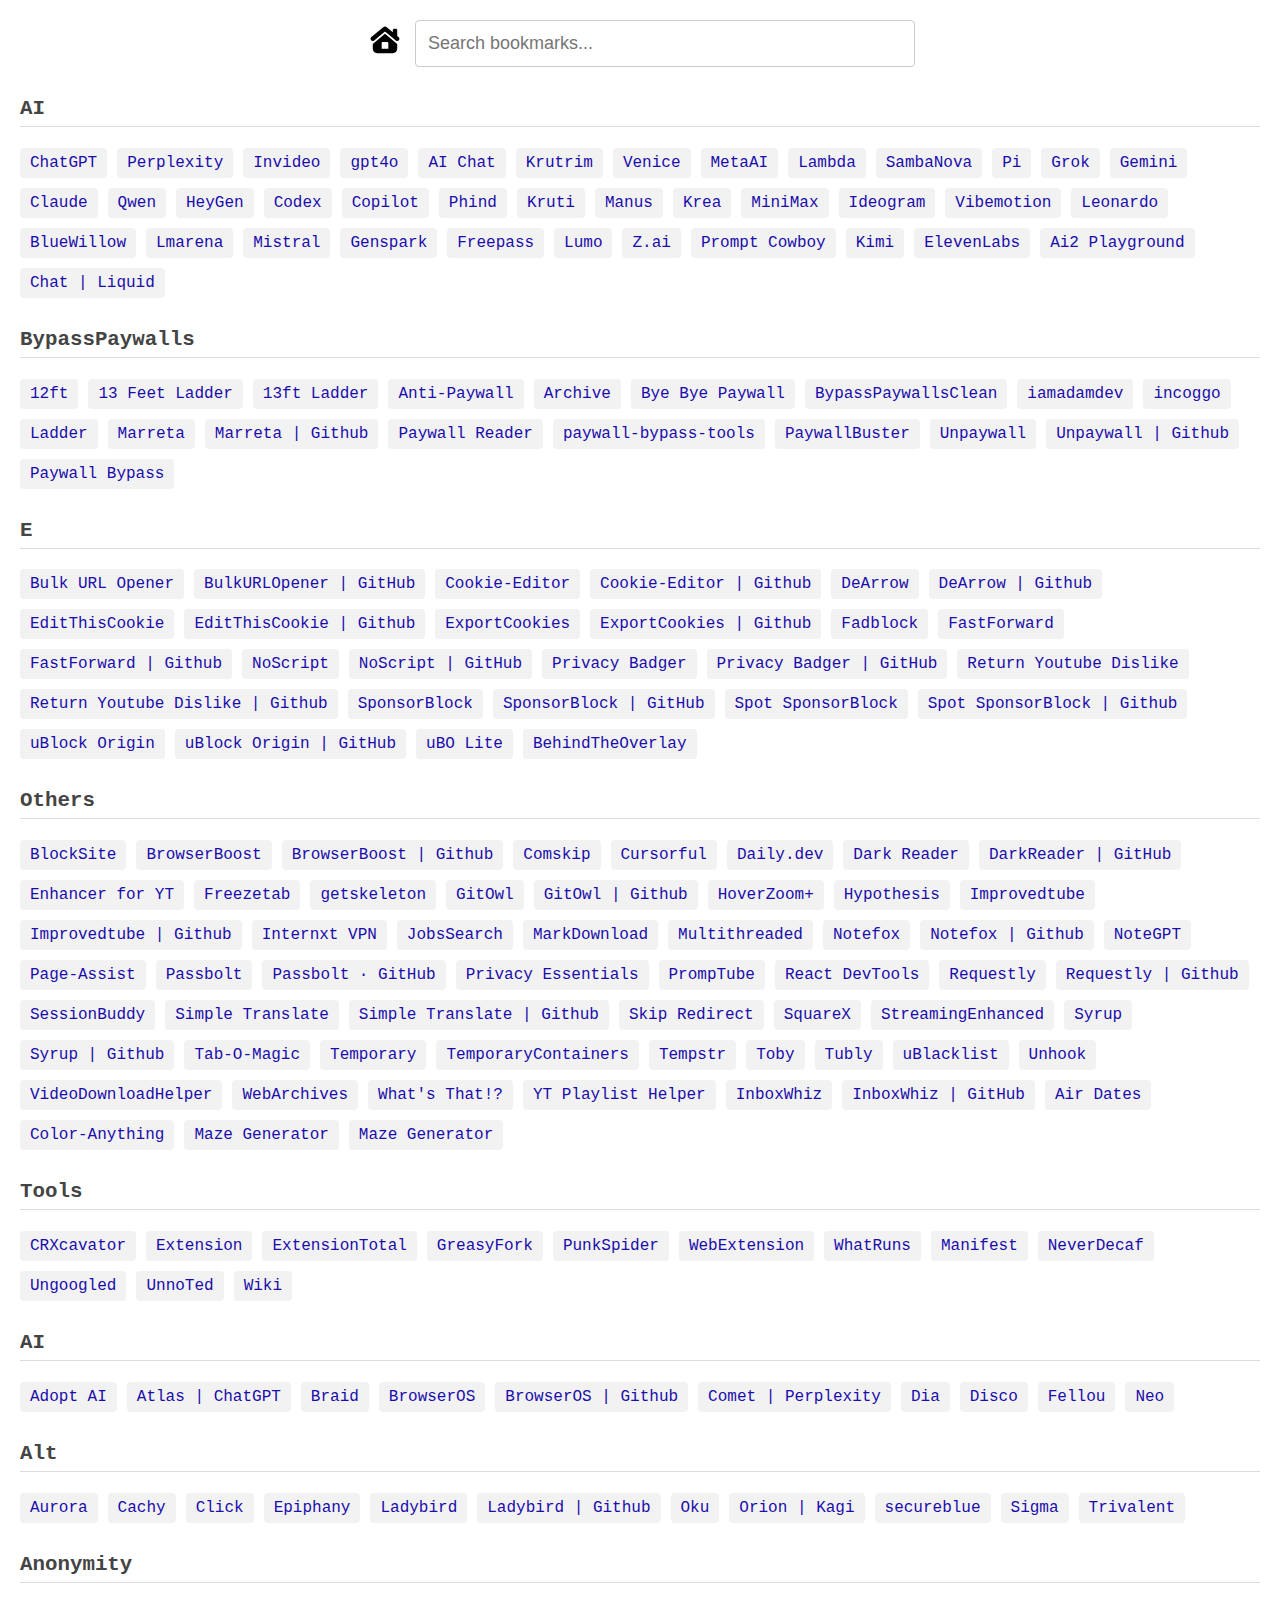
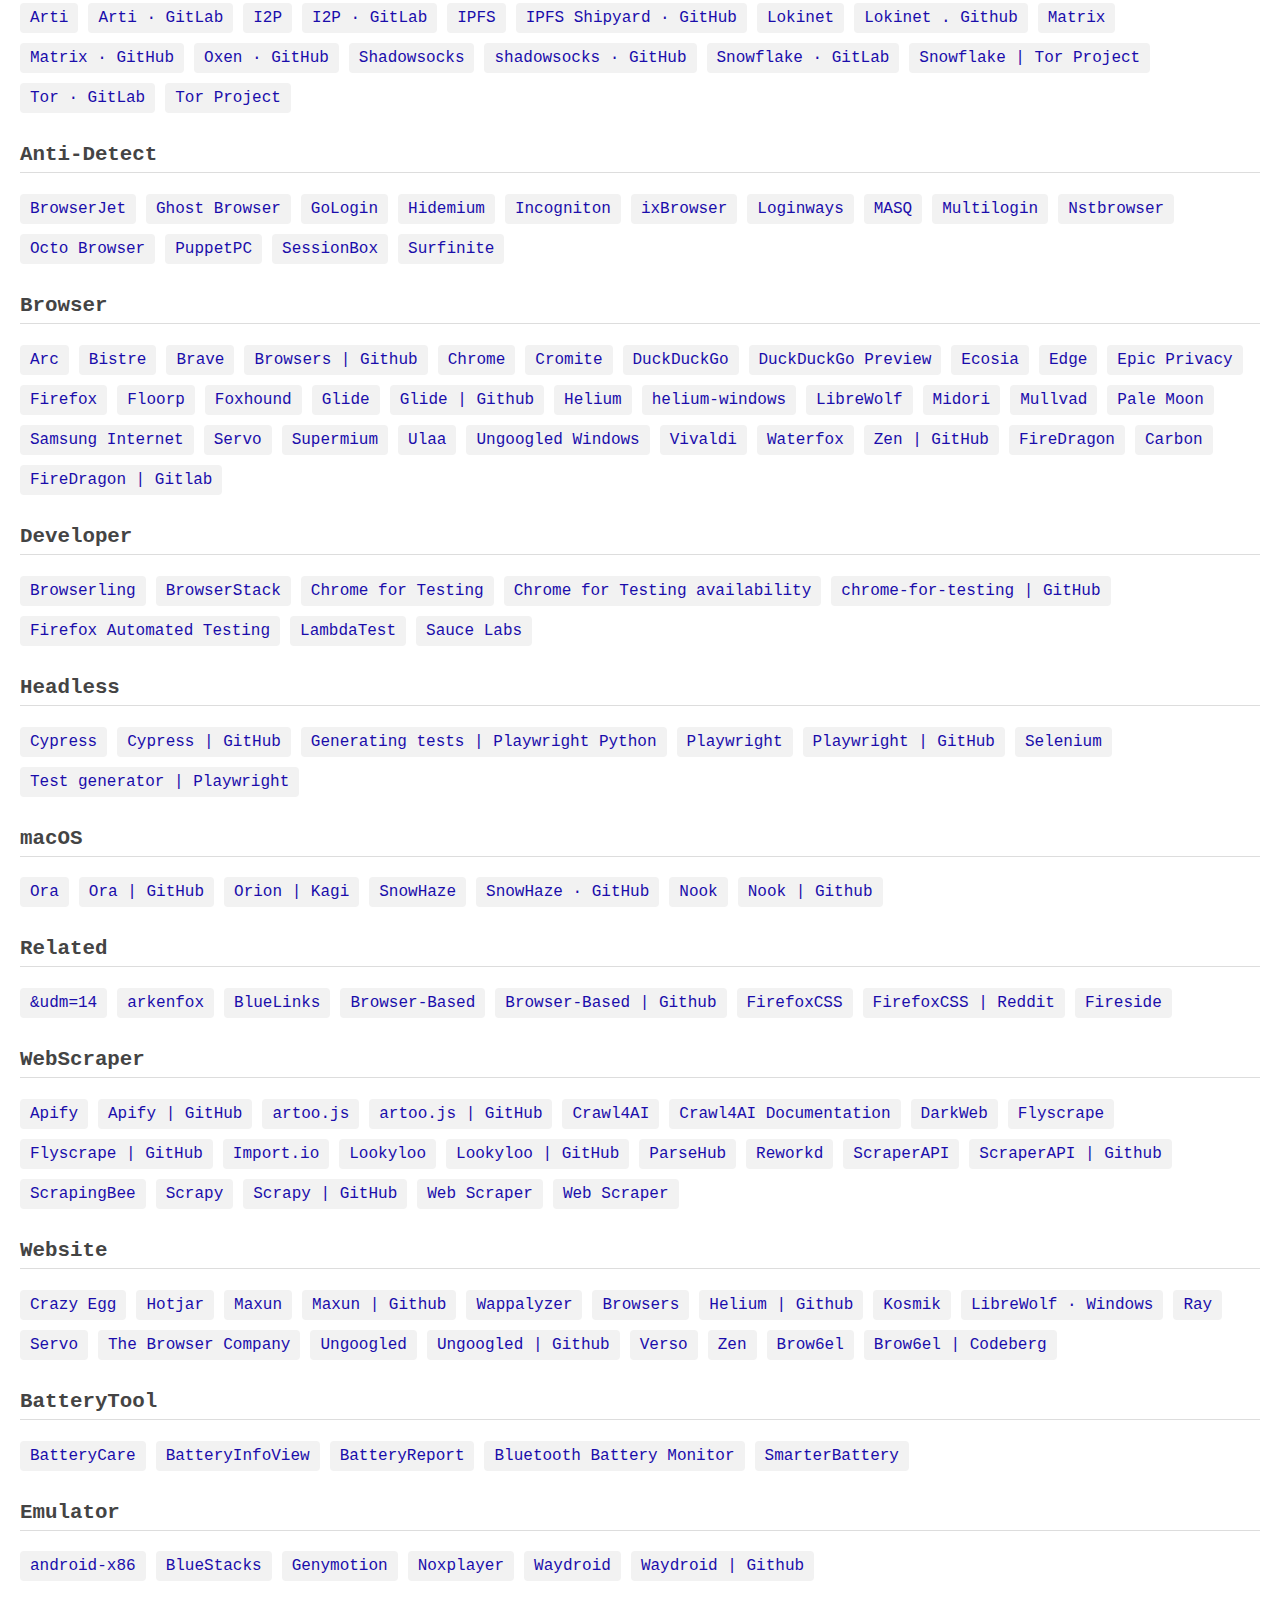
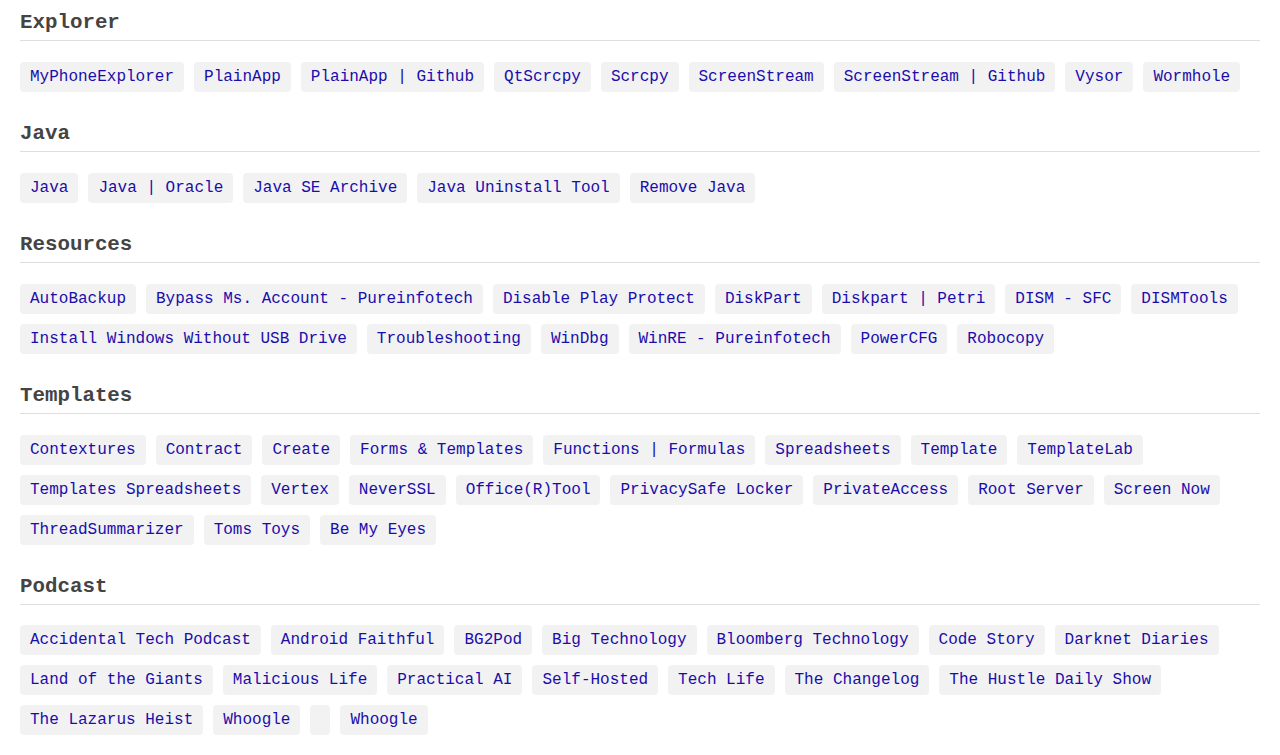
<file: ungoogled.html>
<!DOCTYPE html>
<html lang="en">
<head>
  <meta charset="UTF-8" />
  <meta name="viewport" content="width=device-width, initial-scale=1.0" />
  <title>Searchable Bookmarks - Responsive</title>
  <style>
    body {
      font-family: Comic Sans MS, 'Courier New', monospace;
      margin: 0;
      padding: 20px;
      box-sizing: border-box;
      max-width: 100%;
    }
    #searchWrapper {
      display: flex;
      flex-wrap: wrap;
      justify-content: center;
      align-items: center;
      gap: 10px;
      margin-bottom: 30px;
    }
    #homeIcon {
      height: 40px;
      width: 40px;
      cursor: pointer;
      fill: #000;
      flex-shrink: 0;
    }
    #searchBox {
      flex: 1 1 300px;
      padding: 12px;
      font-size: 18px;
      border: 1px solid #ccc;
      border-radius: 4px;
      box-sizing: border-box;
      max-width: 500px;
      min-width: 200px;
    }
    h3 {
      width: 100%;
      margin-top: 30px;
      color: #444;
      border-bottom: 1px solid #ddd;
      padding-bottom: 6px;
      font-size: 1.3rem;
    }
    .category {
      display: flex;
      flex-wrap: wrap;
      gap: 10px;
    }
    .category a {
      display: inline-block;
      padding: 6px 10px;
      text-decoration: none;
      font-size: 16px;
      color: #1a0dab;
      background-color: #f2f2f2;
      border-radius: 4px;
      white-space: nowrap;
      overflow: hidden;
      text-overflow: ellipsis;
      max-width: 100%;
    }
    .category a:hover {
      background-color: #e0e0e0;
      text-decoration: underline;
    }
    @media (max-width: 480px) {
      #searchBox {
        width: 100%;
      }
      .category a {
        flex: 1 1 100%;
      }
    }
  </style>
</head>
<body>
<div id="searchWrapper">
  <a href="index.html" title="Home" aria-label="Home">
    <svg id="homeIcon" xmlns="http://www.w3.org/2000/svg" viewBox="0 0 72 72">
      <path d="M 36 10 C 34.861 10 33.722922 10.386609 32.794922 11.162109 L 11.517578 28.941406 C 10.052578 30.165406 9.5519375 32.270219 10.460938 33.949219 C 11.711938 36.258219 14.661453 36.740437 16.564453 35.148438 L 35.359375 19.445312 C 35.730375 19.135313 36.269625 19.135313 36.640625 19.445312 L 55.435547 35.148438 C 56.183547 35.774437 57.093047 36.078125 57.998047 36.078125 C 59.171047 36.078125 60.333953 35.567219 61.126953 34.574219 C 62.503953 32.850219 62.112922 30.303672 60.419922 28.888672 L 58 26.867188 L 58 16.667969 C 58 15.194969 56.805984 14 55.333984 14 L 52.667969 14 C 51.194969 14 50 15.194969 50 16.667969 L 50 20.181641 L 39.205078 11.162109 C 38.277078 10.386609 37.139 10 36 10 z M 35.996094 22.925781 L 13.996094 41.302734 L 13.996094 50 C 13.996094 54.418 17.578094 58 21.996094 58 L 49.996094 58 C 54.414094 58 57.996094 54.418 57.996094 50 L 57.996094 41.302734 L 35.996094 22.925781 z M 32 38 L 40 38 C 41.105 38 42 38.895 42 40 L 42 50 L 30 50 L 30 40 C 30 38.895 30.895 38 32 38 z"></path>
    </svg>
  </a>
  <input type="text" id="searchBox" placeholder="Search bookmarks..." />
</div>
<div id="bookmarksContainer">
<h3>AI</h3>
<div class='category'>
  <a href="https://chatgpt.com/" target="_blank">ChatGPT</a>
  <a href="https://www.perplexity.ai/" target="_blank">Perplexity</a>
  <a href="https://invideo.io/make/ai-video-generator/" target="_blank">Invideo</a>
  <a href="https://gpt4o.so/app" target="_blank">gpt4o</a>
  <a href="https://duckduckgo.com/?q=DuckDuckGo+AI+Chat&ia=chat&duckai=1&atb=v405-1" target="_blank">AI Chat</a>
  <a href="https://chat.olakrutrim.com/home" target="_blank">Krutrim</a>
  <a href="https://venice.ai/" target="_blank">Venice</a>
  <a href="https://www.meta.ai/" target="_blank">MetaAI</a>
  <a href="https://lambda.chat/chatui/" target="_blank">Lambda</a>
  <a href="https://cloud.sambanova.ai/" target="_blank">SambaNova</a>
  <a href="https://pi.ai/onboarding" target="_blank">Pi</a>
  <a href="https://grok.com/" target="_blank">Grok</a>
  <a href="https://gemini.google.com/app" target="_blank">Gemini</a>
  <a href="https://claude.ai/" target="_blank">Claude</a>
  <a href="https://chat.qwen.ai/" target="_blank">Qwen</a>
  <a href="https://www.heygen.com/" target="_blank">HeyGen</a>
  <a href="https://chatgpt.com/codex" target="_blank">Codex</a>
  <a href="https://copilot.microsoft.com/" target="_blank">Copilot</a>
  <a href="https://www.phind.com/" target="_blank">Phind</a>
  <a href="https://www.kruti.ai/" target="_blank">Kruti</a>
  <a href="https://manus.im/" target="_blank">Manus</a>
  <a href="https://www.krea.ai/" target="_blank">Krea</a>
  <a href="https://chat.minimax.io/" target="_blank">MiniMax</a>
  <a href="https://ideogram.ai/t/explore" target="_blank">Ideogram</a>
  <a href="https://vibemotion.ai/" target="_blank">Vibemotion</a>
  <a href="https://app.leonardo.ai/auth/login?callbackUrl=%2F" target="_blank">Leonardo</a>
  <a href="https://bluewillow.ai/" target="_blank">BlueWillow</a>
  <a href="https://lmarena.ai/" target="_blank">Lmarena</a>
  <a href="https://chat.mistral.ai/chat" target="_blank">Mistral</a>
  <a href="https://www.genspark.ai/" target="_blank">Genspark</a>
  <a href="https://freepass.ai/" target="_blank">Freepass</a>
  <a href="https://lumo.proton.me/about" target="_blank">Lumo</a>
  <a href="https://chat.z.ai/" target="_blank">Z.ai</a>
  <a href="https://www.promptcowboy.ai/" target="_blank">Prompt Cowboy</a>
  <a href="https://www.kimi.com/en/" target="_blank">Kimi</a>
  <a href="https://elevenlabs.io/image-video" target="_blank">ElevenLabs</a>
  <a href="https://playground.allenai.org/" target="_blank">Ai2 Playground</a>
  <a href="https://playground.liquid.ai/chat" target="_blank">Chat | Liquid</a>
</div>

<h3>BypassPaywalls</h3>
<div class='category'>
  <a href="https://12ft.io/" target="_blank">12ft</a>
  <a href="https://github.com/wasi-master/13ft" target="_blank">13 Feet Ladder</a>
  <a href="https://13ft.wasimaster.me/" target="_blank">13ft Ladder</a>
  <a href="https://github.com/nextgens/anti-paywall" target="_blank">Anti-Paywall</a>
  <a href="https://archive.ph/" target="_blank">Archive</a>
  <a href="https://byebyepaywall.com/en/" target="_blank">Bye Bye Paywall</a>
  <a href="https://gitflic.ru/project/magnolia1234/bpc_uploads" target="_blank">BypassPaywallsClean</a>
  <a href="https://github.com/iamadamdev/bypass-paywalls-chrome" target="_blank">iamadamdev</a>
  <a href="https://incoggo.com/" target="_blank">incoggo</a>
  <a href="https://github.com/everywall/ladder" target="_blank">Ladder</a>
  <a href="https://marreta.pcdomanual.com/" target="_blank">Marreta</a>
  <a href="https://github.com/manualdousuario/marreta" target="_blank">Marreta | Github</a>
  <a href="https://paywallreader.com/" target="_blank">Paywall Reader</a>
  <a href="https://fmhy.pages.dev/internet-tools#paywall-bypass" target="_blank">paywall-bypass-tools</a>
  <a href="https://paywallbuster.com/" target="_blank">PaywallBuster</a>
  <a href="https://unpaywall.org/" target="_blank">Unpaywall</a>
  <a href="https://github.com/ourresearch/unpaywall-extension" target="_blank">Unpaywall | Github</a>
  <a href="https://fmhy.net/internet-tools#paywall-bypass" target="_blank">Paywall Bypass</a>
</div>
<h3>E</h3>
<div class='category'>
  <a href="https://www.bulkurlopener.com/" target="_blank">Bulk URL Opener</a>
  <a href="https://github.com/EuanRiggans/BulkURLOpener/" target="_blank">BulkURLOpener | GitHub</a>
  <a href="https://cookie-editor.com/" target="_blank">Cookie-Editor</a>
  <a href="https://github.com/moustachauve/cookie-editor" target="_blank">Cookie-Editor | Github</a>
  <a href="https://dearrow.ajay.app/" target="_blank">DeArrow</a>
  <a href="https://github.com/ajayyy/DeArrow" target="_blank">DeArrow | Github</a>
  <a href="https://www.editthiscookie.com/" target="_blank">EditThisCookie</a>
  <a href="https://github.com/ETCExtensions/Edit-This-Cookie" target="_blank">EditThisCookie | Github</a>
  <a href="https://exportthiscookie.com/" target="_blank">ExportCookies</a>
  <a href="https://github.com/rotemdan/ExportCookies?tab=readme-ov-file" target="_blank">ExportCookies | Github</a>
  <a href="https://github.com/0x48piraj/fadblock" target="_blank">Fadblock</a>
  <a href="https://fastforward.team/" target="_blank">FastForward</a>
  <a href="https://github.com/FastForwardTeam/FastForward" target="_blank">FastForward | Github</a>
  <a href="https://noscript.net/" target="_blank">NoScript</a>
  <a href="https://github.com/hackademix/noscript/" target="_blank">NoScript | GitHub</a>
  <a href="https://privacybadger.org/" target="_blank">Privacy Badger</a>
  <a href="https://github.com/EFForg/privacybadger" target="_blank">Privacy Badger | GitHub</a>
  <a href="https://returnyoutubedislike.com/" target="_blank">Return Youtube Dislike</a>
  <a href="https://github.com/Anarios/return-youtube-dislike" target="_blank">Return Youtube Dislike | Github</a>
  <a href="https://sponsor.ajay.app/" target="_blank">SponsorBlock</a>
  <a href="https://github.com/ajayyy/SponsorBlock" target="_blank">SponsorBlock | GitHub</a>
  <a href="https://spotsponsorblock.org/" target="_blank">Spot SponsorBlock</a>
  <a href="https://github.com/Spot-SponsorBlock/Spot-SponsorBlock-Extension" target="_blank">Spot SponsorBlock | Github</a>
  <a href="https://ublockorigin.com/" target="_blank">uBlock Origin</a>
  <a href="https://github.com/gorhill/uBlock" target="_blank">uBlock Origin | GitHub</a>
  <a href="https://github.com/uBlockOrigin/uBOL-home" target="_blank">uBO Lite</a>
  <a href="https://github.com/NicolaeNMV/BehindTheOverlay" target="_blank">BehindTheOverlay</a>
</div>
<h3>Others</h3>
<div class='category'>
  <a href="https://blocksite.co/" target="_blank">BlockSite</a>
  <a href="https://browserboost.org/" target="_blank">BrowserBoost</a>
  <a href="https://github.com/BrowserBoost/Extension" target="_blank">BrowserBoost | Github</a>
  <a href="https://github.com/erikkaashoek/Comskip" target="_blank">Comskip</a>
  <a href="https://cursorful.com/" target="_blank">Cursorful</a>
  <a href="https://github.com/dailydotdev/daily" target="_blank">Daily.dev</a>
  <a href="https://darkreader.org/" target="_blank">Dark Reader</a>
  <a href="https://github.com/darkreader/darkreader" target="_blank">DarkReader | GitHub</a>
  <a href="https://www.mrfdev.com/enhancer-for-youtube" target="_blank">Enhancer for YT</a>
  <a href="https://freezetab.com/" target="_blank">Freezetab</a>
  <a href="https://www.getskeleton.co/" target="_blank">getskeleton</a>
  <a href="https://gitowl.dev/" target="_blank">GitOwl</a>
  <a href="https://github.com/dhilman/gitowl-extension" target="_blank">GitOwl | Github</a>
  <a href="https://github.com/extesy/hoverzoom" target="_blank">HoverZoom+</a>
  <a href="https://web.hypothes.is/" target="_blank">Hypothesis</a>
  <a href="https://improvedtube.com/" target="_blank">Improvedtube</a>
  <a href="https://github.com/code-charity/youtube" target="_blank">Improvedtube | Github</a>
  <a href="https://internxt.com/vpn" target="_blank">Internxt VPN</a>
  <a href="https://github.com/kaidoj/google-maps-jobs-search-extension" target="_blank">JobsSearch</a>
  <a href="https://github.com/deathau/markdownload" target="_blank">MarkDownload</a>
  <a href="https://github.com/jingyu9575/multithreaded-download-manager" target="_blank">Multithreaded</a>
  <a href="https://www.notefox.eu/" target="_blank">Notefox</a>
  <a href="https://github.com/Sav22999/websites-notes" target="_blank">Notefox | Github</a>
  <a href="https://notegpt.io/" target="_blank">NoteGPT</a>
  <a href="https://github.com/n4ze3m/page-assist" target="_blank">Page-Assist</a>
  <a href="https://www.passbolt.com/" target="_blank">Passbolt</a>
  <a href="https://github.com/passbolt" target="_blank">Passbolt · GitHub</a>
  <a href="https://github.com/duckduckgo/duckduckgo-privacy-extension" target="_blank">Privacy Essentials</a>
  <a href="https://chromewebstore.google.com/detail/promptube-search-youtube/djagkmhdcohpfcfignbfokjllcggjojd" target="_blank">PrompTube</a>
  <a href="https://github.com/facebook/react/tree/main/packages/react-devtools-extensions" target="_blank">React DevTools</a>
  <a href="https://requestly.com/" target="_blank">Requestly</a>
  <a href="https://github.com/requestly/requestly" target="_blank">Requestly | Github</a>
  <a href="https://sessionbuddy.com/" target="_blank">SessionBuddy</a>
  <a href="https://simple-translate.sienori.com/" target="_blank">Simple Translate</a>
  <a href="https://github.com/sienori/simple-translate" target="_blank">Simple Translate | Github</a>
  <a href="https://chromewebstore.google.com/detail/skip-redirect/jaoafjdoijdconemdmodhbfpianehlon" target="_blank">Skip Redirect</a>
  <a href="https://sqrx.com/" target="_blank">SquareX</a>
  <a href="https://github.com/Dreamlinerm/Netflix-Prime-Auto-Skip" target="_blank">StreamingEnhanced</a>
  <a href="https://joinsyrup.com/" target="_blank">Syrup</a>
  <a href="https://github.com/Abdallah-Alwarawreh/Syrup" target="_blank">Syrup | Github</a>
  <a href="https://tabomagic.com/" target="_blank">Tab-O-Magic</a>
  <a href="https://github.com/stoically/temporary-containers" target="_blank">Temporary</a>
  <a href="https://addons.mozilla.org/en-US/firefox/addon/temporary-containers/" target="_blank">TemporaryContainers</a>
  <a href="https://www.tempstr.com/" target="_blank">Tempstr</a>
  <a href="https://www.gettoby.com/" target="_blank">Toby</a>
  <a href="https://tubly.download/" target="_blank">Tubly</a>
  <a href="https://github.com/iorate/ublacklist" target="_blank">uBlacklist</a>
  <a href="https://unhook.app/" target="_blank">Unhook</a>
  <a href="https://www.downloadhelper.net/" target="_blank">VideoDownloadHelper</a>
  <a href="https://github.com/dessant/web-archives" target="_blank">WebArchives</a>
  <a href="https://github.com/markrai/whatsthat" target="_blank">What's That!?</a>
  <a href="https://github.com/soufianesakhi/youtube-playlist-helper" target="_blank">YT Playlist Helper</a>
  <a href="https://www.inboxwhiz.net/" target="_blank">InboxWhiz</a>
  <a href="https://github.com/InboxWhiz/gmail-declutter-extension" target="_blank">InboxWhiz | GitHub</a>
  <a href="https://www.airdates.tv/" target="_blank">Air Dates</a>
  <a href="https://color-anything.com/" target="_blank">Color-Anything</a>
  <a href="https://mazegenerator.net/" target="_blank">Maze Generator</a>
  <a href="https://xefer.com/maze-generator" target="_blank">Maze Generator</a>
</div>
<h3>Tools</h3>
<div class='category'>
  <a href="https://crxcavator.io/" target="_blank">CRXcavator</a>
  <a href="https://crxextractor.com/" target="_blank">Extension</a>
  <a href="https://www.extensiontotal.com/" target="_blank">ExtensionTotal</a>
  <a href="https://greasyfork.org/en" target="_blank">GreasyFork</a>
  <a href="https://punkspider.org/" target="_blank">PunkSpider</a>
  <a href="https://webextension.org/" target="_blank">WebExtension</a>
  <a href="https://www.whatruns.com/" target="_blank">WhatRuns</a>
  <a href="https://chromeenterprise.google/policies/#ExtensionManifestV2Availability" target="_blank">Manifest</a>
  <a href="https://github.com/NeverDecaf/chromium-web-store" target="_blank">NeverDecaf</a>
  <a href="https://www.ungoogledextensions.com/" target="_blank">Ungoogled</a>
  <a href="https://github.com/UnnoTed/Ungoogled-Chromium-Extension-Installer" target="_blank">UnnoTed</a>
  <a href="https://ungoogled-software.github.io/ungoogled-chromium-wiki/faq" target="_blank">Wiki</a>
</div>
<h3>AI</h3>
<div class='category'>
  <a href="https://www.adopt.ai/" target="_blank">Adopt AI</a>
  <a href="https://chatgpt.com/atlas/" target="_blank">Atlas | ChatGPT</a>
  <a href="https://braidbrowser.com/" target="_blank">Braid</a>
  <a href="https://www.browseros.com/" target="_blank">BrowserOS</a>
  <a href="https://github.com/browseros-ai/BrowserOS" target="_blank">BrowserOS | Github</a>
  <a href="https://www.perplexity.ai/comet" target="_blank">Comet | Perplexity</a>
  <a href="https://www.diabrowser.com/" target="_blank">Dia</a>
  <a href="https://labs.google/disco" target="_blank">Disco</a>
  <a href="https://fellou.ai/" target="_blank">Fellou</a>
  <a href="https://neobrowser.ai/" target="_blank">Neo</a>
</div>
<h3>Alt</h3>
<div class='category'>
  <a href="https://dmitryborodiy.github.io/Aurora/Web/main.html" target="_blank">Aurora</a>
  <a href="https://github.com/CachyOS/CachyOS-Browser-Settings" target="_blank">Cachy</a>
  <a href="https://clickbrowser.app/" target="_blank">Click</a>
  <a href="https://apps.gnome.org/Epiphany/" target="_blank">Epiphany</a>
  <a href="https://ladybird.org/" target="_blank">Ladybird</a>
  <a href="https://github.com/LadybirdBrowser/ladybird" target="_blank">Ladybird | Github</a>
  <a href="https://okubrowser.github.io/" target="_blank">Oku</a>
  <a href="https://kagi.com/orion/" target="_blank">Orion | Kagi</a>
  <a href="https://github.com/secureblue/secureblue/" target="_blank">secureblue</a>
  <a href="https://sigmabrowser.com/" target="_blank">Sigma</a>
  <a href="https://github.com/secureblue/Trivalent" target="_blank">Trivalent</a>
</div>
<h3>Anonymity</h3>
<div class='category'>
  <a href="https://tpo.pages.torproject.net/core/arti/" target="_blank">Arti</a>
  <a href="https://gitlab.torproject.org/tpo/core/arti" target="_blank">Arti · GitLab</a>
  <a href="https://geti2p.net/en/" target="_blank">I2P</a>
  <a href="https://i2pgit.org/explore" target="_blank">I2P · GitLab</a>
  <a href="https://ipfs.tech/" target="_blank">IPFS</a>
  <a href="https://github.com/ipfs-shipyard" target="_blank">IPFS Shipyard · GitHub</a>
  <a href="https://lokinet.org/" target="_blank">Lokinet</a>
  <a href="https://github.com/oxen-io/lokinet" target="_blank">Lokinet . Github</a>
  <a href="https://matrix.org/" target="_blank">Matrix</a>
  <a href="https://github.com/matrix-org" target="_blank">Matrix · GitHub</a>
  <a href="https://github.com/oxen-io" target="_blank">Oxen · GitHub</a>
  <a href="https://shadowsocks.org/" target="_blank">Shadowsocks</a>
  <a href="https://github.com/shadowsocks" target="_blank">shadowsocks · GitHub</a>
  <a href="https://gitlab.torproject.org/tpo/anti-censorship/pluggable-transports/snowflake/" target="_blank">Snowflake · GitLab</a>
  <a href="https://snowflake.torproject.org/" target="_blank">Snowflake | Tor Project</a>
  <a href="https://gitlab.torproject.org/tpo/core/tor/" target="_blank">Tor · GitLab</a>
  <a href="https://www.torproject.org/" target="_blank">Tor Project</a>
</div>
<h3>Anti-Detect</h3>
<div class='category'>
  <a href="https://browserjet.com/" target="_blank">BrowserJet</a>
  <a href="https://ghostbrowser.com/" target="_blank">Ghost Browser</a>
  <a href="https://gologin.com/" target="_blank">GoLogin</a>
  <a href="https://hidemium.io/" target="_blank">Hidemium</a>
  <a href="https://incogniton.com/" target="_blank">Incogniton</a>
  <a href="https://ixbrowser.com/en" target="_blank">ixBrowser</a>
  <a href="https://loginways.com/" target="_blank">Loginways</a>
  <a href="https://masqad.com/" target="_blank">MASQ</a>
  <a href="https://multilogin.com/" target="_blank">Multilogin</a>
  <a href="https://www.nstbrowser.io/en" target="_blank">Nstbrowser</a>
  <a href="https://octobrowser.net/" target="_blank">Octo Browser</a>
  <a href="https://www.puppetpc.com/" target="_blank">PuppetPC</a>
  <a href="https://sessionbox.io/" target="_blank">SessionBox</a>
  <a href="https://surfinite.com/en/" target="_blank">Surfinite</a>
</div>
<h3>Browser</h3>
<div class='category'>
  <a href="https://arc.net/" target="_blank">Arc</a>
  <a href="https://bistrebrowser.com/" target="_blank">Bistre</a>
  <a href="https://brave.com/" target="_blank">Brave</a>
  <a href="https://github.com/Browsers-software/browsers" target="_blank">Browsers | Github</a>
  <a href="https://www.google.com/intl/en/chrome/" target="_blank">Chrome</a>
  <a href="https://github.com/uazo/cromite" target="_blank">Cromite</a>
  <a href="https://duckduckgo.com/windows" target="_blank">DuckDuckGo</a>
  <a href="https://duckduckgo.com/windows-preview" target="_blank">DuckDuckGo Preview</a>
  <a href="https://www.ecosia.org/browser" target="_blank">Ecosia</a>
  <a href="https://www.microsoft.com/en-us/edge/" target="_blank">Edge</a>
  <a href="https://epicbrowser.com/" target="_blank">Epic Privacy</a>
  <a href="https://www.mozilla.org/en-US/firefox/new/" target="_blank">Firefox</a>
  <a href="https://floorp.app/en-US/download" target="_blank">Floorp</a>
  <a href="https://github.com/SAP/project-foxhound" target="_blank">Foxhound</a>
  <a href="https://glide-browser.app/" target="_blank">Glide</a>
  <a href="https://github.com/glide-browser/glide" target="_blank">Glide | Github</a>
  <a href="https://helium.computer/" target="_blank">Helium</a>
  <a href="https://github.com/imputnet/helium-windows" target="_blank">helium-windows</a>
  <a href="https://librewolf.net/installation/windows/" target="_blank">LibreWolf</a>
  <a href="https://astian.org/midori-browser/" target="_blank">Midori</a>
  <a href="https://mullvad.net/en/browser" target="_blank">Mullvad</a>
  <a href="https://www.palemoon.org/" target="_blank">Pale Moon</a>
  <a href="https://browser.samsung.com/beta" target="_blank">Samsung Internet</a>
  <a href="https://github.com/servo/servo" target="_blank">Servo</a>
  <a href="https://github.com/win32ss/supermium" target="_blank">Supermium</a>
  <a href="https://ulaa.com/" target="_blank">Ulaa</a>
  <a href="https://github.com/ungoogled-software/ungoogled-chromium-windows" target="_blank">Ungoogled Windows</a>
  <a href="https://vivaldi.com/" target="_blank">Vivaldi</a>
  <a href="https://www.waterfox.net/" target="_blank">Waterfox</a>
  <a href="https://github.com/zen-browser/desktop" target="_blank">Zen | GitHub</a>
  <a href="https://firedragon.garudalinux.org/" target="_blank">FireDragon</a>
  <a href="https://carbon.website/" target="_blank">Carbon</a>
  <a href="https://gitlab.com/garuda-linux/firedragon" target="_blank">FireDragon | Gitlab</a>
</div>
<h3>Developer</h3>
<div class='category'>
  <a href="https://www.browserling.com/" target="_blank">Browserling</a>
  <a href="https://www.browserstack.com/" target="_blank">BrowserStack</a>
  <a href="https://developer.chrome.com/blog/chrome-for-testing" target="_blank">Chrome for Testing</a>
  <a href="https://googlechromelabs.github.io/chrome-for-testing/" target="_blank">Chrome for Testing availability</a>
  <a href="https://github.com/GoogleChromeLabs/chrome-for-testing" target="_blank">chrome-for-testing | GitHub</a>
  <a href="https://firefox-source-docs.mozilla.org/testing/automated-testing/index.html" target="_blank">Firefox Automated Testing</a>
  <a href="https://www.lambdatest.com/" target="_blank">LambdaTest</a>
  <a href="https://saucelabs.com/" target="_blank">Sauce Labs</a>
</div>
<h3>Headless</h3>
<div class='category'>
  <a href="https://www.cypress.io/" target="_blank">Cypress</a>
  <a href="https://github.com/cypress-io/cypress" target="_blank">Cypress | GitHub</a>
  <a href="https://playwright.dev/python/docs/codegen-intro" target="_blank">Generating tests | Playwright Python</a>
  <a href="https://playwright.dev/" target="_blank">Playwright</a>
  <a href="https://github.com/microsoft/playwright" target="_blank">Playwright | GitHub</a>
  <a href="https://www.selenium.dev/" target="_blank">Selenium</a>
  <a href="https://playwright.dev/docs/codegen" target="_blank">Test generator | Playwright</a>
</div>
<h3>macOS</h3>
<div class='category'>
  <a href="https://www.orabrowser.com/" target="_blank">Ora</a>
  <a href="https://github.com/the-ora/browser" target="_blank">Ora | GitHub</a>
  <a href="https://orionbrowser.com/" target="_blank">Orion | Kagi</a>
  <a href="https://www.snowhaze.com/en/index.html" target="_blank">SnowHaze</a>
  <a href="https://github.com/snowhaze" target="_blank">SnowHaze · GitHub</a>
  <a href="https://browsewithnook.com/" target="_blank">Nook</a>
  <a href="https://github.com/nook-browser/Nook" target="_blank">Nook | Github</a>
</div>
<h3>Related</h3>
<div class='category'>
  <a href="https://udm14.com/" target="_blank">&udm=14</a>
  <a href="https://github.com/arkenfox/user.js" target="_blank">arkenfox</a>
  <a href="https://tenbluelinks.org/" target="_blank">BlueLinks</a>
  <a href="https://thiojoe.github.io/Browser-Based-Tools/" target="_blank">Browser-Based</a>
  <a href="https://github.com/ThioJoe/Browser-Based-Tools" target="_blank">Browser-Based | Github</a>
  <a href="https://firefoxcss-store.github.io/" target="_blank">FirefoxCSS</a>
  <a href="https://www.reddit.com/r/FirefoxCSS/" target="_blank">FirefoxCSS | Reddit</a>
  <a href="https://github.com/bjesus/fireside" target="_blank">Fireside</a>
</div>
<h3>WebScraper</h3>
<div class='category'>
  <a href="https://apify.com/" target="_blank">Apify</a>
  <a href="https://github.com/apify" target="_blank">Apify | GitHub</a>
  <a href="https://medialab.github.io/artoo/" target="_blank">artoo.js</a>
  <a href="https://github.com/medialab/artoo" target="_blank">artoo.js | GitHub</a>
  <a href="https://github.com/unclecode/crawl4ai" target="_blank">Crawl4AI</a>
  <a href="https://docs.crawl4ai.com/" target="_blank">Crawl4AI Documentation</a>
  <a href="https://github.com/theNetworkChuck/dark-web-scraping-guide" target="_blank">DarkWeb</a>
  <a href="https://flyscrape.com/" target="_blank">Flyscrape</a>
  <a href="https://github.com/philippta/flyscrape" target="_blank">Flyscrape | GitHub</a>
  <a href="https://www.import.io/" target="_blank">Import.io</a>
  <a href="https://www.lookyloo.eu/docs/main/" target="_blank">Lookyloo</a>
  <a href="https://github.com/Lookyloo/lookyloo" target="_blank">Lookyloo | GitHub</a>
  <a href="https://www.parsehub.com/" target="_blank">ParseHub</a>
  <a href="https://www.reworkd.ai/" target="_blank">Reworkd</a>
  <a href="https://www.scraperapi.com/" target="_blank">ScraperAPI</a>
  <a href="https://github.com/scraperapi/scraperapi-code-examples" target="_blank">ScraperAPI | Github</a>
  <a href="https://www.scrapingbee.com/" target="_blank">ScrapingBee</a>
  <a href="https://scrapy.org/" target="_blank">Scrapy</a>
  <a href="https://github.com/scrapy/scrapy" target="_blank">Scrapy | GitHub</a>
  <a href="https://www.webscraper.io/" target="_blank">Web Scraper</a>
  <a href="https://webscraper.io/" target="_blank">Web Scraper</a>
</div>
<h3>Website</h3>
<div class='category'>
  <a href="https://www.crazyegg.com/" target="_blank">Crazy Egg</a>
  <a href="https://www.hotjar.com/" target="_blank">Hotjar</a>
  <a href="https://www.maxun.dev/" target="_blank">Maxun</a>
  <a href="https://github.com/getmaxun/maxun" target="_blank">Maxun | Github</a>
  <a href="https://www.wappalyzer.com/" target="_blank">Wappalyzer</a>
  <a href="https://browsers.software/" target="_blank">Browsers</a>
  <a href="https://github.com/imputnet/helium" target="_blank">Helium | Github</a>
  <a href="https://www.kosmik.app/" target="_blank">Kosmik</a>
  <a href="https://gitlab.com/librewolf-community/browser/bsys6/-/releases" target="_blank">LibreWolf · Windows</a>
  <a href="https://playonray.com/" target="_blank">Ray</a>
  <a href="https://servo.org/" target="_blank">Servo</a>
  <a href="https://thebrowser.company/" target="_blank">The Browser Company</a>
  <a href="https://ungoogled-software.github.io/ungoogled-chromium-binaries/" target="_blank">Ungoogled</a>
  <a href="https://github.com/ungoogled-software/ungoogled-chromium" target="_blank">Ungoogled | Github</a>
  <a href="https://github.com/versotile-org/verso" target="_blank">Verso</a>
  <a href="https://www.zen-browser.app/" target="_blank">Zen</a>
  <a href="https://www.brow6el.dev/" target="_blank">Brow6el</a>
  <a href="https://codeberg.org/janantos/brow6el" target="_blank">Brow6el | Codeberg</a>
</div>
<h3>BatteryTool</h3>
<div class='category'>
  <a href="https://batterycare.net/en/index.html" target="_blank">BatteryCare</a>
  <a href="https://www.nirsoft.net/utils/battery_information_view.html" target="_blank">BatteryInfoView</a>
  <a href="https://www.windowscentral.com/generate-battery-report-windows-10" target="_blank">BatteryReport</a>
  <a href="https://www.bluetoothgoodies.com/" target="_blank">Bluetooth Battery Monitor</a>
  <a href="https://www.microsys.ro/smarterbattery.htm" target="_blank">SmarterBattery</a>
</div>
<h3>Emulator</h3>
<div class='category'>
  <a href="https://sourceforge.net/projects/android-x86/files/" target="_blank">android-x86</a>
  <a href="https://www.bluestacks.com/" target="_blank">BlueStacks</a>
  <a href="https://www.genymotion.com/" target="_blank">Genymotion</a>
  <a href="https://www.bignox.com/" target="_blank">Noxplayer</a>
  <a href="https://waydro.id/" target="_blank">Waydroid</a>
  <a href="https://github.com/waydroid/waydroid" target="_blank">Waydroid | Github</a>
</div>
<h3>Explorer</h3>
<div class='category'>
  <a href="https://www.fjsoft.at/en/" target="_blank">MyPhoneExplorer</a>
  <a href="https://docs.plain.icu/" target="_blank">PlainApp</a>
  <a href="https://github.com/ismartcoding/plain-app" target="_blank">PlainApp | Github</a>
  <a href="https://github.com/barry-ran/QtScrcpy" target="_blank">QtScrcpy</a>
  <a href="https://github.com/Genymobile/scrcpy" target="_blank">Scrcpy</a>
  <a href="https://screenstream.io/" target="_blank">ScreenStream</a>
  <a href="https://github.com/dkrivoruchko/ScreenStream" target="_blank">ScreenStream | Github</a>
  <a href="https://www.vysor.io/" target="_blank">Vysor</a>
  <a href="https://er.run/" target="_blank">Wormhole</a>
</div>
<h3>Java</h3>
<div class='category'>
  <a href="https://www.java.com/en/download/manual.jsp" target="_blank">Java</a>
  <a href="https://www.oracle.com/java/technologies/downloads/" target="_blank">Java | Oracle</a>
  <a href="https://www.oracle.com/java/technologies/javase/javase8-archive-downloads.html" target="_blank">Java SE Archive</a>
  <a href="https://www.java.com/en/download/uninstalltool.jsp" target="_blank">Java Uninstall Tool</a>
  <a href="https://www.java.com/en/download/help/remove_olderversions.html" target="_blank">Remove Java</a>
</div>
<h3>Resources</h3>
<div class='category'>
  <a href="https://pureinfotech.com/schedule-backup-windows-11/" target="_blank">AutoBackup</a>
  <a href="https://pureinfotech.com/bypass-microsoft-account-setup-windows-11/" target="_blank">Bypass Ms. Account - Pureinfotech</a>
  <a href="https://www.airdroid.com/quick-guides/disable-google-play-protect/" target="_blank">Disable Play Protect</a>
  <a href="https://www.windowscentral.com/how-clean-and-format-storage-drive-using-diskpart-windows-10" target="_blank">DiskPart</a>
  <a href="https://petri.com/using-diskpart/" target="_blank">Diskpart | Petri</a>
  <a href="https://www.windowscentral.com/how-use-dism-command-line-utility-repair-windows-10-image" target="_blank">DISM - SFC</a>
  <a href="https://www.windowscentral.com/software-apps/windows-11/what-is-dismtools-and-how-do-you-get-started-windows-11-and-10-image-gui-manager-explained" target="_blank">DISMTools</a>
  <a href="https://memstechtips.com/install-windows-11-without-usb-drive-clean-install/" target="_blank">Install Windows Without USB Drive</a>
  <a href="https://learn.microsoft.com/en-gb/troubleshoot/windows-client/performance/stop-error-or-blue-screen-error-troubleshooting" target="_blank">Troubleshooting</a>
  <a href="https://learn.microsoft.com/en-us/windows-hardware/drivers/debugger/" target="_blank">WinDbg</a>
  <a href="https://pureinfotech.com/enable-disable-winre-windows-11/" target="_blank">WinRE - Pureinfotech</a>
  <a href="https://www.windowscentral.com/how-use-powercfg-control-power-settings-windows-10" target="_blank">PowerCFG</a>
  <a href="https://learn.microsoft.com/en-us/windows-server/administration/windows-commands/robocopy" target="_blank">Robocopy</a>
</div>
<h3>Templates</h3>
<div class='category'>
  <a href="https://www.contextures.com/" target="_blank">Contextures</a>
  <a href="https://www.printablecontracts.com/" target="_blank">Contract</a>
  <a href="https://create.microsoft.com/en-us" target="_blank">Create</a>
  <a href="https://www.formandtemplate.com/" target="_blank">Forms & Templates</a>
  <a href="https://www.excelfunctions.net/" target="_blank">Functions | Formulas</a>
  <a href="https://www.spreadsheet123.com/" target="_blank">Spreadsheets</a>
  <a href="https://www.template.net/" target="_blank">Template</a>
  <a href="https://templatelab.com/" target="_blank">TemplateLab</a>
  <a href="https://exceltemplates.net/" target="_blank">Templates Spreadsheets</a>
  <a href="https://www.vertex42.com/" target="_blank">Vertex</a>
  <a href="https://beautifulquietglowinglight.neverssl.com/online/" target="_blank">NeverSSL</a>
  <a href="https://forums.mydigitallife.net/threads/office-r-tool-project.84450/" target="_blank">Office(R)Tool</a>
  <a href="https://privacysafe.locker/" target="_blank">PrivacySafe Locker</a>
  <a href="https://support-en.sandisk.com/app/answers/detailweb/a_id/48025" target="_blank">PrivateAccess</a>
  <a href="https://root-servers.org/" target="_blank">Root Server</a>
  <a href="https://screen.now/" target="_blank">Screen Now</a>
  <a href="https://reddit-recap.vercel.app/" target="_blank">ThreadSummarizer</a>
  <a href="https://toybox.toms.toys/" target="_blank">Toms Toys</a>
  <a href="https://www.bemyeyes.com/" target="_blank">Be My Eyes</a>
</div>
<h3>Podcast</h3>
<div class='category'>
  <a href="https://www.listennotes.com/podcasts/accidental-tech-podcast-marco-arment-casey-jZO7J8Kr4Yb/" target="_blank">Accidental Tech Podcast</a>
  <a href="https://www.listennotes.com/podcasts/android-faithful-subrilliant-llc-8wKj0WTNkZn/" target="_blank">Android Faithful</a>
  <a href="https://www.listennotes.com/podcasts/bg2pod-with-brad-gerstner-and-bill-gurley-GSwQyA3XPez/" target="_blank">BG2Pod</a>
  <a href="https://www.listennotes.com/podcasts/big-technology-podcast-alex-kantrowitz-tkI5SX7uiNU/" target="_blank">Big Technology</a>
  <a href="https://www.listennotes.com/podcasts/bloomberg-technology-bloomberg-FvYunjtL0-S/" target="_blank">Bloomberg Technology</a>
  <a href="https://www.listennotes.com/podcasts/code-story-noah-labhart-startup-founder-cto-l2gON_qB5Tu/" target="_blank">Code Story</a>
  <a href="https://www.listennotes.com/podcasts/darknet-diaries-jack-rhysider-ztuNyvC2F_O/" target="_blank">Darknet Diaries</a>
  <a href="https://www.listennotes.com/podcasts/land-of-the-giants-vulture-lHv0Wt-PcMh/" target="_blank">Land of the Giants</a>
  <a href="https://www.listennotes.com/podcasts/malicious-life-malicious-life-iEIF-ZyBgRQ/" target="_blank">Malicious Life</a>
  <a href="https://www.listennotes.com/podcasts/practical-ai-machine-learning-data-science-VfEMrme9A4k/" target="_blank">Practical AI</a>
  <a href="https://www.listennotes.com/podcasts/self-hosted-jupiter-broadcasting-sHVK1Pe_ntm/" target="_blank">Self-Hosted</a>
  <a href="https://www.listennotes.com/podcasts/tech-life-bbc-world-service-xFfo2njkpMU/" target="_blank">Tech Life</a>
  <a href="https://www.listennotes.com/podcasts/the-changelog-software-development-open-7o41SvyO8z_/" target="_blank">The Changelog</a>
  <a href="https://www.listennotes.com/podcasts/the-hustle-daily-show-hubspot-b-xZhlSjOQ9/" target="_blank">The Hustle Daily Show</a>
  <a href="https://www.listennotes.com/podcasts/the-lazarus-heist-bbc-world-service-5i2VP0WkwO8/" target="_blank">The Lazarus Heist</a>
  <a href="https://whoogle-search-85s1.onrender.com/" target="_blank">Whoogle</a>
  <a href="https://www.homepage.org/" target="_blank"></a>
  <a href="https://whoogle-search-e416.onrender.com/" target="_blank">Whoogle</a>
</div>

</div>
<script>
const searchBox = document.getElementById('searchBox');
const container = document.getElementById('bookmarksContainer');

searchBox.addEventListener('input', () => {
  const filter = searchBox.value.toLowerCase();
  const headings = container.querySelectorAll('h3');

  headings.forEach(h3 => {
    const category = h3.nextElementSibling;
    const links = category.querySelectorAll('a');
    let anyVisible = false;

    links.forEach(link => {
      const match = link.textContent.toLowerCase().includes(filter);
      link.style.display = match ? 'inline-block' : 'none';
      if (match) anyVisible = true;
    });

    // Show/hide the whole section
    h3.style.display = anyVisible ? '' : 'none';
    category.style.display = anyVisible ? 'flex' : 'none';
  });
});
</script>
</body>
</html>
</file>
<file: assets/plugins/dark-mode-switch/dark-mode.css>
/*!
 * Dark Mode Switch v1.0.1 (https://github.com/coliff/dark-mode-switch)
 * Copyright 2021 C.Oliff
 * Licensed under MIT (https://github.com/coliff/dark-mode-switch/blob/main/LICENSE)
 */

[data-theme="dark"] {
  background-color: #111 !important;
  color: #eee;
}

[data-theme="dark"] .bg-black {
  background-color: #fff !important;
}

[data-theme="dark"] .bg-dark {
  background-color: #eee !important;
}

[data-theme="dark"] .bg-light {
  background-color: #222 !important;
}

[data-theme="dark"] .bg-white {
  background-color: #000 !important;
}
</file>
